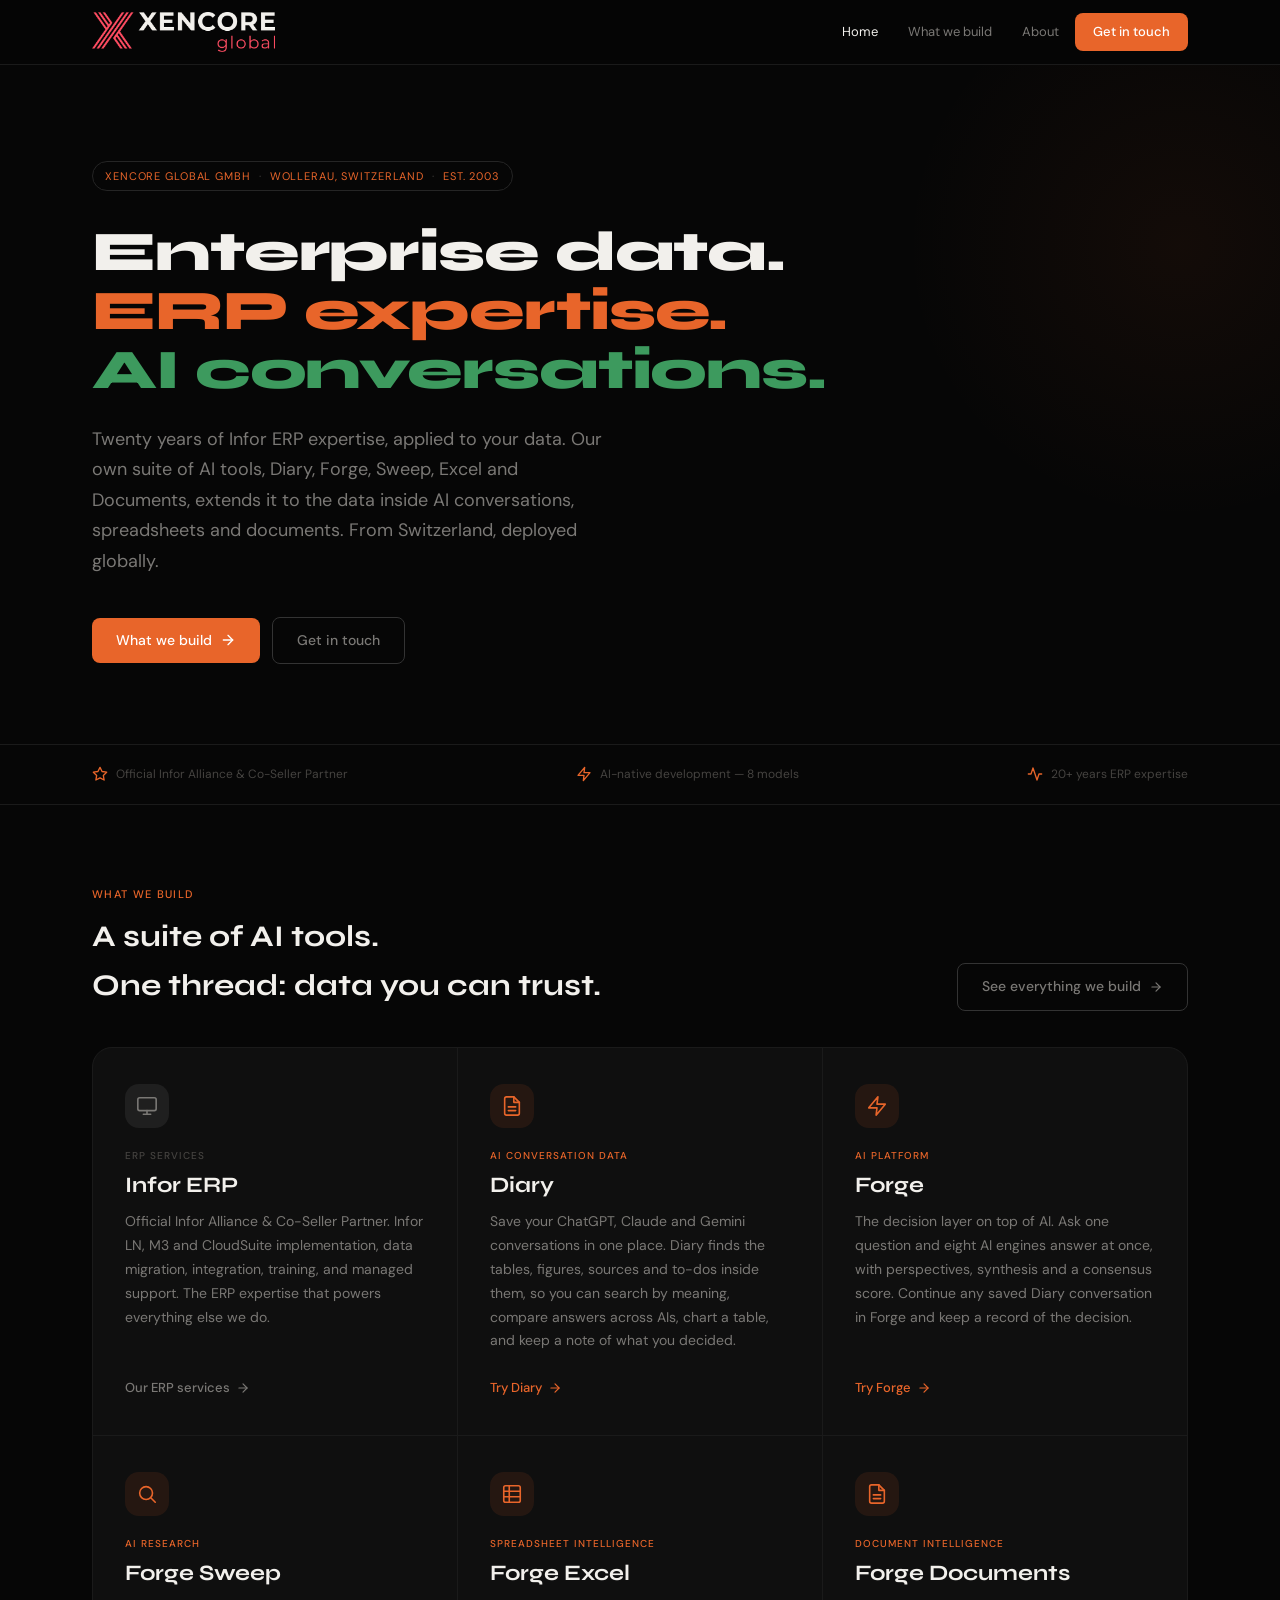
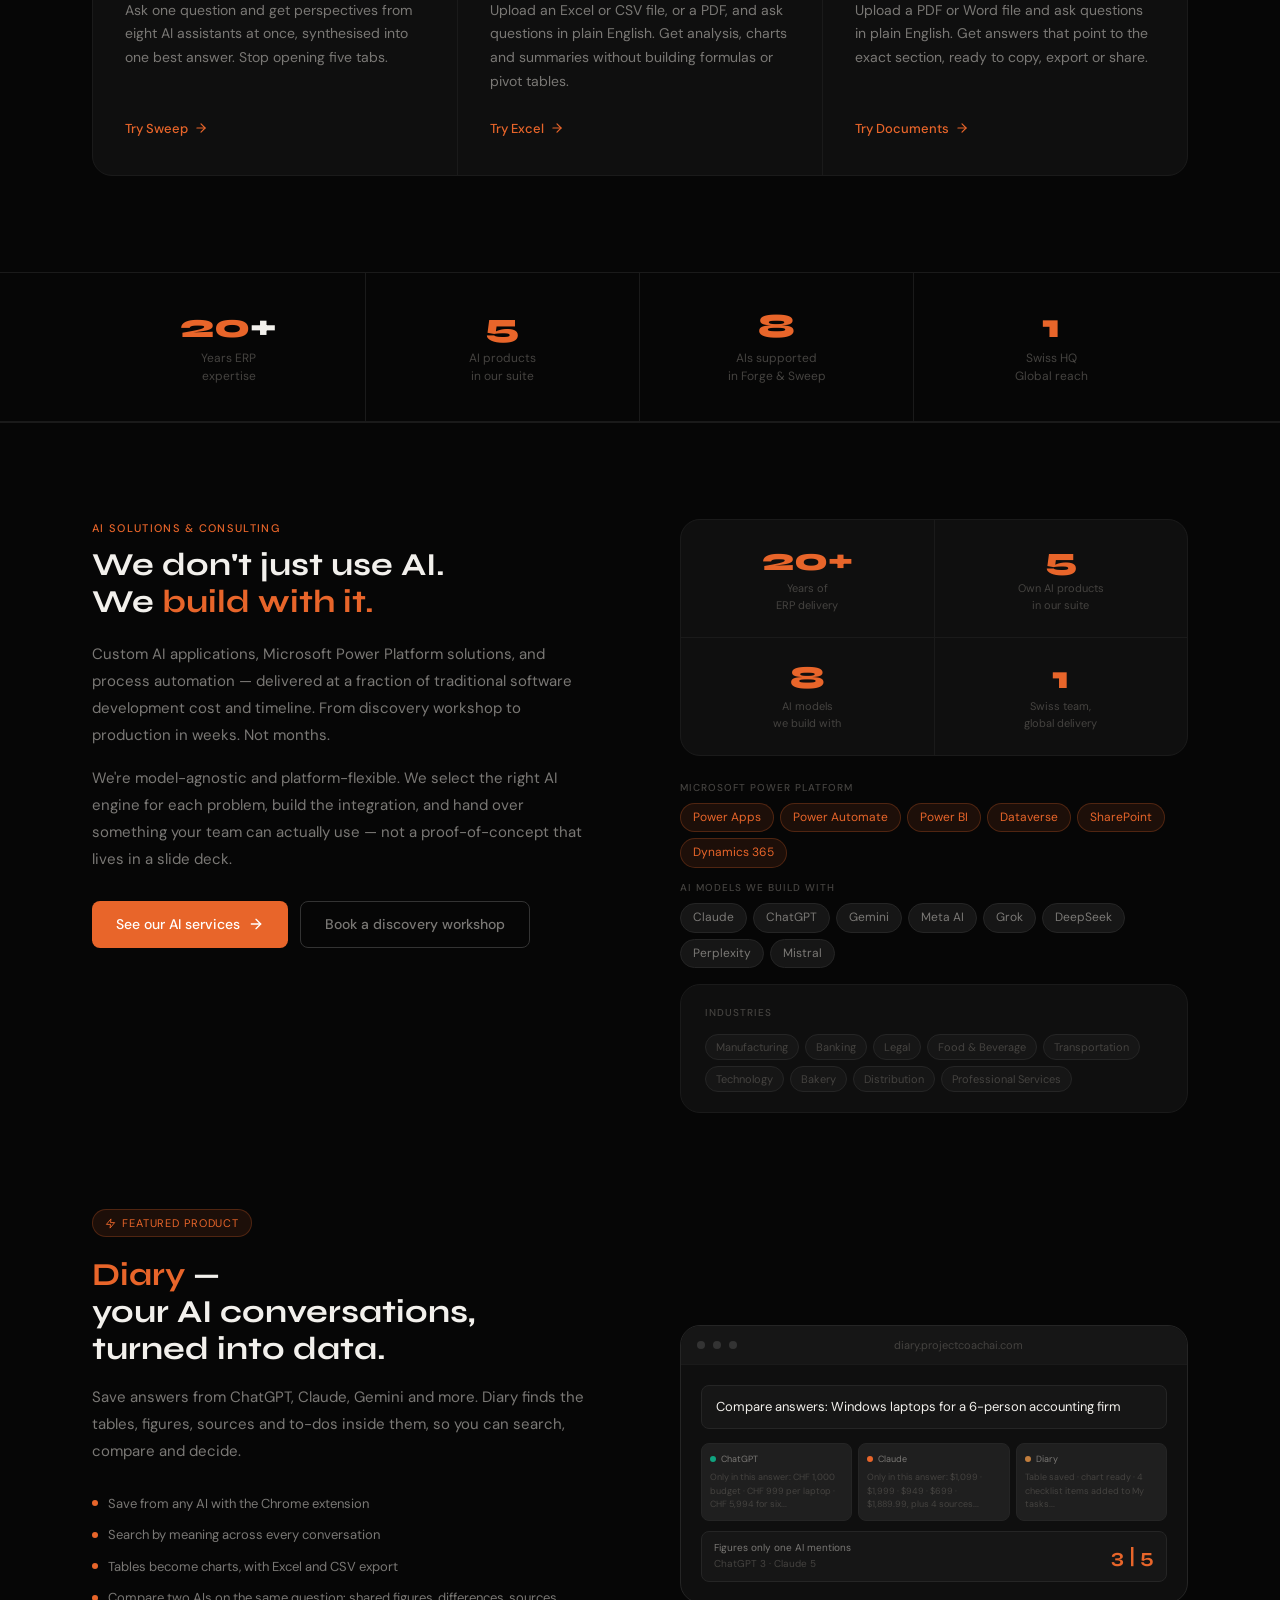
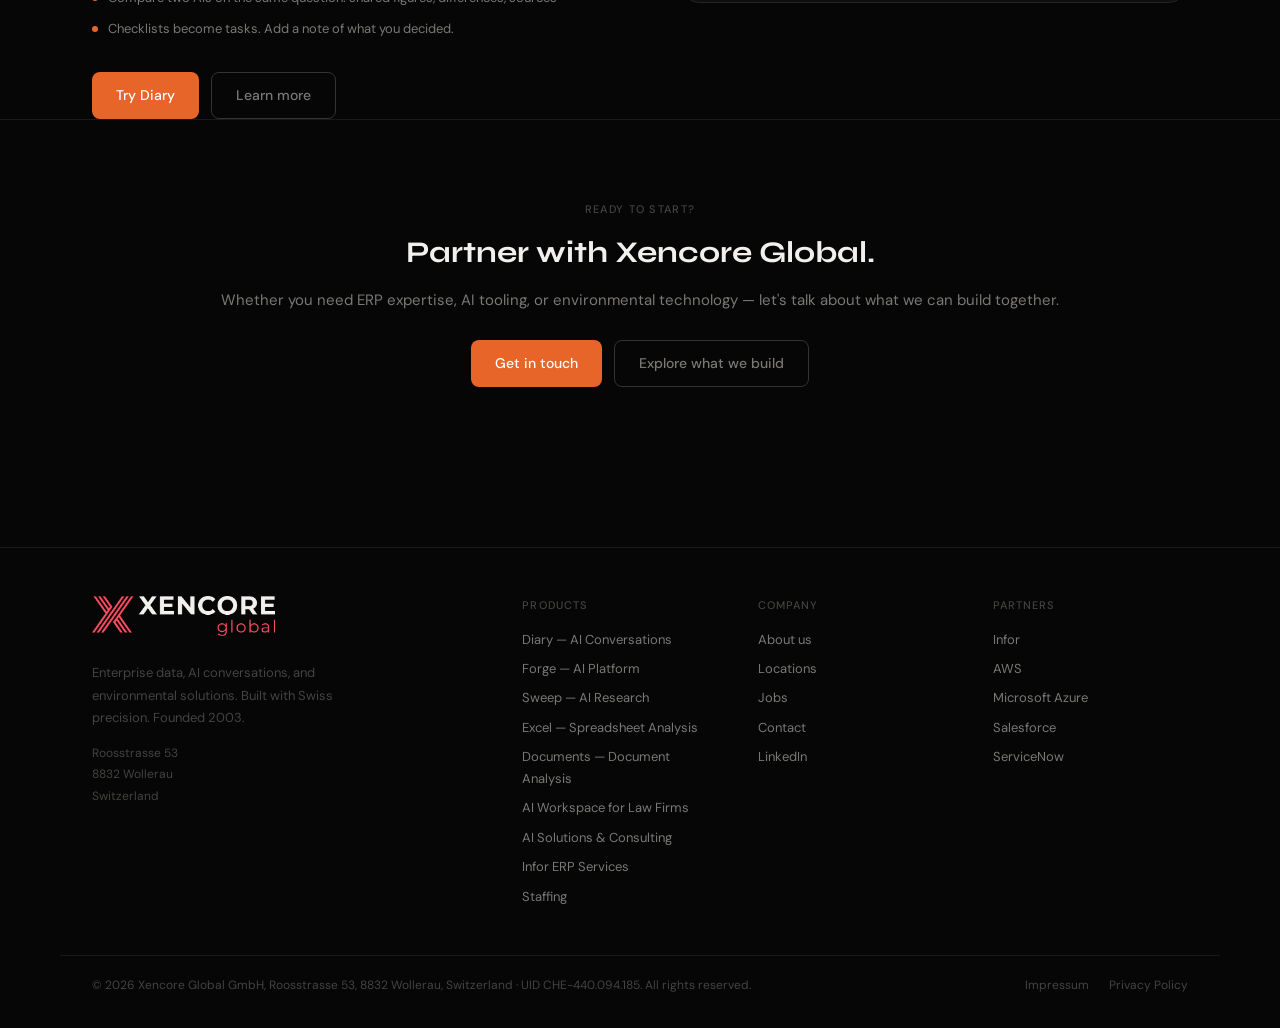
<file: index.html>
<!DOCTYPE html>
<html lang="en">
<head>
<meta charset="UTF-8">
<meta name="viewport" content="width=device-width, initial-scale=1.0">
<title>Xencore Global GmbH — Enterprise Data. ERP Expertise. AI Conversations.</title>
<meta name="description" content="Xencore Global GmbH builds Diary, Forge, Sweep, Excel and Documents, a suite of AI tools that turn conversations and files into usable data, and delivers Infor ERP solutions. Headquartered in Wollerau, Switzerland.">
<link rel="stylesheet" href="style.css">
<style>
/* ---- PAGE-SPECIFIC: HOME ---------------------------------- */

/* Hero */
.hero {
  padding: 96px 0 80px;
  position: relative;
  overflow: hidden;
}
.hero::before {
  content: '';
  position: absolute;
  top: -120px; right: -200px;
  width: 600px; height: 600px;
  background: radial-gradient(circle, rgba(232,101,42,0.06) 0%, transparent 65%);
  pointer-events: none;
}
.hero__inner {
  max-width: 1160px;
  margin: 0 auto;
  padding: 0 32px;
}
.hero__label {
  display: inline-flex;
  align-items: center;
  gap: 8px;
  padding: 5px 12px;
  border: 1px solid var(--bdr-2);
  border-radius: 999px;
  font-size: 11px;
  color: var(--tx-muted);
  letter-spacing: 0.08em;
  text-transform: uppercase;
  margin-bottom: 32px;
}
.hero__label span { color: var(--xc-orange); }

.hero__headline {
  font-family: var(--font-display);
  font-size: clamp(32px, 4.4vw, 56px);
  font-weight: 800;
  color: var(--tx-primary);
  line-height: 1.05;
  letter-spacing: -0.02em;
  max-width: 800px;
  margin-bottom: 24px;
}
.hero__headline em {
  font-style: normal;
  color: var(--xc-orange);
}
.hero__headline .line-green {
  color: var(--xc-green-light);
}

.hero__sub {
  font-size: 18px;
  color: var(--tx-secondary);
  line-height: 1.7;
  max-width: 520px;
  margin-bottom: 40px;
}

.hero__actions {
  display: flex;
  align-items: center;
  gap: 12px;
  flex-wrap: wrap;
}

/* Products intro section */
.products {
  padding: 80px 0 96px;
}
.products__head {
  max-width: 1160px;
  margin: 0 auto;
  padding: 0 32px;
  display: flex;
  align-items: flex-end;
  justify-content: space-between;
  margin-bottom: 36px;
  gap: 24px;
  flex-wrap: wrap;
}
.products__title {
  font-family: var(--font-display);
  font-size: clamp(22px, 3vw, 30px);
  font-weight: 700;
  color: var(--tx-primary);
  margin-top: 8px;
}
.products__grid-wrap {
  max-width: 1160px;
  margin: 0 auto;
  padding: 0 32px;
}

/* Stats row */
.stats {
  border-top: 1px solid var(--bdr-1);
  border-bottom: 1px solid var(--bdr-1);
  padding: 0;
}
.stats__inner {
  max-width: 1160px;
  margin: 0 auto;
  padding: 0 32px;
  display: grid;
  grid-template-columns: repeat(4, 1fr);
}
.stat {
  padding: 36px 24px;
  border-right: 1px solid var(--bdr-1);
  text-align: center;
}
.stat:last-child { border-right: none; }
.stat__num {
  font-family: var(--font-display);
  font-size: 34px;
  font-weight: 800;
  color: var(--tx-primary);
  line-height: 1;
  margin-bottom: 6px;
}
.stat__num span { color: var(--xc-orange); }
.stat__label {
  font-size: 12px;
  color: var(--tx-muted);
  line-height: 1.5;
}

/* AI native section on home */
.ai-native {
  padding: 96px 0;
  border-top: 1px solid var(--bdr-1);
}
.ai-native__inner {
  max-width: 1160px;
  margin: 0 auto;
  padding: 0 32px;
  display: grid;
  grid-template-columns: 1fr 1fr;
  gap: 80px;
  align-items: start;
}
.ai-native__title {
  font-family: var(--font-display);
  font-size: clamp(24px, 2.8vw, 32px);
  font-weight: 700;
  color: var(--tx-primary);
  line-height: 1.15;
  margin-top: 10px;
  margin-bottom: 20px;
}
.ai-native__title span { color: var(--xc-orange); }
.ai-native__desc {
  font-size: 15px;
  color: var(--tx-secondary);
  line-height: 1.8;
  margin-bottom: 28px;
}
.ai-native__stack {
  display: flex;
  flex-direction: column;
  gap: 12px;
}
.ai-native__stack-row {
  display: flex;
  flex-direction: column;
  gap: 6px;
}
.ai-native__stack-label {
  font-size: 10px;
  font-weight: 500;
  letter-spacing: 0.10em;
  text-transform: uppercase;
  color: var(--tx-muted);
}
.ai-native__stack-tags {
  display: flex;
  flex-wrap: wrap;
  gap: 6px;
}
.ai-native__stack-tag {
  padding: 4px 12px;
  background: var(--surf-2);
  border: 1px solid var(--bdr-2);
  border-radius: 999px;
  font-size: 12px;
  color: var(--tx-secondary);
}
.ai-native__stack-tag--orange {
  border-color: var(--xc-orange-bdr);
  color: var(--xc-orange);
  background: var(--xc-orange-dim);
}
.ai-native__metrics {
  display: grid;
  grid-template-columns: 1fr 1fr;
  gap: 1px;
  background: var(--bdr-1);
  border: 1px solid var(--bdr-1);
  border-radius: var(--r-xl);
  overflow: hidden;
  margin-bottom: 24px;
}
.ai-native__metric {
  background: var(--surf-1);
  padding: 24px;
  text-align: center;
}
.ai-native__metric-num {
  font-family: var(--font-display);
  font-size: 32px;
  font-weight: 800;
  color: var(--xc-orange);
  line-height: 1;
  margin-bottom: 4px;
}
.ai-native__metric-label {
  font-size: 11px;
  color: var(--tx-muted);
  line-height: 1.5;
}
.ai-native__industries {
  padding: 20px 24px;
  background: var(--surf-1);
  border: 1px solid var(--bdr-1);
  border-radius: var(--r-xl);
}
.ai-native__industries-label {
  font-size: 10px;
  font-weight: 500;
  letter-spacing: 0.10em;
  text-transform: uppercase;
  color: var(--tx-muted);
  margin-bottom: 12px;
}
.ai-native__industries-tags {
  display: flex;
  flex-wrap: wrap;
  gap: 6px;
}
.ai-native__industries-tag {
  padding: 3px 10px;
  background: var(--surf-2);
  border: 1px solid var(--bdr-2);
  border-radius: 999px;
  font-size: 11px;
  color: var(--tx-muted);
}

@media (max-width: 960px) {
  .ai-native__inner { grid-template-columns: 1fr; gap: 40px; }
}

  padding: 96px 0;
  border-top: 1px solid var(--bdr-1);
}
.forge-feature__inner {
  max-width: 1160px;
  margin: 0 auto;
  padding: 0 32px;
  display: grid;
  grid-template-columns: 1fr 1fr;
  gap: 80px;
  align-items: center;
}
.forge-feature__badge {
  display: inline-flex;
  align-items: center;
  gap: 6px;
  padding: 4px 12px;
  background: var(--xc-orange-dim);
  border: 1px solid var(--xc-orange-bdr);
  border-radius: 999px;
  font-size: 11px;
  color: var(--xc-orange);
  letter-spacing: 0.08em;
  text-transform: uppercase;
  margin-bottom: 20px;
}
.forge-feature__title {
  font-family: var(--font-display);
  font-size: clamp(24px, 2.8vw, 32px);
  font-weight: 700;
  color: var(--tx-primary);
  line-height: 1.15;
  margin-bottom: 16px;
}
.forge-feature__title span { color: var(--xc-orange); }
.forge-feature__desc {
  font-size: 15px;
  color: var(--tx-secondary);
  line-height: 1.8;
  margin-bottom: 28px;
}
.forge-feature__points {
  display: flex;
  flex-direction: column;
  gap: 10px;
  margin-bottom: 32px;
}
.forge-feature__point {
  display: flex;
  align-items: center;
  gap: 10px;
  font-size: 13px;
  color: var(--tx-secondary);
}
.forge-feature__point-dot {
  width: 6px; height: 6px;
  border-radius: 50%;
  background: var(--xc-orange);
  flex-shrink: 0;
}

/* Forge product preview block */
.forge-preview {
  background: var(--surf-1);
  border: 1px solid var(--bdr-2);
  border-radius: var(--r-xl);
  overflow: hidden;
}
.forge-preview__bar {
  padding: 10px 16px;
  background: var(--surf-2);
  border-bottom: 1px solid var(--bdr-1);
  display: flex;
  align-items: center;
  gap: 8px;
}
.forge-preview__dot {
  width: 8px; height: 8px;
  border-radius: 50%;
  background: var(--bdr-3);
}
.forge-preview__url {
  flex: 1;
  font-size: 11px;
  color: var(--tx-muted);
  text-align: center;
}
.forge-preview__body { padding: 20px; }
.forge-preview__question {
  font-size: 13px;
  color: var(--tx-primary);
  padding: 10px 14px;
  background: var(--surf-2);
  border: 1px solid var(--bdr-2);
  border-radius: var(--r-md);
  margin-bottom: 14px;
}
.forge-preview__cards {
  display: grid;
  grid-template-columns: repeat(3, 1fr);
  gap: 6px;
  margin-bottom: 10px;
}
.forge-preview__card {
  background: var(--surf-3);
  border: 1px solid var(--bdr-2);
  border-radius: var(--r-md);
  padding: 8px;
}
.forge-preview__card-head {
  display: flex;
  align-items: center;
  gap: 5px;
  margin-bottom: 5px;
}
.forge-preview__card-dot {
  width: 6px; height: 6px;
  border-radius: 50%;
}
.forge-preview__card-name {
  font-size: 9px;
  color: var(--tx-secondary);
}
.forge-preview__card-body {
  font-size: 9px;
  color: var(--tx-muted);
  line-height: 1.5;
}
.forge-preview__consensus {
  background: var(--surf-2);
  border: 1px solid var(--bdr-2);
  border-radius: var(--r-md);
  padding: 8px 12px;
  display: flex;
  align-items: center;
  justify-content: space-between;
}
.forge-preview__consensus-label { font-size: 10px; color: var(--tx-secondary); }
.forge-preview__consensus-score {
  font-family: var(--font-display);
  font-size: 20px;
  font-weight: 700;
  color: var(--xc-orange);
}

/* CTA band */
.cta-band {
  padding: 80px 0;
  border-top: 1px solid var(--bdr-1);
  text-align: center;
}
.cta-band__title {
  font-family: var(--font-display);
  font-size: clamp(22px, 2.6vw, 30px);
  font-weight: 700;
  color: var(--tx-primary);
  margin-bottom: 10px;
}
.cta-band__sub {
  font-size: 15px;
  color: var(--tx-secondary);
  margin-bottom: 28px;
}
.cta-band__actions {
  display: flex;
  gap: 12px;
  justify-content: center;
  flex-wrap: wrap;
}

@media (max-width: 960px) {
  .stats__inner { grid-template-columns: repeat(2, 1fr); }
  .stat:nth-child(2) { border-right: none; }
  .stat:nth-child(3) { border-top: 1px solid var(--bdr-1); }
  .stat:nth-child(4) { border-top: 1px solid var(--bdr-1); border-right: none; }
  .forge-feature__inner { grid-template-columns: 1fr; gap: 40px; }
}
@media (max-width: 640px) {
  .hero { padding: 64px 0 56px; }
  .stats__inner { grid-template-columns: 1fr 1fr; }
  .hero__inner { padding: 0 20px; }
  .products__head { padding: 0 20px; }
  .products__grid-wrap { padding: 0 20px; }
  .forge-feature__inner { padding: 0 20px; }
}
.forge-feature__inner.container { display: grid; grid-template-columns: 1fr 1fr; gap: 80px; align-items: center; }
@media (max-width: 960px) { .forge-feature__inner.container { grid-template-columns: 1fr; gap: 40px; } }
</style>
<link rel="icon" type="image/png" href="assets/favicon.png">
</head>
<body>

<nav class="xc-nav" role="navigation" aria-label="Main navigation">
  <div class="xc-nav__inner">
    <a href="index.html" class="xc-nav__logo xc-nav__logo--img" aria-label="Xencore Global home">
      <img src="assets/xencore-logo.png" alt="Xencore Global" class="xc-logo-img" width="184" height="40">
    </a>

    <div class="xc-nav__links" id="xc-nav-links">
      <a href="index.html"          class="xc-nav__link is-active">Home</a>
      <a href="what-we-build.html"  class="xc-nav__link">What we build</a>
      <a href="about.html"          class="xc-nav__link">About</a>
      <a href="about.html#contact"  class="btn btn--primary" style="font-size:13px;padding:8px 18px">Get in touch</a>
    </div>

    <button class="xc-nav__toggle"
            aria-label="Toggle navigation"
            aria-expanded="false"
            onclick="toggleNav(this)">
      &#9776;
    </button>
  </div>
</nav>


<!-- HERO -->
<section class="hero" aria-labelledby="hero-headline">
  <div class="hero__inner">

    <div class="hero__label fade-up">
      <span>Xencore Global GmbH</span>
      &middot;
      <span>Wollerau, Switzerland</span>
      &middot;
      <span>Est. 2003</span>
    </div>

    <h1 class="hero__headline fade-up fade-up-1" id="hero-headline">
      Enterprise data.<br>
      <em>ERP expertise.</em><br>
      <span class="line-green">AI conversations.</span>
    </h1>

    <p class="hero__sub fade-up fade-up-2">
      Twenty years of Infor ERP expertise, applied to your data. Our own
      suite of AI tools, Diary, Forge, Sweep, Excel and Documents, extends it to the data
      inside AI conversations, spreadsheets and documents.
      From Switzerland, deployed globally.
    </p>

    <div class="hero__actions fade-up fade-up-3">
      <a href="what-we-build.html" class="btn btn--primary">
        What we build
        <svg viewBox="0 0 24 24" aria-hidden="true">
          <line x1="5" y1="12" x2="19" y2="12"/>
          <polyline points="12 5 19 12 12 19"/>
        </svg>
      </a>
      <a href="about.html#contact" class="btn btn--ghost">Get in touch</a>
    </div>

  </div>
</section>


<!-- CREDENTIAL STRIP -->
<div class="xc-creds">
  <div class="xc-creds__inner">
    <div class="xc-cred">
      <svg viewBox="0 0 24 24" aria-hidden="true">
        <path d="M12 2l3.09 6.26L22 9.27l-5 4.87 1.18 6.88L12 17.77l-6.18 3.25L7 14.14 2 9.27l6.91-1.01L12 2z"/>
      </svg>
      Official Infor Alliance &amp; Co-Seller Partner
    </div>
    <div class="xc-cred">
      <svg viewBox="0 0 24 24" aria-hidden="true">
        <polygon points="13 2 3 14 12 14 11 22 21 10 12 10 13 2"/>
      </svg>
      AI-native development — 8 models
    </div>
    <div class="xc-cred">
      <svg viewBox="0 0 24 24" aria-hidden="true">
        <polyline points="22 12 18 12 15 21 9 3 6 12 2 12"/>
      </svg>
      20+ years ERP expertise
    </div>
  </div>
</div>


<!-- PRODUCTS -->
<section class="products" aria-labelledby="products-title">
  <div class="products__head">
    <div>
      <div class="eyebrow eyebrow--orange">What we build</div>
      <h2 class="products__title" id="products-title">
        A suite of AI tools.<br>One thread: data you can trust.
      </h2>
    </div>
    <a href="what-we-build.html" class="btn btn--ghost">
      See everything we build
      <svg viewBox="0 0 24 24" aria-hidden="true" style="width:14px;height:14px;stroke:currentColor;fill:none;stroke-width:2;stroke-linecap:round;stroke-linejoin:round">
        <line x1="5" y1="12" x2="19" y2="12"/>
        <polyline points="12 5 19 12 12 19"/>
      </svg>
    </a>
  </div>

  <div class="products__grid-wrap">
    <div class="xc-product-grid">

      <!-- ERP Services -->
      <div class="xc-product-card">
        <div class="xc-product-card__icon xc-product-card__icon--steel" aria-hidden="true">
          <svg viewBox="0 0 24 24">
            <rect x="2" y="3" width="20" height="14" rx="2"/>
            <line x1="8" y1="21" x2="16" y2="21"/>
            <line x1="12" y1="17" x2="12" y2="21"/>
          </svg>
        </div>
        <div class="xc-product-card__tag xc-product-card__tag--steel">ERP Services</div>
        <div class="xc-product-card__name">Infor ERP</div>
        <div class="xc-product-card__desc">
          Official Infor Alliance &amp; Co-Seller Partner. Infor LN, M3 and CloudSuite
          implementation, data migration, integration, training, and managed support.
          The ERP expertise that powers everything else we do.
        </div>
        <a href="what-we-build.html#erp"
           class="xc-product-card__link xc-product-card__link--steel">
          Our ERP services
          <svg viewBox="0 0 24 24">
            <line x1="5" y1="12" x2="19" y2="12"/>
            <polyline points="12 5 19 12 12 19"/>
          </svg>
        </a>
      </div>

      <!-- Diary -->
      <div class="xc-product-card">
        <div class="xc-product-card__icon xc-product-card__icon--orange" aria-hidden="true">
          <svg viewBox="0 0 24 24">
            <path d="M14 2H6a2 2 0 0 0-2 2v16a2 2 0 0 0 2 2h12a2 2 0 0 0 2-2V8z"/>
            <polyline points="14 2 14 8 20 8"/>
            <line x1="16" y1="13" x2="8" y2="13"/>
            <line x1="16" y1="17" x2="8" y2="17"/>
          </svg>
        </div>
        <div class="xc-product-card__tag xc-product-card__tag--orange">AI conversation data</div>
        <div class="xc-product-card__name">Diary</div>
        <div class="xc-product-card__desc">
          Save your ChatGPT, Claude and Gemini conversations in one place. Diary finds the
          tables, figures, sources and to-dos inside them, so you can search by meaning,
          compare answers across AIs, chart a table, and keep a note of what you decided.
        </div>
        <a href="https://diary.projectcoachai.com"
           class="xc-product-card__link xc-product-card__link--orange">
          Try Diary
          <svg viewBox="0 0 24 24"><line x1="5" y1="12" x2="19" y2="12"/><polyline points="12 5 19 12 12 19"/></svg>
        </a>
      </div>

      <!-- Forge -->
      <div class="xc-product-card">
        <div class="xc-product-card__icon xc-product-card__icon--orange" aria-hidden="true">
          <svg viewBox="0 0 24 24">
            <polygon points="13 2 3 14 12 14 11 22 21 10 12 10 13 2"/>
          </svg>
        </div>
        <div class="xc-product-card__tag xc-product-card__tag--orange">AI Platform</div>
        <div class="xc-product-card__name">Forge</div>
        <div class="xc-product-card__desc">
          The decision layer on top of AI. Ask one question and eight AI engines answer
          at once, with perspectives, synthesis and a consensus score. Continue any saved
          Diary conversation in Forge and keep a record of the decision.
        </div>
        <a href="https://forge.projectcoachai.com"
           class="xc-product-card__link xc-product-card__link--orange">
          Try Forge
          <svg viewBox="0 0 24 24"><line x1="5" y1="12" x2="19" y2="12"/><polyline points="12 5 19 12 12 19"/></svg>
        </a>
      </div>

      <!-- Forge Sweep -->
      <div class="xc-product-card">
        <div class="xc-product-card__icon xc-product-card__icon--orange" aria-hidden="true">
          <svg viewBox="0 0 24 24"><circle cx="11" cy="11" r="7"/><line x1="21" y1="21" x2="16.65" y2="16.65"/></svg>
        </div>
        <div class="xc-product-card__tag xc-product-card__tag--orange">AI research</div>
        <div class="xc-product-card__name">Forge Sweep</div>
        <div class="xc-product-card__desc">
          Ask one question and get perspectives from eight AI assistants at once, synthesised into one best answer. Stop opening five tabs.
        </div>
        <a href="https://forge.projectcoachai.com/broadcast"
           class="xc-product-card__link xc-product-card__link--orange">
          Try Sweep
          <svg viewBox="0 0 24 24"><line x1="5" y1="12" x2="19" y2="12"/><polyline points="12 5 19 12 12 19"/></svg>
        </a>
      </div>

      <!-- Forge Excel -->
      <div class="xc-product-card">
        <div class="xc-product-card__icon xc-product-card__icon--orange" aria-hidden="true">
          <svg viewBox="0 0 24 24"><rect x="3" y="3" width="18" height="18" rx="2"/><line x1="3" y1="9" x2="21" y2="9"/><line x1="3" y1="15" x2="21" y2="15"/><line x1="9" y1="3" x2="9" y2="21"/></svg>
        </div>
        <div class="xc-product-card__tag xc-product-card__tag--orange">Spreadsheet intelligence</div>
        <div class="xc-product-card__name">Forge Excel</div>
        <div class="xc-product-card__desc">
          Upload an Excel or CSV file, or a PDF, and ask questions in plain English. Get analysis, charts and summaries without building formulas or pivot tables.
        </div>
        <a href="https://forge.projectcoachai.com/excel"
           class="xc-product-card__link xc-product-card__link--orange">
          Try Excel
          <svg viewBox="0 0 24 24"><line x1="5" y1="12" x2="19" y2="12"/><polyline points="12 5 19 12 12 19"/></svg>
        </a>
      </div>

      <!-- Forge Documents -->
      <div class="xc-product-card">
        <div class="xc-product-card__icon xc-product-card__icon--orange" aria-hidden="true">
          <svg viewBox="0 0 24 24"><path d="M14 2H6a2 2 0 0 0-2 2v16a2 2 0 0 0 2 2h12a2 2 0 0 0 2-2V8z"/><polyline points="14 2 14 8 20 8"/><line x1="16" y1="13" x2="8" y2="13"/><line x1="16" y1="17" x2="8" y2="17"/></svg>
        </div>
        <div class="xc-product-card__tag xc-product-card__tag--orange">Document intelligence</div>
        <div class="xc-product-card__name">Forge Documents</div>
        <div class="xc-product-card__desc">
          Upload a PDF or Word file and ask questions in plain English. Get answers that point to the exact section, ready to copy, export or share.
        </div>
        <a href="https://forge.projectcoachai.com/documents"
           class="xc-product-card__link xc-product-card__link--orange">
          Try Documents
          <svg viewBox="0 0 24 24"><line x1="5" y1="12" x2="19" y2="12"/><polyline points="12 5 19 12 12 19"/></svg>
        </a>
      </div>
    </div>
  </div>
</section>


<!-- STATS -->
<div class="stats">
  <div class="stats__inner">
    <div class="stat">
      <div class="stat__num"><span>20</span>+</div>
      <div class="stat__label">Years ERP<br>expertise</div>
    </div>
    <div class="stat">
      <div class="stat__num"><span>5</span></div>
      <div class="stat__label">AI products<br>in our suite</div>
    </div>
    <div class="stat">
      <div class="stat__num"><span>8</span></div>
      <div class="stat__label">AIs supported<br>in Forge &amp; Sweep</div>
    </div>
    <div class="stat">
      <div class="stat__num"><span>1</span></div>
      <div class="stat__label">Swiss HQ<br>Global reach</div>
    </div>
  </div>
</div>


<!-- AI-NATIVE SECTION -->
<section class="ai-native" aria-labelledby="ai-native-title">
  <div class="ai-native__inner">

    <div>
      <div class="eyebrow eyebrow--orange">AI solutions &amp; consulting</div>
      <h2 class="ai-native__title" id="ai-native-title">
        We don't just use AI.<br>We <span>build with it.</span>
      </h2>
      <p class="ai-native__desc">
        Custom AI applications, Microsoft Power Platform solutions, and process automation —
        delivered at a fraction of traditional software development cost and timeline.
        From discovery workshop to production in weeks. Not months.
      </p>
      <p class="ai-native__desc" style="margin-top:-12px">
        We're model-agnostic and platform-flexible. We select the right AI engine
        for each problem, build the integration, and hand over something your team
        can actually use — not a proof-of-concept that lives in a slide deck.
      </p>
      <div style="display:flex;gap:12px;flex-wrap:wrap">
        <a href="what-we-build.html#ai-solutions" class="btn btn--primary">
          See our AI services
          <svg viewBox="0 0 24 24" aria-hidden="true">
            <line x1="5" y1="12" x2="19" y2="12"/>
            <polyline points="12 5 19 12 12 19"/>
          </svg>
        </a>
        <a href="about.html#contact" class="btn btn--ghost">Book a discovery workshop</a>
      </div>
    </div>

    <div>
      <div class="ai-native__metrics">
        <div class="ai-native__metric">
          <div class="ai-native__metric-num">20+</div>
          <div class="ai-native__metric-label">Years of<br>ERP delivery</div>
        </div>
        <div class="ai-native__metric">
          <div class="ai-native__metric-num">5</div>
          <div class="ai-native__metric-label">Own AI products<br>in our suite</div>
        </div>
        <div class="ai-native__metric">
          <div class="ai-native__metric-num">8</div>
          <div class="ai-native__metric-label">AI models<br>we build with</div>
        </div>
        <div class="ai-native__metric">
          <div class="ai-native__metric-num">1</div>
          <div class="ai-native__metric-label">Swiss team,<br>global delivery</div>
        </div>
      </div>

      <div class="ai-native__stack" style="margin-bottom:16px">
        <div class="ai-native__stack-row">
          <div class="ai-native__stack-label">Microsoft Power Platform</div>
          <div class="ai-native__stack-tags">
            <span class="ai-native__stack-tag ai-native__stack-tag--orange">Power Apps</span>
            <span class="ai-native__stack-tag ai-native__stack-tag--orange">Power Automate</span>
            <span class="ai-native__stack-tag ai-native__stack-tag--orange">Power BI</span>
            <span class="ai-native__stack-tag ai-native__stack-tag--orange">Dataverse</span>
            <span class="ai-native__stack-tag ai-native__stack-tag--orange">SharePoint</span>
            <span class="ai-native__stack-tag ai-native__stack-tag--orange">Dynamics 365</span>
          </div>
        </div>
        <div class="ai-native__stack-row">
          <div class="ai-native__stack-label">AI models we build with</div>
          <div class="ai-native__stack-tags">
            <span class="ai-native__stack-tag">Claude</span>
            <span class="ai-native__stack-tag">ChatGPT</span>
            <span class="ai-native__stack-tag">Gemini</span>
            <span class="ai-native__stack-tag">Meta AI</span>
            <span class="ai-native__stack-tag">Grok</span>
            <span class="ai-native__stack-tag">DeepSeek</span>
            <span class="ai-native__stack-tag">Perplexity</span>
            <span class="ai-native__stack-tag">Mistral</span>
          </div>
        </div>
      </div>

      <div class="ai-native__industries">
        <div class="ai-native__industries-label">Industries</div>
        <div class="ai-native__industries-tags">
          <span class="ai-native__industries-tag">Manufacturing</span>
          <span class="ai-native__industries-tag">Banking</span>
          <span class="ai-native__industries-tag">Legal</span>
          <span class="ai-native__industries-tag">Food &amp; Beverage</span>
          <span class="ai-native__industries-tag">Transportation</span>
          <span class="ai-native__industries-tag">Technology</span>

          <span class="ai-native__industries-tag">Bakery</span>
          <span class="ai-native__industries-tag">Distribution</span>
          <span class="ai-native__industries-tag">Professional Services</span>
        </div>
      </div>
    </div>

  </div>
</section>


<!-- FORGE FEATURE -->
<section class="forge-feature" aria-labelledby="diary-title">
  <div class="forge-feature__inner container">

    <div>
      <div class="forge-feature__badge">
        <svg viewBox="0 0 24 24" style="width:11px;height:11px;stroke:currentColor;fill:none;stroke-width:2" aria-hidden="true">
          <polygon points="13 2 3 14 12 14 11 22 21 10 12 10 13 2"/>
        </svg>
        Featured product
      </div>
      <h2 class="forge-feature__title" id="diary-title">
        <span>Diary</span> —<br>
        your AI conversations,<br>
        turned into data.
      </h2>
      <p class="forge-feature__desc">
        Save answers from ChatGPT, Claude, Gemini and more. Diary finds the
        tables, figures, sources and to-dos inside them, so you can search,
        compare and decide.
      </p>
      <div class="forge-feature__points">
        <div class="forge-feature__point">
          <div class="forge-feature__point-dot" aria-hidden="true"></div>
          Save from any AI with the Chrome extension
        </div>
        <div class="forge-feature__point">
          <div class="forge-feature__point-dot" aria-hidden="true"></div>
          Search by meaning across every conversation
        </div>
        <div class="forge-feature__point">
          <div class="forge-feature__point-dot" aria-hidden="true"></div>
          Tables become charts, with Excel and CSV export
        </div>
        <div class="forge-feature__point">
          <div class="forge-feature__point-dot" aria-hidden="true"></div>
          Compare two AIs on the same question: shared figures, differences, sources
        </div>
        <div class="forge-feature__point">
          <div class="forge-feature__point-dot" aria-hidden="true"></div>
          Checklists become tasks. Add a note of what you decided.
        </div>
      </div>
      <div style="display:flex;gap:12px;flex-wrap:wrap">
        <a href="https://diary.projectcoachai.com"
           class="btn btn--primary"
           target="_blank" rel="noopener">
          Try Diary
        </a>
        <a href="what-we-build.html#diary" class="btn btn--ghost">
          Learn more
        </a>
      </div>
    </div>

    <!-- Product preview: Compare answers (figures from a real Diary comparison) -->
    <div class="forge-preview" aria-hidden="true">
      <div class="forge-preview__bar">
        <div class="forge-preview__dot"></div>
        <div class="forge-preview__dot"></div>
        <div class="forge-preview__dot"></div>
        <div class="forge-preview__url">diary.projectcoachai.com</div>
      </div>
      <div class="forge-preview__body">
        <div class="forge-preview__question">
          Compare answers: Windows laptops for a 6-person accounting firm
        </div>
        <div class="forge-preview__cards">
          <div class="forge-preview__card">
            <div class="forge-preview__card-head">
              <div class="forge-preview__card-dot" style="background:#10A37F"></div>
              <span class="forge-preview__card-name">ChatGPT</span>
            </div>
            <div class="forge-preview__card-body">Only in this answer: CHF 1,000 budget &middot; CHF 999 per laptop &middot; CHF 5,994 for six...</div>
          </div>
          <div class="forge-preview__card">
            <div class="forge-preview__card-head">
              <div class="forge-preview__card-dot" style="background:#E8652A"></div>
              <span class="forge-preview__card-name">Claude</span>
            </div>
            <div class="forge-preview__card-body">Only in this answer: $1,099 &middot; $1,999 &middot; $949 &middot; $699 &middot; $1,889.99, plus 4 sources...</div>
          </div>
          <div class="forge-preview__card">
            <div class="forge-preview__card-head">
              <div class="forge-preview__card-dot" style="background:#C17D3C"></div>
              <span class="forge-preview__card-name">Diary</span>
            </div>
            <div class="forge-preview__card-body">Table saved &middot; chart ready &middot; 4 checklist items added to My tasks...</div>
          </div>
        </div>
        <div class="forge-preview__consensus">
          <div>
            <div class="forge-preview__consensus-label">Figures only one AI mentions</div>
            <div style="font-size:10px;color:var(--tx-muted)">ChatGPT 3 &middot; Claude 5</div>
          </div>
          <div class="forge-preview__consensus-score">3 | 5</div>
        </div>
      </div>
    </div>

  </div>
</section>


<!-- CTA BAND -->
<section class="cta-band" aria-labelledby="cta-title">
  <div class="container">
    <div class="eyebrow" style="margin-bottom:10px">Ready to start?</div>
    <h2 class="cta-band__title" id="cta-title">
      Partner with Xencore Global.
    </h2>
    <p class="cta-band__sub">
      Whether you need ERP expertise, AI tooling, or environmental technology —
      let's talk about what we can build together.
    </p>
    <div class="cta-band__actions">
      <a href="about.html#contact" class="btn btn--primary">Get in touch</a>
      <a href="what-we-build.html" class="btn btn--ghost">Explore what we build</a>
    </div>
  </div>
</section>


<!-- FOOTER -->
<footer class="xc-footer" role="contentinfo">
  <div class="xc-footer__inner">

    <div>
      <a href="index.html" class="xc-nav__logo xc-nav__logo--img" style="margin-bottom:14px;display:inline-flex">
        <img src="assets/xencore-logo.png" alt="Xencore Global" class="xc-logo-img" width="184" height="40">
      </a>
      <p class="xc-footer__brand-desc">
        Enterprise data, AI conversations, and environmental solutions.
        Built with Swiss precision. Founded 2003.
      </p>
      <address class="xc-footer__address">
        Roosstrasse 53<br>
        8832 Wollerau<br>
        Switzerland
      </address>
    </div>

    <div>
      <div class="xc-footer__col-title">Products</div>
      <div class="xc-footer__col-links">
        <a href="https://diary.projectcoachai.com">Diary — AI Conversations</a>
        <a href="https://forge.projectcoachai.com">Forge — AI Platform</a>
        <a href="https://forge.projectcoachai.com/broadcast">Sweep — AI Research</a>
        <a href="https://forge.projectcoachai.com/excel">Excel — Spreadsheet Analysis</a>
        <a href="https://forge.projectcoachai.com/documents">Documents — Document Analysis</a>
        <a href="private-ai-workspace.html">AI Workspace for Law Firms</a>
        <a href="what-we-build.html#ai-solutions">AI Solutions &amp; Consulting</a>
        <a href="what-we-build.html#erp">Infor ERP Services</a>
        <a href="what-we-build.html#staffing">Staffing</a>
      </div>
    </div>

    <div>
      <div class="xc-footer__col-title">Company</div>
      <div class="xc-footer__col-links">
        <a href="about.html">About us</a>
        <a href="about.html#locations">Locations</a>
        <a href="about.html#jobs">Jobs</a>
        <a href="about.html#contact">Contact</a>
        <a href="https://www.linkedin.com/company/xencore-global-limited/" target="_blank" rel="noopener">LinkedIn</a>
      </div>
    </div>

    <div>
      <div class="xc-footer__col-title">Partners</div>
      <div class="xc-footer__col-links">
        <a href="https://www.infor.com" target="_blank" rel="noopener">Infor</a>
        <a href="https://aws.amazon.com" target="_blank" rel="noopener">AWS</a>
        <a href="https://azure.microsoft.com" target="_blank" rel="noopener">Microsoft Azure</a>
        <a href="https://www.salesforce.com" target="_blank" rel="noopener">Salesforce</a>
        <a href="https://www.servicenow.com" target="_blank" rel="noopener">ServiceNow</a>
      </div>
    </div>

  </div>

  <div class="xc-footer__bottom">
    <div class="xc-footer__copy">
      &copy; 2026 Xencore Global GmbH, Roosstrasse 53, 8832 Wollerau, Switzerland · UID CHE-440.094.185. All rights reserved.
    </div>
    <nav class="xc-footer__legal" aria-label="Legal links">
      <a href="impressum.html">Impressum</a>
      <a href="privacy.html">Privacy Policy</a>
    </nav>
  </div>
</footer>

<script>
function toggleNav(btn) {
  const links = document.getElementById('xc-nav-links');
  const isOpen = links.classList.toggle('is-open');
  btn.setAttribute('aria-expanded', isOpen);
}
</script>

</body>
</html>
</file>
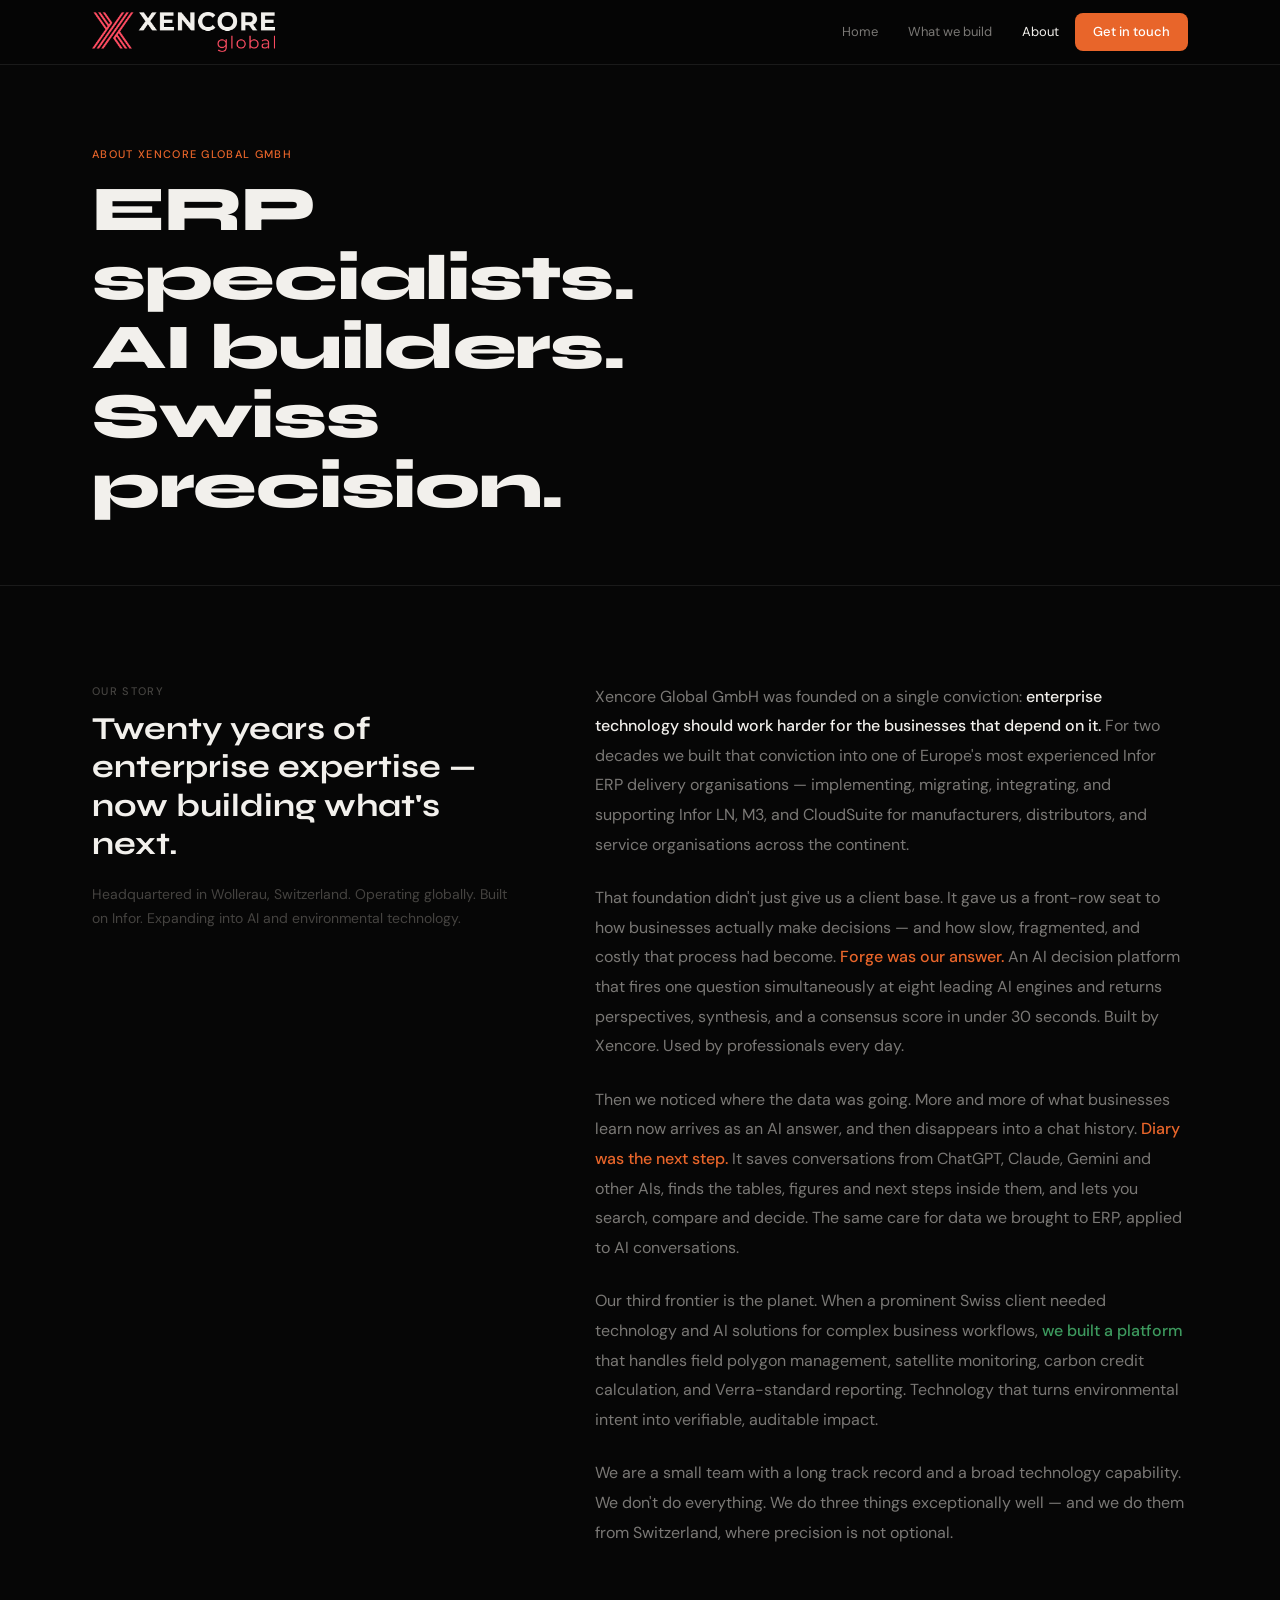
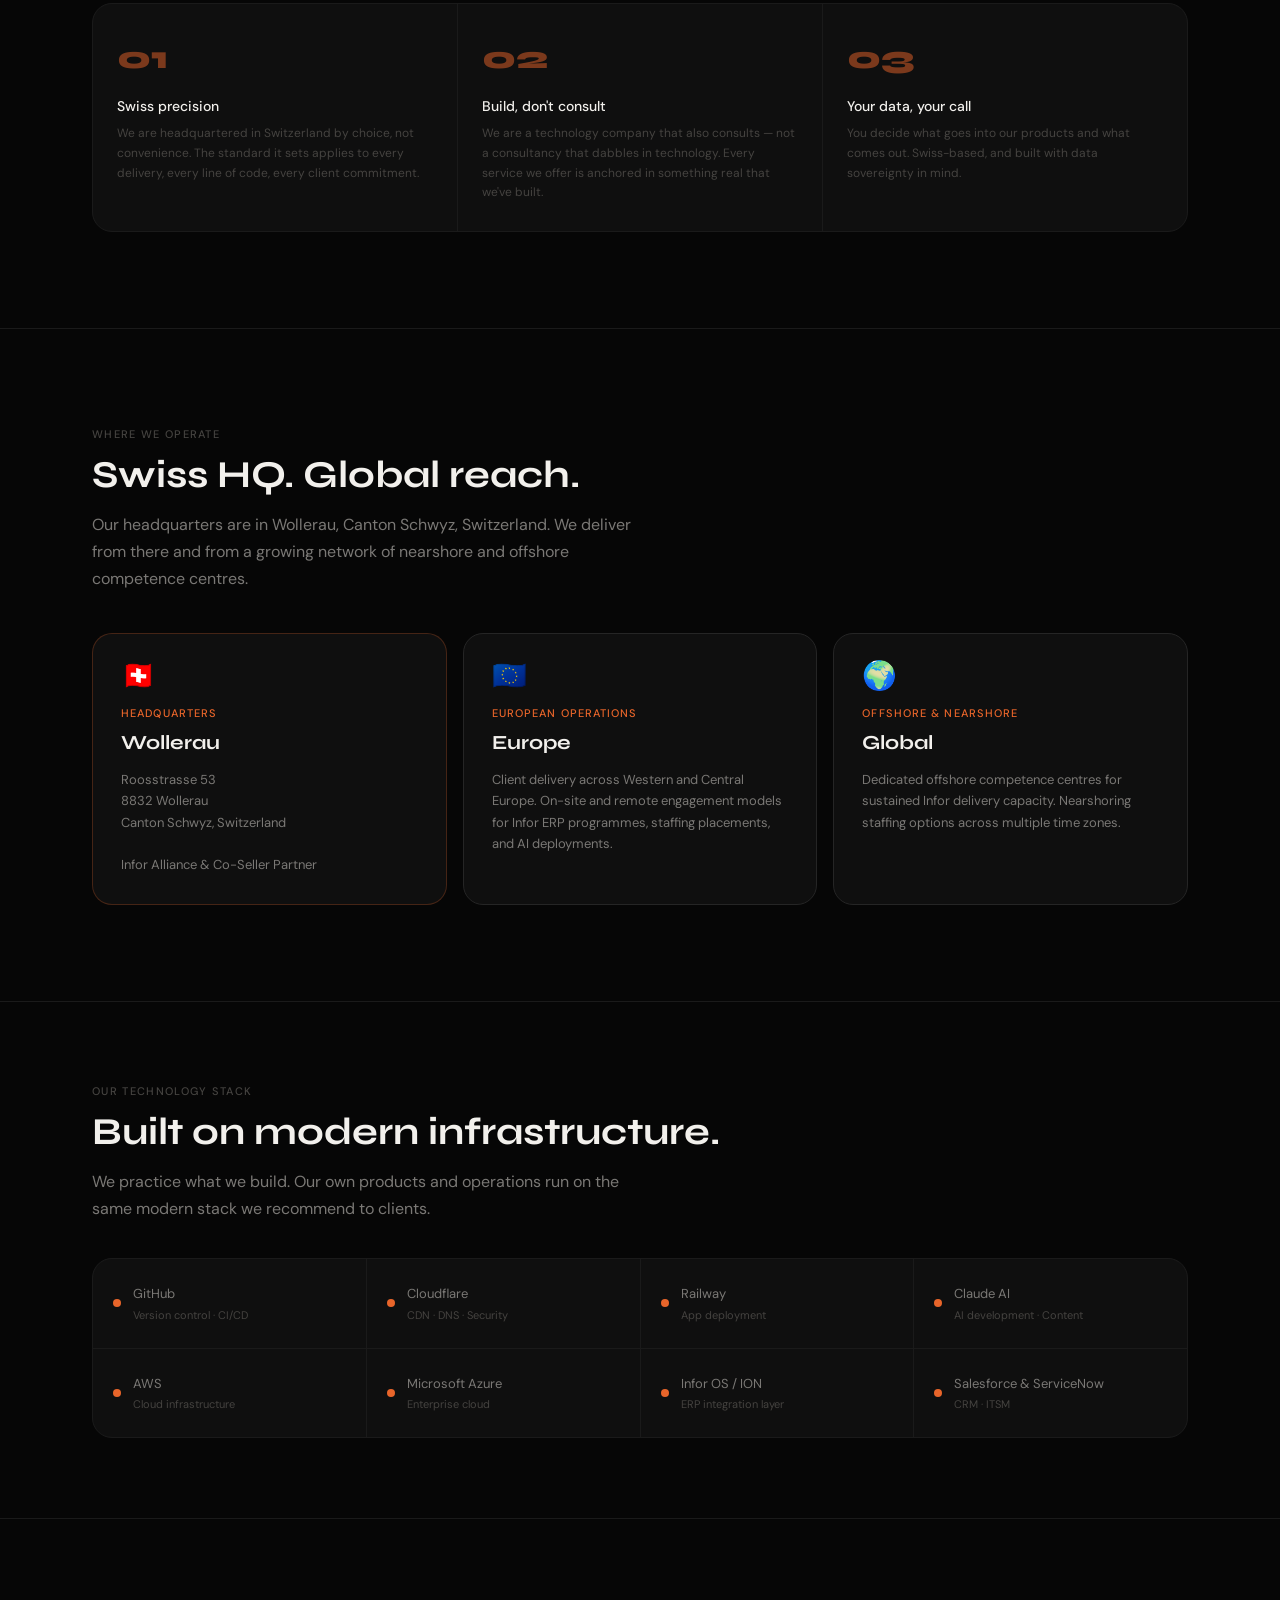
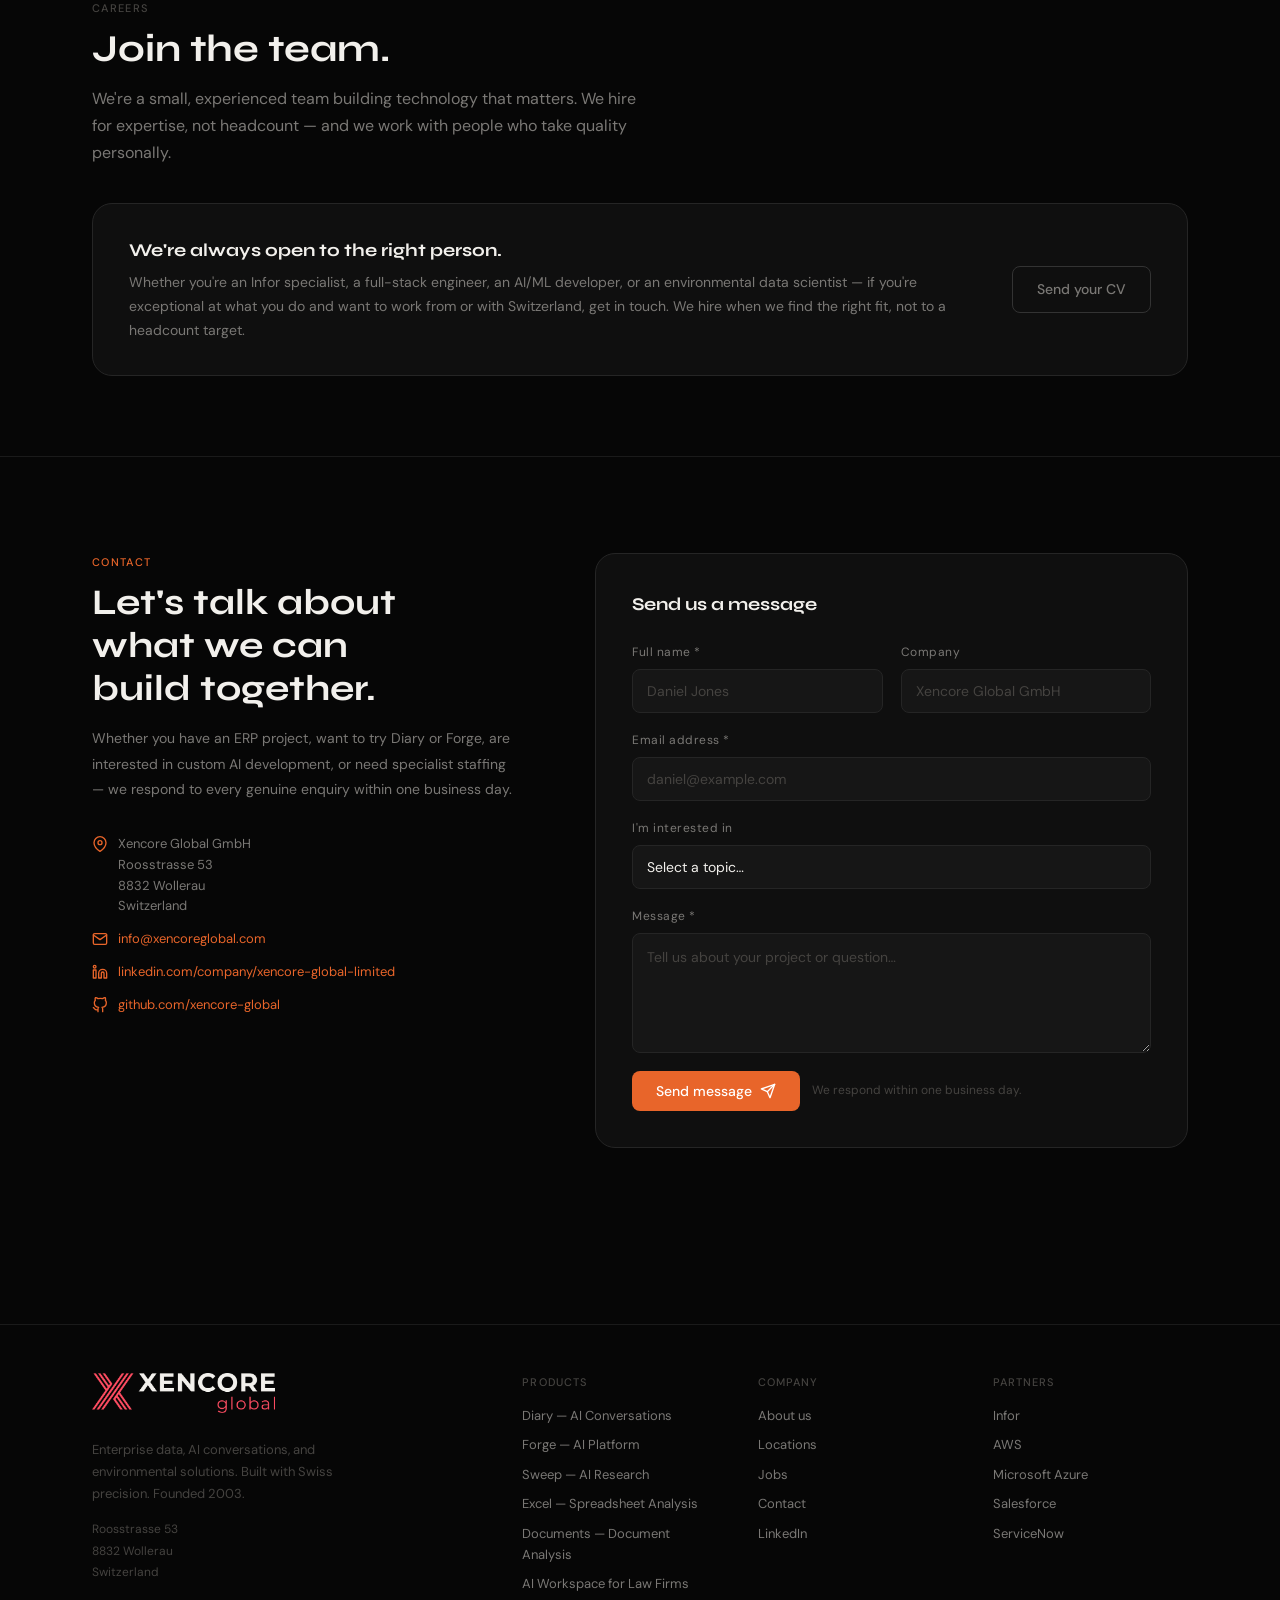
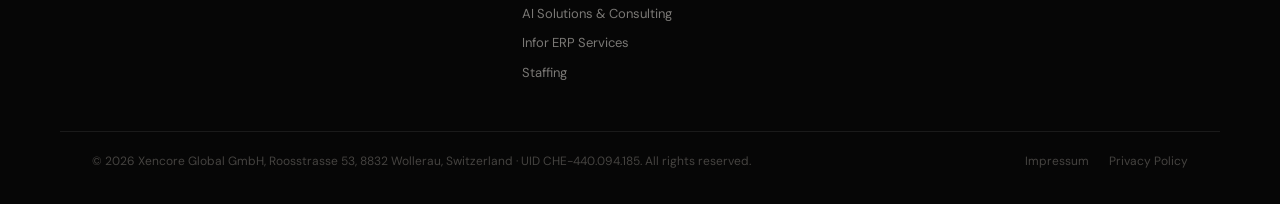
<file: about.html>
<!DOCTYPE html>
<html lang="en">
<head>
<meta charset="UTF-8">
<meta name="viewport" content="width=device-width, initial-scale=1.0">
<title>About & Contact — Xencore Global GmbH</title>
<meta name="description" content="Xencore Global GmbH — ERP specialists turned AI builders. Headquartered in Wollerau, Switzerland. Get in touch or explore career opportunities.">
<link rel="stylesheet" href="style.css">
<style>
/* ---- PAGE-SPECIFIC: ABOUT & CONTACT --------------------- */

.page-hero {
  padding: 80px 0 64px;
  border-bottom: 1px solid var(--bdr-1);
}
.page-hero__inner {
  max-width: 1160px;
  margin: 0 auto;
  padding: 0 32px;
}
.page-hero__title {
  font-family: var(--font-display);
  font-size: clamp(34px, 5vw, 64px);
  font-weight: 800;
  color: var(--tx-primary);
  line-height: 1.08;
  letter-spacing: -0.02em;
  margin-top: 12px;
  max-width: 680px;
}

/* Story section */
.story {
  padding: 96px 0;
  border-bottom: 1px solid var(--bdr-1);
}
.story__inner {
  max-width: 1160px;
  margin: 0 auto;
  padding: 0 32px;
  display: grid;
  grid-template-columns: 5fr 7fr;
  gap: 80px;
  align-items: start;
}
.story__sticky {
  position: sticky;
  top: 96px;
}
.story__label {
  font-family: var(--font-display);
  font-size: clamp(22px, 3vw, 32px);
  font-weight: 700;
  color: var(--tx-primary);
  line-height: 1.2;
  margin-top: 10px;
  margin-bottom: 20px;
}
.story__sub {
  font-size: 14px;
  color: var(--tx-muted);
  line-height: 1.7;
}

.story__body p {
  font-size: 16px;
  color: var(--tx-secondary);
  line-height: 1.85;
  margin-bottom: 24px;
}
.story__body p:last-child { margin-bottom: 0; }
.story__body strong {
  color: var(--tx-primary);
  font-weight: 500;
}
.story__body .highlight {
  color: var(--xc-orange);
  font-weight: 500;
}
.story__body .highlight-green {
  color: var(--xc-green-light);
  font-weight: 500;
}

/* Values */
.values {
  display: grid;
  grid-template-columns: repeat(3, 1fr);
  gap: 1px;
  background: var(--bdr-1);
  border: 1px solid var(--bdr-1);
  border-radius: var(--r-xl);
  overflow: hidden;
  margin-top: 48px;
}
.value {
  background: var(--surf-1);
  padding: 28px 24px;
}
.value__num {
  font-family: var(--font-display);
  font-size: 32px;
  font-weight: 800;
  color: var(--xc-orange);
  margin-bottom: 10px;
  opacity: 0.5;
}
.value__title {
  font-size: 14px;
  font-weight: 500;
  color: var(--tx-primary);
  margin-bottom: 6px;
}
.value__desc {
  font-size: 12px;
  color: var(--tx-muted);
  line-height: 1.65;
}

/* Locations */
.locations {
  padding: 96px 0;
  border-bottom: 1px solid var(--bdr-1);
}
.locations__inner {
  max-width: 1160px;
  margin: 0 auto;
  padding: 0 32px;
}
.locations__grid {
  display: grid;
  grid-template-columns: repeat(3, 1fr);
  gap: 16px;
  margin-top: 40px;
}
.location-card {
  background: var(--surf-1);
  border: 1px solid var(--bdr-2);
  border-radius: var(--r-xl);
  padding: 28px;
  transition: border-color 0.15s;
}
.location-card:hover { border-color: var(--bdr-3); }
.location-card__flag {
  font-size: 28px;
  margin-bottom: 14px;
  line-height: 1;
}
.location-card__country {
  font-size: 11px;
  letter-spacing: 0.10em;
  text-transform: uppercase;
  color: var(--xc-orange);
  margin-bottom: 4px;
  font-weight: 500;
}
.location-card__city {
  font-family: var(--font-display);
  font-size: 20px;
  font-weight: 700;
  color: var(--tx-primary);
  margin-bottom: 10px;
}
.location-card__detail {
  font-size: 13px;
  color: var(--tx-secondary);
  line-height: 1.65;
}
.location-card--hq { border-color: var(--xc-orange-bdr); }
.location-card--hq .location-card__country { color: var(--xc-orange); }

/* Stack section */
.stack {
  padding: 80px 0;
  border-bottom: 1px solid var(--bdr-1);
}
.stack__inner {
  max-width: 1160px;
  margin: 0 auto;
  padding: 0 32px;
}
.stack__grid {
  display: grid;
  grid-template-columns: repeat(4, 1fr);
  gap: 1px;
  background: var(--bdr-1);
  border: 1px solid var(--bdr-1);
  border-radius: var(--r-xl);
  overflow: hidden;
  margin-top: 36px;
}
.stack-item {
  background: var(--surf-1);
  padding: 24px 20px;
  display: flex;
  align-items: center;
  gap: 12px;
}
.stack-item__dot {
  width: 8px; height: 8px;
  border-radius: 50%;
  background: var(--xc-orange);
  flex-shrink: 0;
}
.stack-item__name { font-size: 13px; color: var(--tx-secondary); }
.stack-item__type { font-size: 11px; color: var(--tx-muted); margin-top: 1px; }

/* Jobs */
.jobs {
  padding: 80px 0;
  border-bottom: 1px solid var(--bdr-1);
}
.jobs__inner {
  max-width: 1160px;
  margin: 0 auto;
  padding: 0 32px;
}
.jobs__note {
  background: var(--surf-1);
  border: 1px solid var(--bdr-2);
  border-radius: var(--r-xl);
  padding: 32px 36px;
  display: grid;
  grid-template-columns: 1fr auto;
  gap: 24px;
  align-items: center;
  margin-top: 36px;
}
.jobs__note-title {
  font-family: var(--font-display);
  font-size: 18px;
  font-weight: 700;
  color: var(--tx-primary);
  margin-bottom: 6px;
}
.jobs__note-desc {
  font-size: 14px;
  color: var(--tx-secondary);
  line-height: 1.7;
}

/* Contact */
.contact {
  padding: 96px 0;
}
.contact__inner {
  max-width: 1160px;
  margin: 0 auto;
  padding: 0 32px;
  display: grid;
  grid-template-columns: 5fr 7fr;
  gap: 80px;
  align-items: start;
}
.contact__info-title {
  font-family: var(--font-display);
  font-size: clamp(22px, 3vw, 36px);
  font-weight: 700;
  color: var(--tx-primary);
  line-height: 1.2;
  margin-top: 10px;
  margin-bottom: 16px;
}
.contact__info-desc {
  font-size: 14px;
  color: var(--tx-secondary);
  line-height: 1.8;
  margin-bottom: 32px;
}
.contact__detail {
  display: flex;
  flex-direction: column;
  gap: 12px;
}
.contact__detail-item {
  display: flex;
  align-items: flex-start;
  gap: 10px;
  font-size: 13px;
  color: var(--tx-secondary);
  line-height: 1.6;
}
.contact__detail-item svg {
  width: 16px; height: 16px;
  stroke: var(--xc-orange);
  fill: none;
  stroke-width: 2;
  stroke-linecap: round;
  stroke-linejoin: round;
  flex-shrink: 0;
  margin-top: 2px;
}
.contact__detail-item a { color: var(--xc-orange); }
.contact__detail-item a:hover { text-decoration: underline; }

.contact__form-wrap {
  background: var(--surf-1);
  border: 1px solid var(--bdr-2);
  border-radius: var(--r-xl);
  padding: 36px;
}
.contact__form-title {
  font-family: var(--font-display);
  font-size: 18px;
  font-weight: 700;
  color: var(--tx-primary);
  margin-bottom: 24px;
}

/* Success message */
.form-success {
  display: none;
  text-align: center;
  padding: 24px 0;
}
.form-success__icon {
  width: 48px; height: 48px;
  background: var(--xc-orange-dim);
  border: 1px solid var(--xc-orange-bdr);
  border-radius: 50%;
  display: flex;
  align-items: center;
  justify-content: center;
  margin: 0 auto 16px;
}
.form-success__icon svg {
  width: 22px; height: 22px;
  stroke: var(--xc-orange);
  fill: none;
  stroke-width: 2.5;
  stroke-linecap: round;
  stroke-linejoin: round;
}
.form-success__title {
  font-family: var(--font-display);
  font-size: 17px;
  font-weight: 700;
  color: var(--tx-primary);
  margin-bottom: 6px;
}
.form-success__body { font-size: 13px; color: var(--tx-secondary); }

@media (max-width: 960px) {
  .story__inner   { grid-template-columns: 1fr; gap: 32px; }
  .story__sticky  { position: static; }
  .values         { grid-template-columns: 1fr 1fr; }
  .locations__grid { grid-template-columns: 1fr 1fr; }
  .stack__grid    { grid-template-columns: repeat(2, 1fr); }
  .jobs__note     { grid-template-columns: 1fr; }
  .contact__inner { grid-template-columns: 1fr; gap: 40px; }
}
@media (max-width: 640px) {
  .page-hero__inner  { padding: 0 20px; }
  .story__inner      { padding: 0 20px; }
  .locations__inner  { padding: 0 20px; }
  .stack__inner      { padding: 0 20px; }
  .jobs__inner       { padding: 0 20px; }
  .contact__inner    { padding: 0 20px; }
  .values            { grid-template-columns: 1fr; }
  .locations__grid   { grid-template-columns: 1fr; }
  .stack__grid       { grid-template-columns: 1fr 1fr; }
  .contact__form-wrap { padding: 24px 20px; }
}
</style>
<link rel="icon" type="image/png" href="assets/favicon.png">
</head>
<body>

<nav class="xc-nav" role="navigation" aria-label="Main navigation">
  <div class="xc-nav__inner">
    <a href="index.html" class="xc-nav__logo xc-nav__logo--img" aria-label="Xencore Global home">
      <img src="assets/xencore-logo.png" alt="Xencore Global" class="xc-logo-img" width="184" height="40">
    </a>
    <div class="xc-nav__links" id="xc-nav-links">
      <a href="index.html"          class="xc-nav__link">Home</a>
      <a href="what-we-build.html"  class="xc-nav__link">What we build</a>
      <a href="about.html"          class="xc-nav__link is-active">About</a>
      <a href="#contact"            class="btn btn--primary" style="font-size:13px;padding:8px 18px">Get in touch</a>
    </div>
    <button class="xc-nav__toggle" aria-label="Toggle navigation" aria-expanded="false" onclick="toggleNav(this)">&#9776;</button>
  </div>
</nav>


<!-- PAGE HERO -->
<div class="page-hero">
  <div class="page-hero__inner">
    <div class="eyebrow eyebrow--orange fade-up">About Xencore Global GmbH</div>
    <h1 class="page-hero__title fade-up fade-up-1">
      ERP specialists.<br>AI builders.<br>Swiss precision.
    </h1>
  </div>
</div>


<!-- STORY -->
<section class="story" aria-labelledby="story-title">
  <div class="story__inner">

    <div class="story__sticky">
      <div class="eyebrow">Our story</div>
      <h2 class="story__label" id="story-title">
        Twenty years of enterprise expertise — now building what's next.
      </h2>
      <p class="story__sub">
        Headquartered in Wollerau, Switzerland. Operating globally.
        Built on Infor. Expanding into AI and environmental technology.
      </p>
    </div>

    <div class="story__body">
      <p>
        Xencore Global GmbH was founded on a single conviction: <strong>enterprise
        technology should work harder for the businesses that depend on it.</strong>
        For two decades we built that conviction into one of Europe's most
        experienced Infor ERP delivery organisations — implementing, migrating,
        integrating, and supporting Infor LN, M3, and CloudSuite for manufacturers,
        distributors, and service organisations across the continent.
      </p>
      <p>
        That foundation didn't just give us a client base. It gave us a
        front-row seat to how businesses actually make decisions — and how
        slow, fragmented, and costly that process had become.
        <span class="highlight">Forge was our answer.</span> An AI decision platform
        that fires one question simultaneously at eight leading AI engines and returns
        perspectives, synthesis, and a consensus score in under 30 seconds.
        Built by Xencore. Used by professionals every day.
      </p>
      <p>
        Then we noticed where the data was going. More and more of what businesses
        learn now arrives as an AI answer, and then disappears into a chat history.
        <span class="highlight">Diary was the next step.</span> It saves conversations
        from ChatGPT, Claude, Gemini and other AIs, finds the tables, figures and
        next steps inside them, and lets you search, compare and decide. The same
        care for data we brought to ERP, applied to AI conversations.
      </p>
      <p>
        Our third frontier is the planet. When a prominent Swiss client needed
        technology and AI solutions for complex business workflows,
        <span class="highlight-green">we built a platform</span> that handles
        field polygon management, satellite monitoring, carbon credit calculation,
        and Verra-standard reporting. Technology that turns environmental intent
        into verifiable, auditable impact.
      </p>
      <p>
        We are a small team with a long track record and a broad technology
        capability. We don't do everything. We do three things exceptionally well —
        and we do them from Switzerland, where precision is not optional.
      </p>
    </div>

  </div>

  <div style="max-width:1160px;margin:56px auto 0;padding:0 32px">
    <div class="values">
      <div class="value">
        <div class="value__num">01</div>
        <div class="value__title">Swiss precision</div>
        <div class="value__desc">We are headquartered in Switzerland by choice, not convenience. The standard it sets applies to every delivery, every line of code, every client commitment.</div>
      </div>
      <div class="value">
        <div class="value__num">02</div>
        <div class="value__title">Build, don't consult</div>
        <div class="value__desc">We are a technology company that also consults — not a consultancy that dabbles in technology. Every service we offer is anchored in something real that we've built.</div>
      </div>
      <div class="value">
        <div class="value__num">03</div>
        <div class="value__title">Your data, your call</div>
        <div class="value__desc">You decide what goes into our products and what comes out. Swiss-based, and built with data sovereignty in mind.</div>
      </div>
    </div>
  </div>
</section>


<!-- LOCATIONS -->
<section class="locations" id="locations" aria-labelledby="locations-title">
  <div class="locations__inner">
    <div class="eyebrow">Where we operate</div>
    <h2 class="xc-section-title" style="margin-top:10px" id="locations-title">
      Swiss HQ. Global reach.
    </h2>
    <p class="xc-section-sub">
      Our headquarters are in Wollerau, Canton Schwyz, Switzerland.
      We deliver from there and from a growing network of nearshore and
      offshore competence centres.
    </p>

    <div class="locations__grid">
      <div class="location-card location-card--hq">
        <div class="location-card__flag" aria-hidden="true">🇨🇭</div>
        <div class="location-card__country">Headquarters</div>
        <div class="location-card__city">Wollerau</div>
        <div class="location-card__detail">
          Roosstrasse 53<br>
          8832 Wollerau<br>
          Canton Schwyz, Switzerland<br><br>
          Infor Alliance &amp; Co-Seller Partner
        </div>
      </div>
      <div class="location-card">
        <div class="location-card__flag" aria-hidden="true">🇪🇺</div>
        <div class="location-card__country">European operations</div>
        <div class="location-card__city">Europe</div>
        <div class="location-card__detail">
          Client delivery across Western and Central Europe.
          On-site and remote engagement models for Infor ERP
          programmes, staffing placements, and AI deployments.
        </div>
      </div>
      <div class="location-card">
        <div class="location-card__flag" aria-hidden="true">🌍</div>
        <div class="location-card__country">Offshore & nearshore</div>
        <div class="location-card__city">Global</div>
        <div class="location-card__detail">
          Dedicated offshore competence centres for sustained
          Infor delivery capacity. Nearshoring staffing options
          across multiple time zones.
        </div>
      </div>
    </div>
  </div>
</section>


<!-- TECH STACK -->
<section class="stack" aria-labelledby="stack-title">
  <div class="stack__inner">
    <div class="eyebrow">Our technology stack</div>
    <h2 class="xc-section-title" style="margin-top:10px" id="stack-title">
      Built on modern infrastructure.
    </h2>
    <p class="xc-section-sub">
      We practice what we build. Our own products and operations run on
      the same modern stack we recommend to clients.
    </p>
    <div class="stack__grid">
      <div class="stack-item">
        <div class="stack-item__dot"></div>
        <div>
          <div class="stack-item__name">GitHub</div>
          <div class="stack-item__type">Version control · CI/CD</div>
        </div>
      </div>
      <div class="stack-item">
        <div class="stack-item__dot"></div>
        <div>
          <div class="stack-item__name">Cloudflare</div>
          <div class="stack-item__type">CDN · DNS · Security</div>
        </div>
      </div>
      <div class="stack-item">
        <div class="stack-item__dot"></div>
        <div>
          <div class="stack-item__name">Railway</div>
          <div class="stack-item__type">App deployment</div>
        </div>
      </div>
      <div class="stack-item">
        <div class="stack-item__dot"></div>
        <div>
          <div class="stack-item__name">Claude AI</div>
          <div class="stack-item__type">AI development · Content</div>
        </div>
      </div>
      <div class="stack-item">
        <div class="stack-item__dot"></div>
        <div>
          <div class="stack-item__name">AWS</div>
          <div class="stack-item__type">Cloud infrastructure</div>
        </div>
      </div>
      <div class="stack-item">
        <div class="stack-item__dot"></div>
        <div>
          <div class="stack-item__name">Microsoft Azure</div>
          <div class="stack-item__type">Enterprise cloud</div>
        </div>
      </div>
      <div class="stack-item">
        <div class="stack-item__dot"></div>
        <div>
          <div class="stack-item__name">Infor OS / ION</div>
          <div class="stack-item__type">ERP integration layer</div>
        </div>
      </div>
      <div class="stack-item">
        <div class="stack-item__dot"></div>
        <div>
          <div class="stack-item__name">Salesforce &amp; ServiceNow</div>
          <div class="stack-item__type">CRM · ITSM</div>
        </div>
      </div>
    </div>
  </div>
</section>


<!-- JOBS -->
<section class="jobs" id="jobs" aria-labelledby="jobs-title">
  <div class="jobs__inner">
    <div class="eyebrow">Careers</div>
    <h2 class="xc-section-title" style="margin-top:10px" id="jobs-title">
      Join the team.
    </h2>
    <p class="xc-section-sub">
      We're a small, experienced team building technology that matters.
      We hire for expertise, not headcount — and we work with people who
      take quality personally.
    </p>
    <div class="jobs__note">
      <div>
        <div class="jobs__note-title">We're always open to the right person.</div>
        <div class="jobs__note-desc">
          Whether you're an Infor specialist, a full-stack engineer, an AI/ML
          developer, or an environmental data scientist — if you're exceptional
          at what you do and want to work from or with Switzerland, get in touch.
          We hire when we find the right fit, not to a headcount target.
        </div>
      </div>
      <a href="#contact" class="btn btn--ghost">Send your CV</a>
    </div>
  </div>
</section>


<!-- CONTACT -->
<section class="contact" id="contact" aria-labelledby="contact-title">
  <div class="contact__inner">

    <div>
      <div class="eyebrow eyebrow--orange">Contact</div>
      <h2 class="contact__info-title" id="contact-title">
        Let's talk about<br>what we can<br>build together.
      </h2>
      <p class="contact__info-desc">
        Whether you have an ERP project, want to try Diary or Forge, are interested in
        custom AI development, or need specialist staffing — we respond
        to every genuine enquiry within one business day.
      </p>
      <div class="contact__detail">
        <div class="contact__detail-item">
          <svg viewBox="0 0 24 24" aria-hidden="true">
            <path d="M21 10c0 7-9 13-9 13s-9-6-9-13a9 9 0 0 1 18 0z"/>
            <circle cx="12" cy="10" r="3"/>
          </svg>
          <div>
            Xencore Global GmbH<br>
            Roosstrasse 53<br>
            8832 Wollerau<br>
            Switzerland
          </div>
        </div>
        <div class="contact__detail-item">
          <svg viewBox="0 0 24 24" aria-hidden="true">
            <path d="M4 4h16c1.1 0 2 .9 2 2v12c0 1.1-.9 2-2 2H4c-1.1 0-2-.9-2-2V6c0-1.1.9-2 2-2z"/>
            <polyline points="22,6 12,13 2,6"/>
          </svg>
          <!-- Replace with actual contact email -->
          <a href="mailto:info@xencoreglobal.com">info@xencoreglobal.com</a>
        </div>
        <div class="contact__detail-item">
          <svg viewBox="0 0 24 24" aria-hidden="true">
            <path d="M16 8a6 6 0 0 1 6 6v7h-4v-7a2 2 0 0 0-2-2 2 2 0 0 0-2 2v7h-4v-7a6 6 0 0 1 6-6z"/>
            <rect x="2" y="9" width="4" height="12"/>
            <circle cx="4" cy="4" r="2"/>
          </svg>
          <a href="https://www.linkedin.com/company/xencore-global-limited/"
             target="_blank" rel="noopener">
            linkedin.com/company/xencore-global-limited
          </a>
        </div>
        <div class="contact__detail-item">
          <svg viewBox="0 0 24 24" aria-hidden="true">
            <path d="M9 19c-5 1.5-5-2.5-7-3m14 6v-3.87a3.37 3.37 0 0 0-.94-2.61c3.14-.35 6.44-1.54 6.44-7A5.44 5.44 0 0 0 20 4.77 5.07 5.07 0 0 0 19.91 1S18.73.65 16 2.48a13.38 13.38 0 0 0-7 0C6.27.65 5.09 1 5.09 1A5.07 5.07 0 0 0 5 4.77a5.44 5.44 0 0 0-1.5 3.78c0 5.42 3.3 6.61 6.44 7A3.37 3.37 0 0 0 9 18.13V22"/>
          </svg>
          <a href="https://github.com/xencore-global"
             target="_blank" rel="noopener">
            github.com/xencore-global
          </a>
        </div>
      </div>
    </div>

    <div class="contact__form-wrap">
      <div class="contact__form-title">Send us a message</div>

      <!-- FORM SUCCESS STATE -->
      <div class="form-success" id="form-success" role="alert">
        <div class="form-success__icon" aria-hidden="true">
          <svg viewBox="0 0 24 24"><polyline points="20 6 9 17 4 12"/></svg>
        </div>
        <div class="form-success__title">Message sent</div>
        <div class="form-success__body">
          Thank you — we'll be in touch within one business day.
        </div>
      </div>
      <form
        class="xc-form"
        id="contact-form"
        onsubmit="handleSubmit(event)"
        novalidate
      >
        <!-- Web3Forms required fields -->
        <input type="hidden" name="access_key" value="8e5e3eb0-f40d-4ed3-8442-5037b310edec">
        <input type="hidden" name="subject" value="New enquiry — xencoreglobal.com">
        <input type="hidden" name="from_name" value="Xencore Global Website">
        <input type="hidden" name="redirect" value="false">
        <input type="checkbox" name="botcheck" style="display:none">

        <div class="xc-form__row">
          <div class="xc-field">
            <label for="name">Full name *</label>
            <input type="text" id="name" name="name"
                   placeholder="Daniel Jones" required autocomplete="name"/>
          </div>
          <div class="xc-field">
            <label for="company">Company</label>
            <input type="text" id="company" name="company"
                   placeholder="Xencore Global GmbH" autocomplete="organization"/>
          </div>
        </div>

        <div class="xc-field">
          <label for="email">Email address *</label>
          <input type="email" id="email" name="email"
                 placeholder="daniel@example.com" required autocomplete="email"/>
        </div>

        <div class="xc-field">
          <label for="topic">I'm interested in</label>
          <select id="topic" name="topic">
            <option value="">Select a topic…</option>
            <option value="erp">Infor ERP &amp; data services</option>
            <option value="diary">Diary — AI conversation data</option>
            <option value="forge">Forge — AI decision platform</option>
            <option value="ai-solutions">AI solutions &amp; custom development</option>
            <option value="microsoft-platform">Microsoft Power Platform</option>

            <option value="staffing">Staffing &amp; recruitment</option>
            <option value="partnership">Partnership</option>
            <option value="jobs">Jobs &amp; careers</option>
            <option value="other">Something else</option>
          </select>
        </div>

        <div class="xc-field">
          <label for="message">Message *</label>
          <textarea id="message" name="message"
                    placeholder="Tell us about your project or question…"
                    required></textarea>
        </div>

        <div style="display:flex;gap:12px;align-items:center;flex-wrap:wrap">
          <button type="submit" class="btn btn--primary" id="submit-btn">
            Send message
            <svg viewBox="0 0 24 24" aria-hidden="true">
              <line x1="22" y1="2" x2="11" y2="13"/>
              <polygon points="22 2 15 22 11 13 2 9 22 2"/>
            </svg>
          </button>
          <span style="font-size:12px;color:var(--tx-muted)">
            We respond within one business day.
          </span>
        </div>

      </form>
    </div>

  </div>
</section>


<!-- FOOTER -->
<footer class="xc-footer" role="contentinfo">
  <div class="xc-footer__inner">
    <div>
      <a href="index.html" class="xc-nav__logo xc-nav__logo--img" style="margin-bottom:14px;display:inline-flex">
        <img src="assets/xencore-logo.png" alt="Xencore Global" class="xc-logo-img" width="184" height="40">
      </a>
      <p class="xc-footer__brand-desc">Enterprise data, AI conversations, and environmental solutions. Built with Swiss precision. Founded 2003.</p>
      <address class="xc-footer__address">Roosstrasse 53<br>8832 Wollerau<br>Switzerland</address>
    </div>
    <div>
      <div class="xc-footer__col-title">Products</div>
      <div class="xc-footer__col-links">
        <a href="https://diary.projectcoachai.com">Diary — AI Conversations</a>
        <a href="https://forge.projectcoachai.com">Forge — AI Platform</a>
        <a href="https://forge.projectcoachai.com/broadcast">Sweep — AI Research</a>
        <a href="https://forge.projectcoachai.com/excel">Excel — Spreadsheet Analysis</a>
        <a href="https://forge.projectcoachai.com/documents">Documents — Document Analysis</a>
        <a href="private-ai-workspace.html">AI Workspace for Law Firms</a>
        <a href="what-we-build.html#ai-solutions">AI Solutions &amp; Consulting</a>
        <a href="what-we-build.html#erp">Infor ERP Services</a>
        <a href="what-we-build.html#staffing">Staffing</a>
      </div>
    </div>
    <div>
      <div class="xc-footer__col-title">Company</div>
      <div class="xc-footer__col-links">
        <a href="about.html">About us</a>
        <a href="#locations">Locations</a>
        <a href="#jobs">Jobs</a>
        <a href="#contact">Contact</a>
        <a href="https://www.linkedin.com/company/xencore-global-limited/" target="_blank" rel="noopener">LinkedIn</a>
      </div>
    </div>
    <div>
      <div class="xc-footer__col-title">Partners</div>
      <div class="xc-footer__col-links">
        <a href="https://www.infor.com" target="_blank" rel="noopener">Infor</a>
        <a href="https://aws.amazon.com" target="_blank" rel="noopener">AWS</a>
        <a href="https://azure.microsoft.com" target="_blank" rel="noopener">Microsoft Azure</a>
        <a href="https://www.salesforce.com" target="_blank" rel="noopener">Salesforce</a>
        <a href="https://www.servicenow.com" target="_blank" rel="noopener">ServiceNow</a>
      </div>
    </div>
  </div>
  <div class="xc-footer__bottom">
    <div class="xc-footer__copy">&copy; 2026 Xencore Global GmbH, Roosstrasse 53, 8832 Wollerau, Switzerland · UID CHE-440.094.185. All rights reserved.</div>
    <nav class="xc-footer__legal" aria-label="Legal links">
      <a href="impressum.html">Impressum</a>
      <a href="privacy.html">Privacy Policy</a>
    </nav>
  </div>
</footer>

<script>
function toggleNav(btn) {
  const links = document.getElementById('xc-nav-links');
  const isOpen = links.classList.toggle('is-open');
  btn.setAttribute('aria-expanded', isOpen);
}

async function handleSubmit(e) {
  e.preventDefault();
  const form = document.getElementById('contact-form');
  const btn  = document.getElementById('submit-btn');

  // Basic validation
  if (!form.name.value || !form.email.value || !form.message.value) {
    alert('Please fill in your name, email, and message.');
    return;
  }

  btn.textContent = 'Sending…';
  btn.disabled = true;

  try {
    const res = await fetch('https://api.web3forms.com/submit', {
      method: 'POST',
      body: new FormData(form),
      headers: { 'Accept': 'application/json' }
    });
    const data = await res.json();
    if (data.success) {
      form.style.display = 'none';
      document.getElementById('form-success').style.display = 'block';
    } else {
      btn.textContent = 'Send message';
      btn.disabled = false;
      alert('Something went wrong. Please email us directly at info@xencoreglobal.com');
    }
  } catch {
    btn.textContent = 'Send message';
    btn.disabled = false;
    alert('Something went wrong. Please email us directly at info@xencoreglobal.com');
  }
}
</script>

</body>
</html>
</file>
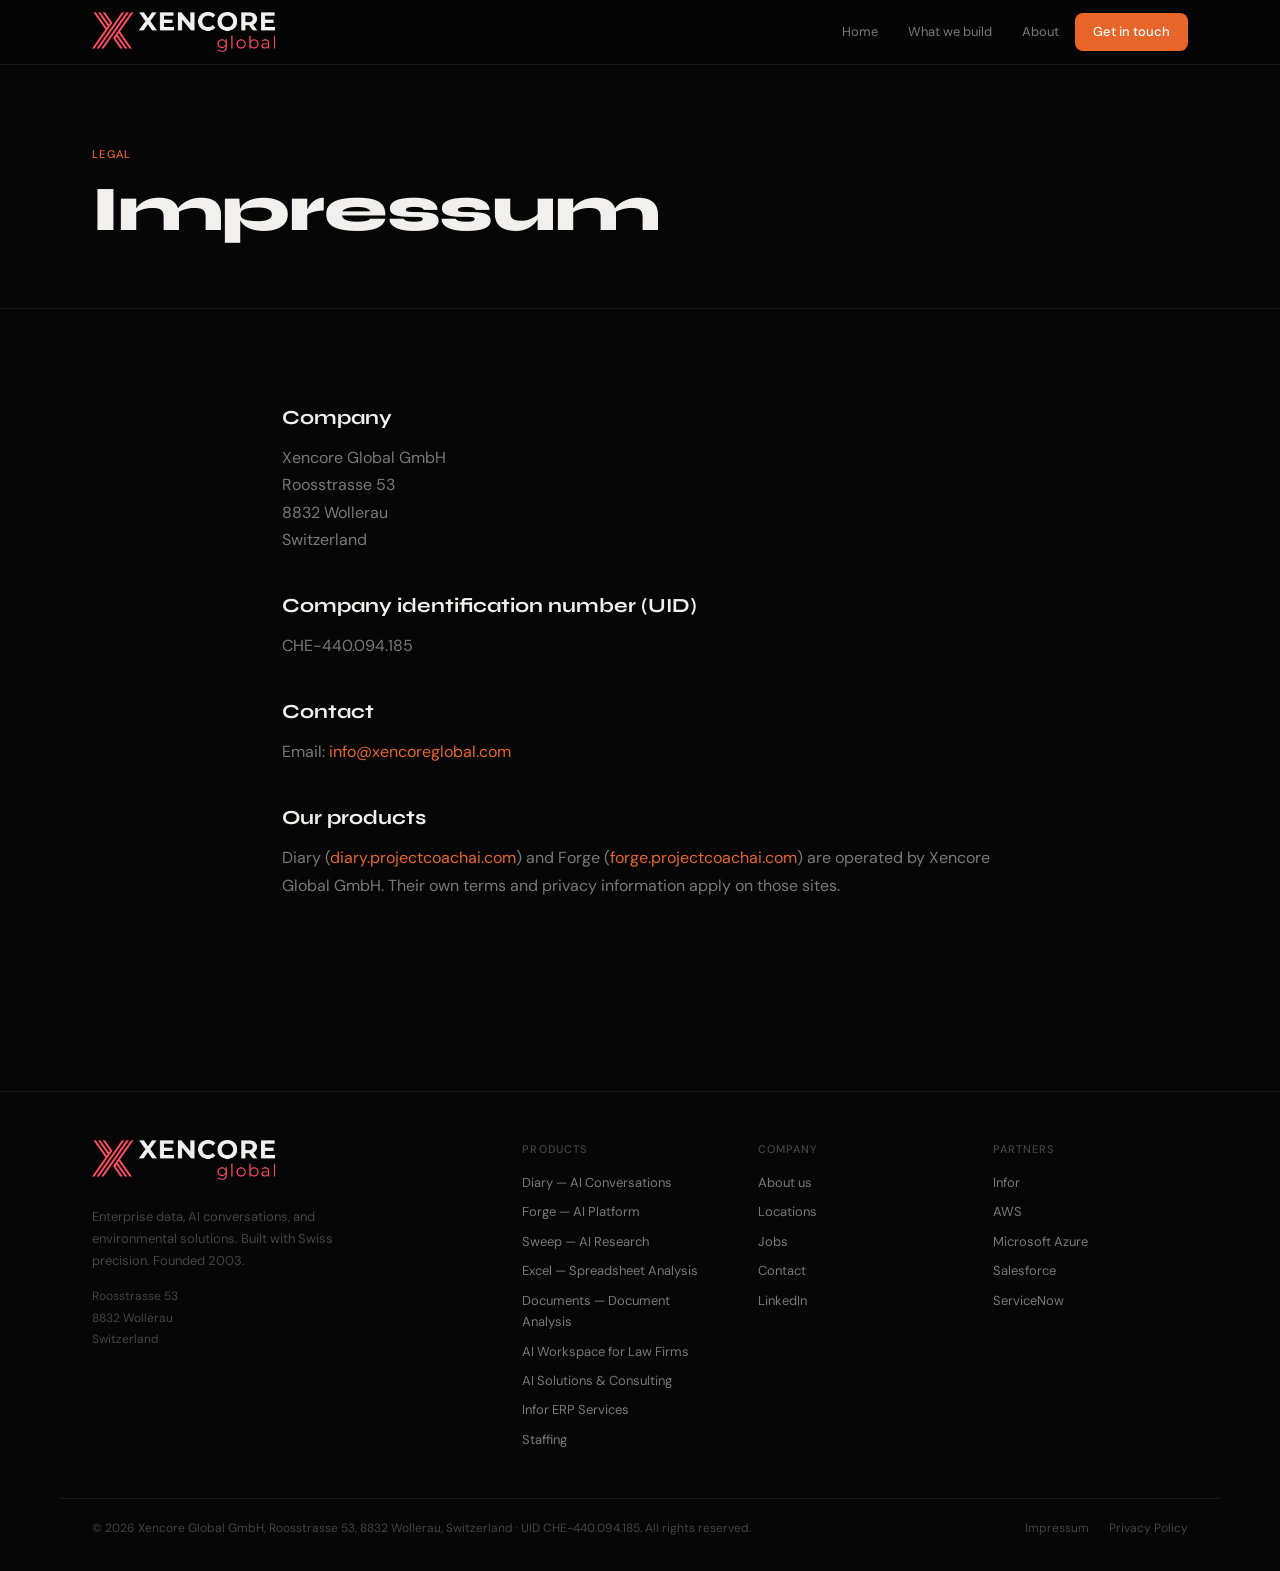
<file: impressum.html>
<!DOCTYPE html>
<html lang="en">
<head>
<meta charset="UTF-8">
<meta name="viewport" content="width=device-width, initial-scale=1.0">
<title>Impressum — Xencore Global GmbH</title>
<meta name="description" content="Impressum of Xencore Global GmbH, Wollerau, Switzerland.">
<link rel="stylesheet" href="style.css">
<style>
/* ---- PAGE-SPECIFIC: ABOUT & CONTACT --------------------- */

.page-hero {
  padding: 80px 0 64px;
  border-bottom: 1px solid var(--bdr-1);
}
.page-hero__inner {
  max-width: 1160px;
  margin: 0 auto;
  padding: 0 32px;
}
.page-hero__title {
  font-family: var(--font-display);
  font-size: clamp(34px, 5vw, 64px);
  font-weight: 800;
  color: var(--tx-primary);
  line-height: 1.08;
  letter-spacing: -0.02em;
  margin-top: 12px;
  max-width: 680px;
}

/* Story section */
.story {
  padding: 96px 0;
  border-bottom: 1px solid var(--bdr-1);
}
.story__inner {
  max-width: 1160px;
  margin: 0 auto;
  padding: 0 32px;
  display: grid;
  grid-template-columns: 5fr 7fr;
  gap: 80px;
  align-items: start;
}
.story__sticky {
  position: sticky;
  top: 96px;
}
.story__label {
  font-family: var(--font-display);
  font-size: clamp(22px, 3vw, 32px);
  font-weight: 700;
  color: var(--tx-primary);
  line-height: 1.2;
  margin-top: 10px;
  margin-bottom: 20px;
}
.story__sub {
  font-size: 14px;
  color: var(--tx-muted);
  line-height: 1.7;
}

.story__body p {
  font-size: 16px;
  color: var(--tx-secondary);
  line-height: 1.85;
  margin-bottom: 24px;
}
.story__body p:last-child { margin-bottom: 0; }
.story__body strong {
  color: var(--tx-primary);
  font-weight: 500;
}
.story__body .highlight {
  color: var(--xc-orange);
  font-weight: 500;
}
.story__body .highlight-green {
  color: var(--xc-green-light);
  font-weight: 500;
}

/* Values */
.values {
  display: grid;
  grid-template-columns: repeat(3, 1fr);
  gap: 1px;
  background: var(--bdr-1);
  border: 1px solid var(--bdr-1);
  border-radius: var(--r-xl);
  overflow: hidden;
  margin-top: 48px;
}
.value {
  background: var(--surf-1);
  padding: 28px 24px;
}
.value__num {
  font-family: var(--font-display);
  font-size: 32px;
  font-weight: 800;
  color: var(--xc-orange);
  margin-bottom: 10px;
  opacity: 0.5;
}
.value__title {
  font-size: 14px;
  font-weight: 500;
  color: var(--tx-primary);
  margin-bottom: 6px;
}
.value__desc {
  font-size: 12px;
  color: var(--tx-muted);
  line-height: 1.65;
}

/* Locations */
.locations {
  padding: 96px 0;
  border-bottom: 1px solid var(--bdr-1);
}
.locations__inner {
  max-width: 1160px;
  margin: 0 auto;
  padding: 0 32px;
}
.locations__grid {
  display: grid;
  grid-template-columns: repeat(3, 1fr);
  gap: 16px;
  margin-top: 40px;
}
.location-card {
  background: var(--surf-1);
  border: 1px solid var(--bdr-2);
  border-radius: var(--r-xl);
  padding: 28px;
  transition: border-color 0.15s;
}
.location-card:hover { border-color: var(--bdr-3); }
.location-card__flag {
  font-size: 28px;
  margin-bottom: 14px;
  line-height: 1;
}
.location-card__country {
  font-size: 11px;
  letter-spacing: 0.10em;
  text-transform: uppercase;
  color: var(--xc-orange);
  margin-bottom: 4px;
  font-weight: 500;
}
.location-card__city {
  font-family: var(--font-display);
  font-size: 20px;
  font-weight: 700;
  color: var(--tx-primary);
  margin-bottom: 10px;
}
.location-card__detail {
  font-size: 13px;
  color: var(--tx-secondary);
  line-height: 1.65;
}
.location-card--hq { border-color: var(--xc-orange-bdr); }
.location-card--hq .location-card__country { color: var(--xc-orange); }

/* Stack section */
.stack {
  padding: 80px 0;
  border-bottom: 1px solid var(--bdr-1);
}
.stack__inner {
  max-width: 1160px;
  margin: 0 auto;
  padding: 0 32px;
}
.stack__grid {
  display: grid;
  grid-template-columns: repeat(4, 1fr);
  gap: 1px;
  background: var(--bdr-1);
  border: 1px solid var(--bdr-1);
  border-radius: var(--r-xl);
  overflow: hidden;
  margin-top: 36px;
}
.stack-item {
  background: var(--surf-1);
  padding: 24px 20px;
  display: flex;
  align-items: center;
  gap: 12px;
}
.stack-item__dot {
  width: 8px; height: 8px;
  border-radius: 50%;
  background: var(--xc-orange);
  flex-shrink: 0;
}
.stack-item__name { font-size: 13px; color: var(--tx-secondary); }
.stack-item__type { font-size: 11px; color: var(--tx-muted); margin-top: 1px; }

/* Jobs */
.jobs {
  padding: 80px 0;
  border-bottom: 1px solid var(--bdr-1);
}
.jobs__inner {
  max-width: 1160px;
  margin: 0 auto;
  padding: 0 32px;
}
.jobs__note {
  background: var(--surf-1);
  border: 1px solid var(--bdr-2);
  border-radius: var(--r-xl);
  padding: 32px 36px;
  display: grid;
  grid-template-columns: 1fr auto;
  gap: 24px;
  align-items: center;
  margin-top: 36px;
}
.jobs__note-title {
  font-family: var(--font-display);
  font-size: 18px;
  font-weight: 700;
  color: var(--tx-primary);
  margin-bottom: 6px;
}
.jobs__note-desc {
  font-size: 14px;
  color: var(--tx-secondary);
  line-height: 1.7;
}

/* Contact */
.contact {
  padding: 96px 0;
}
.contact__inner {
  max-width: 1160px;
  margin: 0 auto;
  padding: 0 32px;
  display: grid;
  grid-template-columns: 5fr 7fr;
  gap: 80px;
  align-items: start;
}
.contact__info-title {
  font-family: var(--font-display);
  font-size: clamp(22px, 3vw, 36px);
  font-weight: 700;
  color: var(--tx-primary);
  line-height: 1.2;
  margin-top: 10px;
  margin-bottom: 16px;
}
.contact__info-desc {
  font-size: 14px;
  color: var(--tx-secondary);
  line-height: 1.8;
  margin-bottom: 32px;
}
.contact__detail {
  display: flex;
  flex-direction: column;
  gap: 12px;
}
.contact__detail-item {
  display: flex;
  align-items: flex-start;
  gap: 10px;
  font-size: 13px;
  color: var(--tx-secondary);
  line-height: 1.6;
}
.contact__detail-item svg {
  width: 16px; height: 16px;
  stroke: var(--xc-orange);
  fill: none;
  stroke-width: 2;
  stroke-linecap: round;
  stroke-linejoin: round;
  flex-shrink: 0;
  margin-top: 2px;
}
.contact__detail-item a { color: var(--xc-orange); }
.contact__detail-item a:hover { text-decoration: underline; }

.contact__form-wrap {
  background: var(--surf-1);
  border: 1px solid var(--bdr-2);
  border-radius: var(--r-xl);
  padding: 36px;
}
.contact__form-title {
  font-family: var(--font-display);
  font-size: 18px;
  font-weight: 700;
  color: var(--tx-primary);
  margin-bottom: 24px;
}

/* Success message */
.form-success {
  display: none;
  text-align: center;
  padding: 24px 0;
}
.form-success__icon {
  width: 48px; height: 48px;
  background: var(--xc-orange-dim);
  border: 1px solid var(--xc-orange-bdr);
  border-radius: 50%;
  display: flex;
  align-items: center;
  justify-content: center;
  margin: 0 auto 16px;
}
.form-success__icon svg {
  width: 22px; height: 22px;
  stroke: var(--xc-orange);
  fill: none;
  stroke-width: 2.5;
  stroke-linecap: round;
  stroke-linejoin: round;
}
.form-success__title {
  font-family: var(--font-display);
  font-size: 17px;
  font-weight: 700;
  color: var(--tx-primary);
  margin-bottom: 6px;
}
.form-success__body { font-size: 13px; color: var(--tx-secondary); }

@media (max-width: 960px) {
  .story__inner   { grid-template-columns: 1fr; gap: 32px; }
  .story__sticky  { position: static; }
  .values         { grid-template-columns: 1fr 1fr; }
  .locations__grid { grid-template-columns: 1fr 1fr; }
  .stack__grid    { grid-template-columns: repeat(2, 1fr); }
  .jobs__note     { grid-template-columns: 1fr; }
  .contact__inner { grid-template-columns: 1fr; gap: 40px; }
}
@media (max-width: 640px) {
  .page-hero__inner  { padding: 0 20px; }
  .story__inner      { padding: 0 20px; }
  .locations__inner  { padding: 0 20px; }
  .stack__inner      { padding: 0 20px; }
  .jobs__inner       { padding: 0 20px; }
  .contact__inner    { padding: 0 20px; }
  .values            { grid-template-columns: 1fr; }
  .locations__grid   { grid-template-columns: 1fr; }
  .stack__grid       { grid-template-columns: 1fr 1fr; }
  .contact__form-wrap { padding: 24px 20px; }
}
</style>
<link rel="icon" type="image/png" href="assets/favicon.png">
</head>
<body>

<nav class="xc-nav" role="navigation" aria-label="Main navigation">
  <div class="xc-nav__inner">
    <a href="index.html" class="xc-nav__logo xc-nav__logo--img" aria-label="Xencore Global home">
      <img src="assets/xencore-logo.png" alt="Xencore Global" class="xc-logo-img" width="184" height="40">
    </a>
    <div class="xc-nav__links" id="xc-nav-links">
      <a href="index.html"          class="xc-nav__link">Home</a>
      <a href="what-we-build.html"  class="xc-nav__link">What we build</a>
      <a href="about.html"          class="xc-nav__link">About</a>
      <a href="about.html#contact"            class="btn btn--primary" style="font-size:13px;padding:8px 18px">Get in touch</a>
    </div>
    <button class="xc-nav__toggle" aria-label="Toggle navigation" aria-expanded="false" onclick="toggleNav(this)">&#9776;</button>
  </div>
</nav>


<!-- PAGE HERO -->
<div class="page-hero">
  <div class="page-hero__inner">
    <div class="eyebrow eyebrow--orange fade-up">Legal</div>
    <h1 class="page-hero__title fade-up fade-up-1">Impressum</h1>
  </div>
</div>

<section style="padding:56px 0 96px">
  <div style="max-width:780px;margin:0 auto;padding:0 32px">
    <h2 style="font-family:var(--font-display);font-size:20px;font-weight:700;color:var(--tx-primary);margin:36px 0 10px">Company</h2>
    <p style="font-size:16px;line-height:1.7;color:var(--tx-secondary);margin:0 0 16px">Xencore Global GmbH<br>Roosstrasse 53<br>8832 Wollerau<br>Switzerland</p>
    <h2 style="font-family:var(--font-display);font-size:20px;font-weight:700;color:var(--tx-primary);margin:36px 0 10px">Company identification number (UID)</h2>
    <p style="font-size:16px;line-height:1.7;color:var(--tx-secondary);margin:0 0 16px">CHE-440.094.185</p>
    <h2 style="font-family:var(--font-display);font-size:20px;font-weight:700;color:var(--tx-primary);margin:36px 0 10px">Contact</h2>
    <p style="font-size:16px;line-height:1.7;color:var(--tx-secondary);margin:0 0 16px">Email: <a href="mailto:info@xencoreglobal.com" style="color:var(--xc-orange)">info@xencoreglobal.com</a></p>
    <h2 style="font-family:var(--font-display);font-size:20px;font-weight:700;color:var(--tx-primary);margin:36px 0 10px">Our products</h2>
    <p style="font-size:16px;line-height:1.7;color:var(--tx-secondary);margin:0 0 16px">Diary (<a href="https://diary.projectcoachai.com" style="color:var(--xc-orange)">diary.projectcoachai.com</a>) and Forge
    (<a href="https://forge.projectcoachai.com" style="color:var(--xc-orange)">forge.projectcoachai.com</a>) are operated by Xencore Global GmbH.
    Their own terms and privacy information apply on those sites.</p>
  </div>
</section>


<!-- FOOTER -->
<footer class="xc-footer" role="contentinfo">
  <div class="xc-footer__inner">
    <div>
      <a href="index.html" class="xc-nav__logo xc-nav__logo--img" style="margin-bottom:14px;display:inline-flex">
        <img src="assets/xencore-logo.png" alt="Xencore Global" class="xc-logo-img" width="184" height="40">
      </a>
      <p class="xc-footer__brand-desc">Enterprise data, AI conversations, and environmental solutions. Built with Swiss precision. Founded 2003.</p>
      <address class="xc-footer__address">Roosstrasse 53<br>8832 Wollerau<br>Switzerland</address>
    </div>
    <div>
      <div class="xc-footer__col-title">Products</div>
      <div class="xc-footer__col-links">
        <a href="https://diary.projectcoachai.com">Diary — AI Conversations</a>
        <a href="https://forge.projectcoachai.com">Forge — AI Platform</a>
        <a href="https://forge.projectcoachai.com/broadcast">Sweep — AI Research</a>
        <a href="https://forge.projectcoachai.com/excel">Excel — Spreadsheet Analysis</a>
        <a href="https://forge.projectcoachai.com/documents">Documents — Document Analysis</a>
        <a href="private-ai-workspace.html">AI Workspace for Law Firms</a>
        <a href="what-we-build.html#ai-solutions">AI Solutions &amp; Consulting</a>
        <a href="what-we-build.html#erp">Infor ERP Services</a>
        <a href="what-we-build.html#staffing">Staffing</a>
      </div>
    </div>
    <div>
      <div class="xc-footer__col-title">Company</div>
      <div class="xc-footer__col-links">
        <a href="about.html">About us</a>
        <a href="about.html#locations">Locations</a>
        <a href="about.html#jobs">Jobs</a>
        <a href="about.html#contact">Contact</a>
        <a href="https://www.linkedin.com/company/xencore-global-limited/" target="_blank" rel="noopener">LinkedIn</a>
      </div>
    </div>
    <div>
      <div class="xc-footer__col-title">Partners</div>
      <div class="xc-footer__col-links">
        <a href="https://www.infor.com" target="_blank" rel="noopener">Infor</a>
        <a href="https://aws.amazon.com" target="_blank" rel="noopener">AWS</a>
        <a href="https://azure.microsoft.com" target="_blank" rel="noopener">Microsoft Azure</a>
        <a href="https://www.salesforce.com" target="_blank" rel="noopener">Salesforce</a>
        <a href="https://www.servicenow.com" target="_blank" rel="noopener">ServiceNow</a>
      </div>
    </div>
  </div>
  <div class="xc-footer__bottom">
    <div class="xc-footer__copy">&copy; 2026 Xencore Global GmbH, Roosstrasse 53, 8832 Wollerau, Switzerland · UID CHE-440.094.185. All rights reserved.</div>
    <nav class="xc-footer__legal" aria-label="Legal links">
      <a href="impressum.html">Impressum</a>
      <a href="privacy.html">Privacy Policy</a>
    </nav>
  </div>
</footer>

<script>
function toggleNav(btn) {
  const links = document.getElementById('xc-nav-links');
  const isOpen = links.classList.toggle('is-open');
  btn.setAttribute('aria-expanded', isOpen);
}
</script>

</body>
</html>
</file>
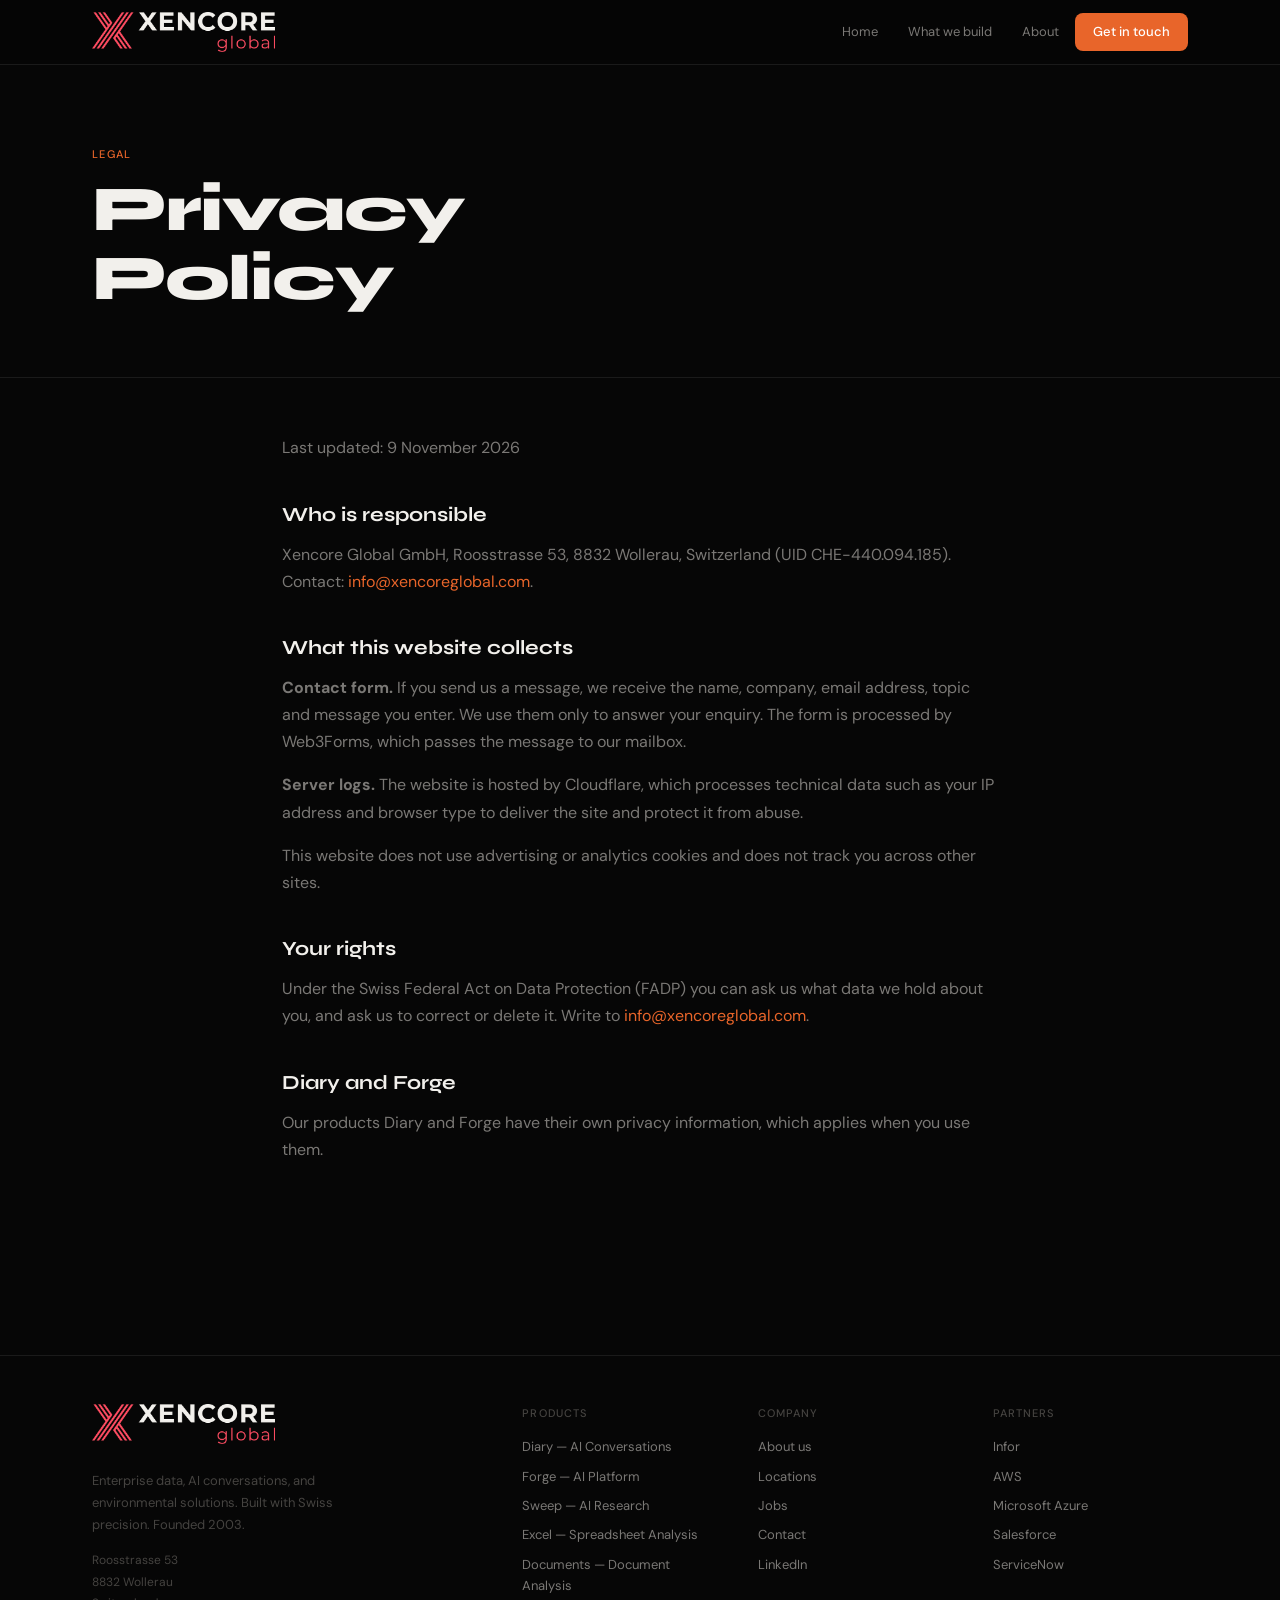
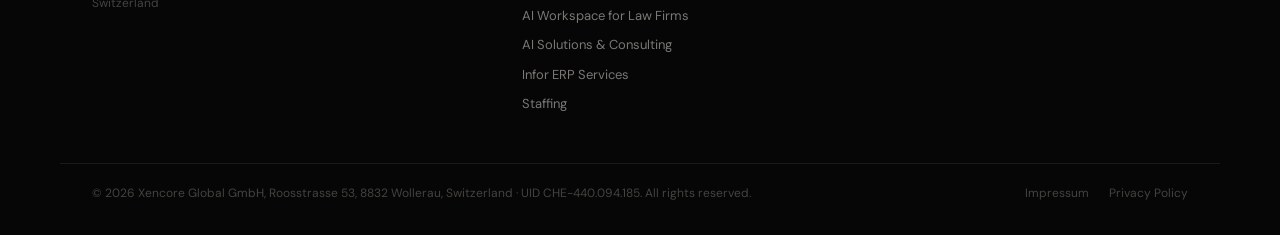
<file: privacy.html>
<!DOCTYPE html>
<html lang="en">
<head>
<meta charset="UTF-8">
<meta name="viewport" content="width=device-width, initial-scale=1.0">
<title>Privacy Policy — Xencore Global GmbH</title>
<meta name="description" content="How Xencore Global GmbH handles personal data on this website.">
<link rel="stylesheet" href="style.css">
<style>
/* ---- PAGE-SPECIFIC: ABOUT & CONTACT --------------------- */

.page-hero {
  padding: 80px 0 64px;
  border-bottom: 1px solid var(--bdr-1);
}
.page-hero__inner {
  max-width: 1160px;
  margin: 0 auto;
  padding: 0 32px;
}
.page-hero__title {
  font-family: var(--font-display);
  font-size: clamp(34px, 5vw, 64px);
  font-weight: 800;
  color: var(--tx-primary);
  line-height: 1.08;
  letter-spacing: -0.02em;
  margin-top: 12px;
  max-width: 680px;
}

/* Story section */
.story {
  padding: 96px 0;
  border-bottom: 1px solid var(--bdr-1);
}
.story__inner {
  max-width: 1160px;
  margin: 0 auto;
  padding: 0 32px;
  display: grid;
  grid-template-columns: 5fr 7fr;
  gap: 80px;
  align-items: start;
}
.story__sticky {
  position: sticky;
  top: 96px;
}
.story__label {
  font-family: var(--font-display);
  font-size: clamp(22px, 3vw, 32px);
  font-weight: 700;
  color: var(--tx-primary);
  line-height: 1.2;
  margin-top: 10px;
  margin-bottom: 20px;
}
.story__sub {
  font-size: 14px;
  color: var(--tx-muted);
  line-height: 1.7;
}

.story__body p {
  font-size: 16px;
  color: var(--tx-secondary);
  line-height: 1.85;
  margin-bottom: 24px;
}
.story__body p:last-child { margin-bottom: 0; }
.story__body strong {
  color: var(--tx-primary);
  font-weight: 500;
}
.story__body .highlight {
  color: var(--xc-orange);
  font-weight: 500;
}
.story__body .highlight-green {
  color: var(--xc-green-light);
  font-weight: 500;
}

/* Values */
.values {
  display: grid;
  grid-template-columns: repeat(3, 1fr);
  gap: 1px;
  background: var(--bdr-1);
  border: 1px solid var(--bdr-1);
  border-radius: var(--r-xl);
  overflow: hidden;
  margin-top: 48px;
}
.value {
  background: var(--surf-1);
  padding: 28px 24px;
}
.value__num {
  font-family: var(--font-display);
  font-size: 32px;
  font-weight: 800;
  color: var(--xc-orange);
  margin-bottom: 10px;
  opacity: 0.5;
}
.value__title {
  font-size: 14px;
  font-weight: 500;
  color: var(--tx-primary);
  margin-bottom: 6px;
}
.value__desc {
  font-size: 12px;
  color: var(--tx-muted);
  line-height: 1.65;
}

/* Locations */
.locations {
  padding: 96px 0;
  border-bottom: 1px solid var(--bdr-1);
}
.locations__inner {
  max-width: 1160px;
  margin: 0 auto;
  padding: 0 32px;
}
.locations__grid {
  display: grid;
  grid-template-columns: repeat(3, 1fr);
  gap: 16px;
  margin-top: 40px;
}
.location-card {
  background: var(--surf-1);
  border: 1px solid var(--bdr-2);
  border-radius: var(--r-xl);
  padding: 28px;
  transition: border-color 0.15s;
}
.location-card:hover { border-color: var(--bdr-3); }
.location-card__flag {
  font-size: 28px;
  margin-bottom: 14px;
  line-height: 1;
}
.location-card__country {
  font-size: 11px;
  letter-spacing: 0.10em;
  text-transform: uppercase;
  color: var(--xc-orange);
  margin-bottom: 4px;
  font-weight: 500;
}
.location-card__city {
  font-family: var(--font-display);
  font-size: 20px;
  font-weight: 700;
  color: var(--tx-primary);
  margin-bottom: 10px;
}
.location-card__detail {
  font-size: 13px;
  color: var(--tx-secondary);
  line-height: 1.65;
}
.location-card--hq { border-color: var(--xc-orange-bdr); }
.location-card--hq .location-card__country { color: var(--xc-orange); }

/* Stack section */
.stack {
  padding: 80px 0;
  border-bottom: 1px solid var(--bdr-1);
}
.stack__inner {
  max-width: 1160px;
  margin: 0 auto;
  padding: 0 32px;
}
.stack__grid {
  display: grid;
  grid-template-columns: repeat(4, 1fr);
  gap: 1px;
  background: var(--bdr-1);
  border: 1px solid var(--bdr-1);
  border-radius: var(--r-xl);
  overflow: hidden;
  margin-top: 36px;
}
.stack-item {
  background: var(--surf-1);
  padding: 24px 20px;
  display: flex;
  align-items: center;
  gap: 12px;
}
.stack-item__dot {
  width: 8px; height: 8px;
  border-radius: 50%;
  background: var(--xc-orange);
  flex-shrink: 0;
}
.stack-item__name { font-size: 13px; color: var(--tx-secondary); }
.stack-item__type { font-size: 11px; color: var(--tx-muted); margin-top: 1px; }

/* Jobs */
.jobs {
  padding: 80px 0;
  border-bottom: 1px solid var(--bdr-1);
}
.jobs__inner {
  max-width: 1160px;
  margin: 0 auto;
  padding: 0 32px;
}
.jobs__note {
  background: var(--surf-1);
  border: 1px solid var(--bdr-2);
  border-radius: var(--r-xl);
  padding: 32px 36px;
  display: grid;
  grid-template-columns: 1fr auto;
  gap: 24px;
  align-items: center;
  margin-top: 36px;
}
.jobs__note-title {
  font-family: var(--font-display);
  font-size: 18px;
  font-weight: 700;
  color: var(--tx-primary);
  margin-bottom: 6px;
}
.jobs__note-desc {
  font-size: 14px;
  color: var(--tx-secondary);
  line-height: 1.7;
}

/* Contact */
.contact {
  padding: 96px 0;
}
.contact__inner {
  max-width: 1160px;
  margin: 0 auto;
  padding: 0 32px;
  display: grid;
  grid-template-columns: 5fr 7fr;
  gap: 80px;
  align-items: start;
}
.contact__info-title {
  font-family: var(--font-display);
  font-size: clamp(22px, 3vw, 36px);
  font-weight: 700;
  color: var(--tx-primary);
  line-height: 1.2;
  margin-top: 10px;
  margin-bottom: 16px;
}
.contact__info-desc {
  font-size: 14px;
  color: var(--tx-secondary);
  line-height: 1.8;
  margin-bottom: 32px;
}
.contact__detail {
  display: flex;
  flex-direction: column;
  gap: 12px;
}
.contact__detail-item {
  display: flex;
  align-items: flex-start;
  gap: 10px;
  font-size: 13px;
  color: var(--tx-secondary);
  line-height: 1.6;
}
.contact__detail-item svg {
  width: 16px; height: 16px;
  stroke: var(--xc-orange);
  fill: none;
  stroke-width: 2;
  stroke-linecap: round;
  stroke-linejoin: round;
  flex-shrink: 0;
  margin-top: 2px;
}
.contact__detail-item a { color: var(--xc-orange); }
.contact__detail-item a:hover { text-decoration: underline; }

.contact__form-wrap {
  background: var(--surf-1);
  border: 1px solid var(--bdr-2);
  border-radius: var(--r-xl);
  padding: 36px;
}
.contact__form-title {
  font-family: var(--font-display);
  font-size: 18px;
  font-weight: 700;
  color: var(--tx-primary);
  margin-bottom: 24px;
}

/* Success message */
.form-success {
  display: none;
  text-align: center;
  padding: 24px 0;
}
.form-success__icon {
  width: 48px; height: 48px;
  background: var(--xc-orange-dim);
  border: 1px solid var(--xc-orange-bdr);
  border-radius: 50%;
  display: flex;
  align-items: center;
  justify-content: center;
  margin: 0 auto 16px;
}
.form-success__icon svg {
  width: 22px; height: 22px;
  stroke: var(--xc-orange);
  fill: none;
  stroke-width: 2.5;
  stroke-linecap: round;
  stroke-linejoin: round;
}
.form-success__title {
  font-family: var(--font-display);
  font-size: 17px;
  font-weight: 700;
  color: var(--tx-primary);
  margin-bottom: 6px;
}
.form-success__body { font-size: 13px; color: var(--tx-secondary); }

@media (max-width: 960px) {
  .story__inner   { grid-template-columns: 1fr; gap: 32px; }
  .story__sticky  { position: static; }
  .values         { grid-template-columns: 1fr 1fr; }
  .locations__grid { grid-template-columns: 1fr 1fr; }
  .stack__grid    { grid-template-columns: repeat(2, 1fr); }
  .jobs__note     { grid-template-columns: 1fr; }
  .contact__inner { grid-template-columns: 1fr; gap: 40px; }
}
@media (max-width: 640px) {
  .page-hero__inner  { padding: 0 20px; }
  .story__inner      { padding: 0 20px; }
  .locations__inner  { padding: 0 20px; }
  .stack__inner      { padding: 0 20px; }
  .jobs__inner       { padding: 0 20px; }
  .contact__inner    { padding: 0 20px; }
  .values            { grid-template-columns: 1fr; }
  .locations__grid   { grid-template-columns: 1fr; }
  .stack__grid       { grid-template-columns: 1fr 1fr; }
  .contact__form-wrap { padding: 24px 20px; }
}
</style>
<link rel="icon" type="image/png" href="assets/favicon.png">
</head>
<body>

<nav class="xc-nav" role="navigation" aria-label="Main navigation">
  <div class="xc-nav__inner">
    <a href="index.html" class="xc-nav__logo xc-nav__logo--img" aria-label="Xencore Global home">
      <img src="assets/xencore-logo.png" alt="Xencore Global" class="xc-logo-img" width="184" height="40">
    </a>
    <div class="xc-nav__links" id="xc-nav-links">
      <a href="index.html"          class="xc-nav__link">Home</a>
      <a href="what-we-build.html"  class="xc-nav__link">What we build</a>
      <a href="about.html"          class="xc-nav__link">About</a>
      <a href="about.html#contact"            class="btn btn--primary" style="font-size:13px;padding:8px 18px">Get in touch</a>
    </div>
    <button class="xc-nav__toggle" aria-label="Toggle navigation" aria-expanded="false" onclick="toggleNav(this)">&#9776;</button>
  </div>
</nav>


<!-- PAGE HERO -->
<div class="page-hero">
  <div class="page-hero__inner">
    <div class="eyebrow eyebrow--orange fade-up">Legal</div>
    <h1 class="page-hero__title fade-up fade-up-1">Privacy Policy</h1>
  </div>
</div>

<section style="padding:56px 0 96px">
  <div style="max-width:780px;margin:0 auto;padding:0 32px">
    <p style="font-size:16px;line-height:1.7;color:var(--tx-secondary);margin:0 0 16px">Last updated: 9 November 2026</p>
    <h2 style="font-family:var(--font-display);font-size:20px;font-weight:700;color:var(--tx-primary);margin:36px 0 10px">Who is responsible</h2>
    <p style="font-size:16px;line-height:1.7;color:var(--tx-secondary);margin:0 0 16px">Xencore Global GmbH, Roosstrasse 53, 8832 Wollerau, Switzerland (UID CHE-440.094.185).
    Contact: <a href="mailto:info@xencoreglobal.com" style="color:var(--xc-orange)">info@xencoreglobal.com</a>.</p>
    <h2 style="font-family:var(--font-display);font-size:20px;font-weight:700;color:var(--tx-primary);margin:36px 0 10px">What this website collects</h2>
    <p style="font-size:16px;line-height:1.7;color:var(--tx-secondary);margin:0 0 16px"><strong>Contact form.</strong> If you send us a message, we receive the name, company, email address,
    topic and message you enter. We use them only to answer your enquiry. The form is processed by
    Web3Forms, which passes the message to our mailbox.</p>
    <p style="font-size:16px;line-height:1.7;color:var(--tx-secondary);margin:0 0 16px"><strong>Server logs.</strong> The website is hosted by Cloudflare, which processes technical data such as your IP
    address and browser type to deliver the site and protect it from abuse.</p>
    <p style="font-size:16px;line-height:1.7;color:var(--tx-secondary);margin:0 0 16px">This website does not use advertising or analytics cookies and does not track you across other sites.</p>
    <h2 style="font-family:var(--font-display);font-size:20px;font-weight:700;color:var(--tx-primary);margin:36px 0 10px">Your rights</h2>
    <p style="font-size:16px;line-height:1.7;color:var(--tx-secondary);margin:0 0 16px">Under the Swiss Federal Act on Data Protection (FADP) you can ask us what data we hold about you,
    and ask us to correct or delete it. Write to <a href="mailto:info@xencoreglobal.com" style="color:var(--xc-orange)">info@xencoreglobal.com</a>.</p>
    <h2 style="font-family:var(--font-display);font-size:20px;font-weight:700;color:var(--tx-primary);margin:36px 0 10px">Diary and Forge</h2>
    <p style="font-size:16px;line-height:1.7;color:var(--tx-secondary);margin:0 0 16px">Our products Diary and Forge have their own privacy information, which applies when you use them.</p>
  </div>
</section>


<!-- FOOTER -->
<footer class="xc-footer" role="contentinfo">
  <div class="xc-footer__inner">
    <div>
      <a href="index.html" class="xc-nav__logo xc-nav__logo--img" style="margin-bottom:14px;display:inline-flex">
        <img src="assets/xencore-logo.png" alt="Xencore Global" class="xc-logo-img" width="184" height="40">
      </a>
      <p class="xc-footer__brand-desc">Enterprise data, AI conversations, and environmental solutions. Built with Swiss precision. Founded 2003.</p>
      <address class="xc-footer__address">Roosstrasse 53<br>8832 Wollerau<br>Switzerland</address>
    </div>
    <div>
      <div class="xc-footer__col-title">Products</div>
      <div class="xc-footer__col-links">
        <a href="https://diary.projectcoachai.com">Diary — AI Conversations</a>
        <a href="https://forge.projectcoachai.com">Forge — AI Platform</a>
        <a href="https://forge.projectcoachai.com/broadcast">Sweep — AI Research</a>
        <a href="https://forge.projectcoachai.com/excel">Excel — Spreadsheet Analysis</a>
        <a href="https://forge.projectcoachai.com/documents">Documents — Document Analysis</a>
        <a href="private-ai-workspace.html">AI Workspace for Law Firms</a>
        <a href="what-we-build.html#ai-solutions">AI Solutions &amp; Consulting</a>
        <a href="what-we-build.html#erp">Infor ERP Services</a>
        <a href="what-we-build.html#staffing">Staffing</a>
      </div>
    </div>
    <div>
      <div class="xc-footer__col-title">Company</div>
      <div class="xc-footer__col-links">
        <a href="about.html">About us</a>
        <a href="about.html#locations">Locations</a>
        <a href="about.html#jobs">Jobs</a>
        <a href="about.html#contact">Contact</a>
        <a href="https://www.linkedin.com/company/xencore-global-limited/" target="_blank" rel="noopener">LinkedIn</a>
      </div>
    </div>
    <div>
      <div class="xc-footer__col-title">Partners</div>
      <div class="xc-footer__col-links">
        <a href="https://www.infor.com" target="_blank" rel="noopener">Infor</a>
        <a href="https://aws.amazon.com" target="_blank" rel="noopener">AWS</a>
        <a href="https://azure.microsoft.com" target="_blank" rel="noopener">Microsoft Azure</a>
        <a href="https://www.salesforce.com" target="_blank" rel="noopener">Salesforce</a>
        <a href="https://www.servicenow.com" target="_blank" rel="noopener">ServiceNow</a>
      </div>
    </div>
  </div>
  <div class="xc-footer__bottom">
    <div class="xc-footer__copy">&copy; 2026 Xencore Global GmbH, Roosstrasse 53, 8832 Wollerau, Switzerland · UID CHE-440.094.185. All rights reserved.</div>
    <nav class="xc-footer__legal" aria-label="Legal links">
      <a href="impressum.html">Impressum</a>
      <a href="privacy.html">Privacy Policy</a>
    </nav>
  </div>
</footer>

<script>
function toggleNav(btn) {
  const links = document.getElementById('xc-nav-links');
  const isOpen = links.classList.toggle('is-open');
  btn.setAttribute('aria-expanded', isOpen);
}
</script>

</body>
</html>
</file>
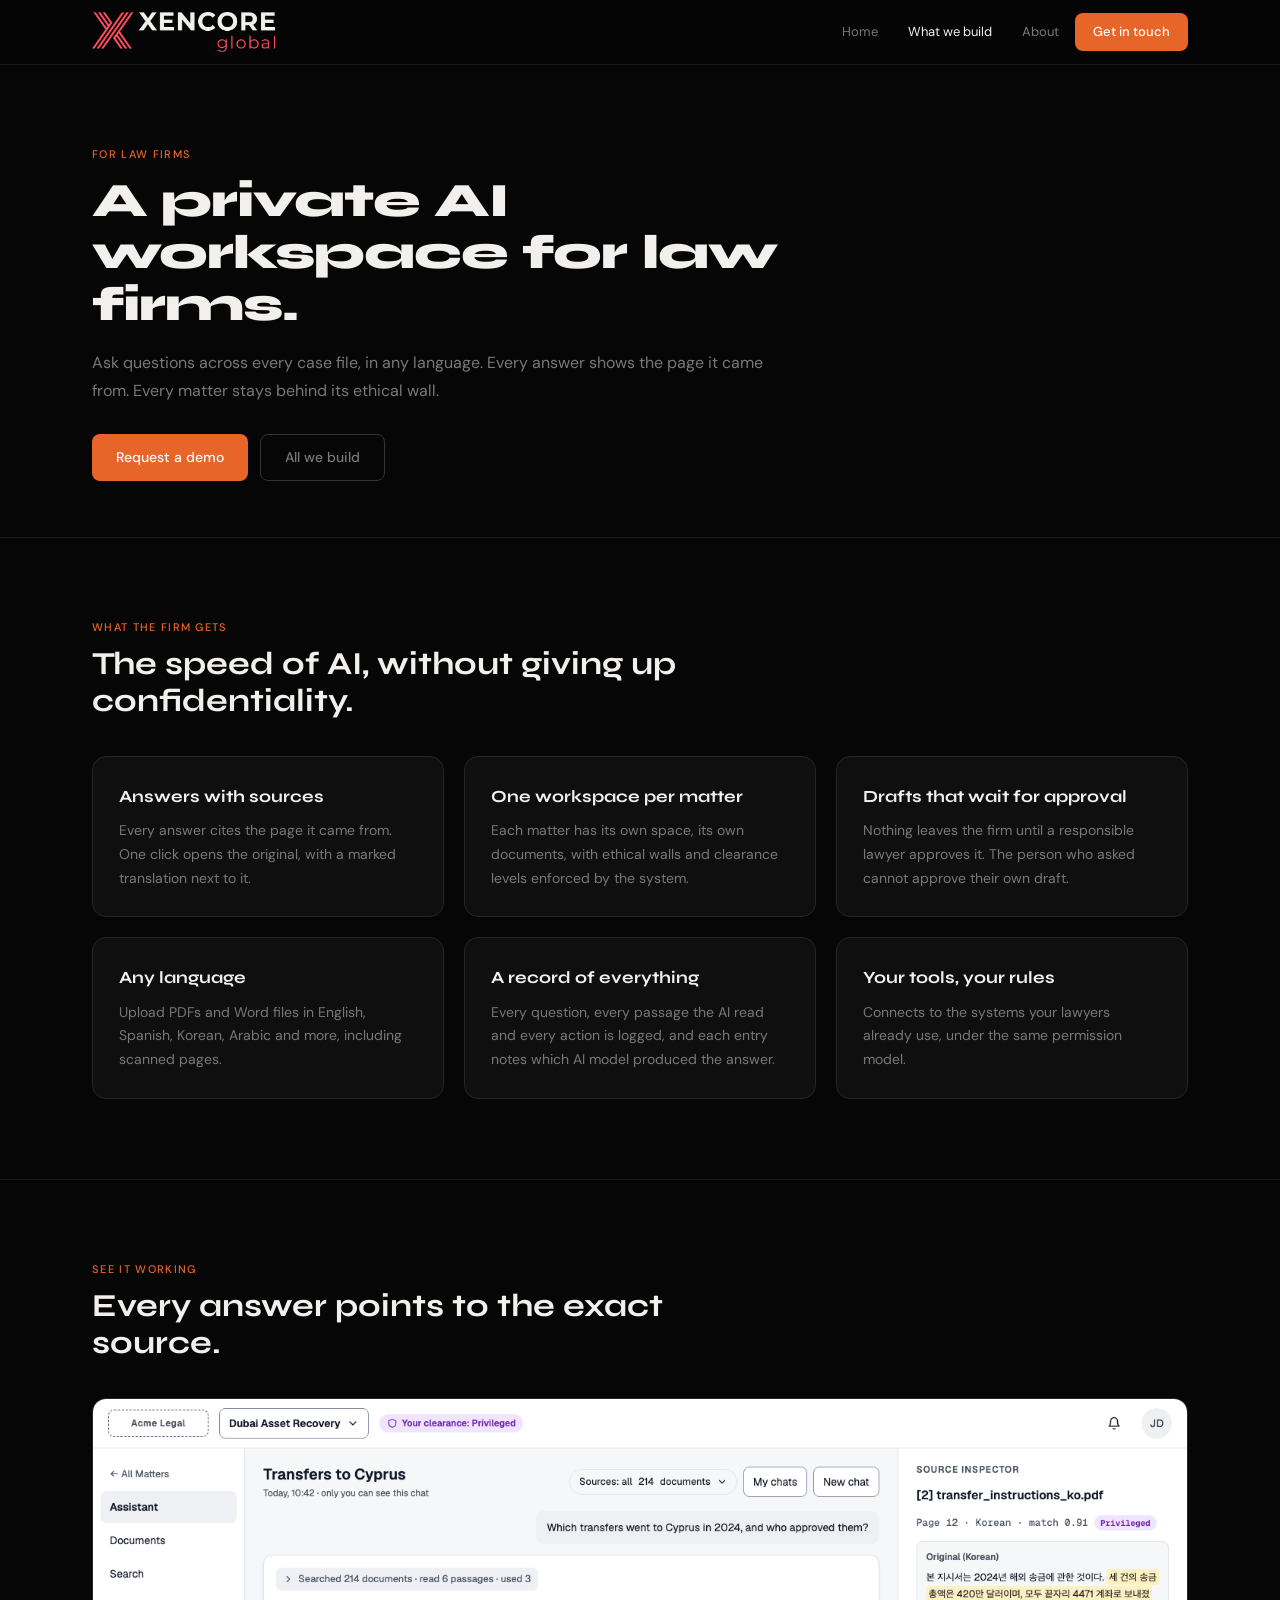
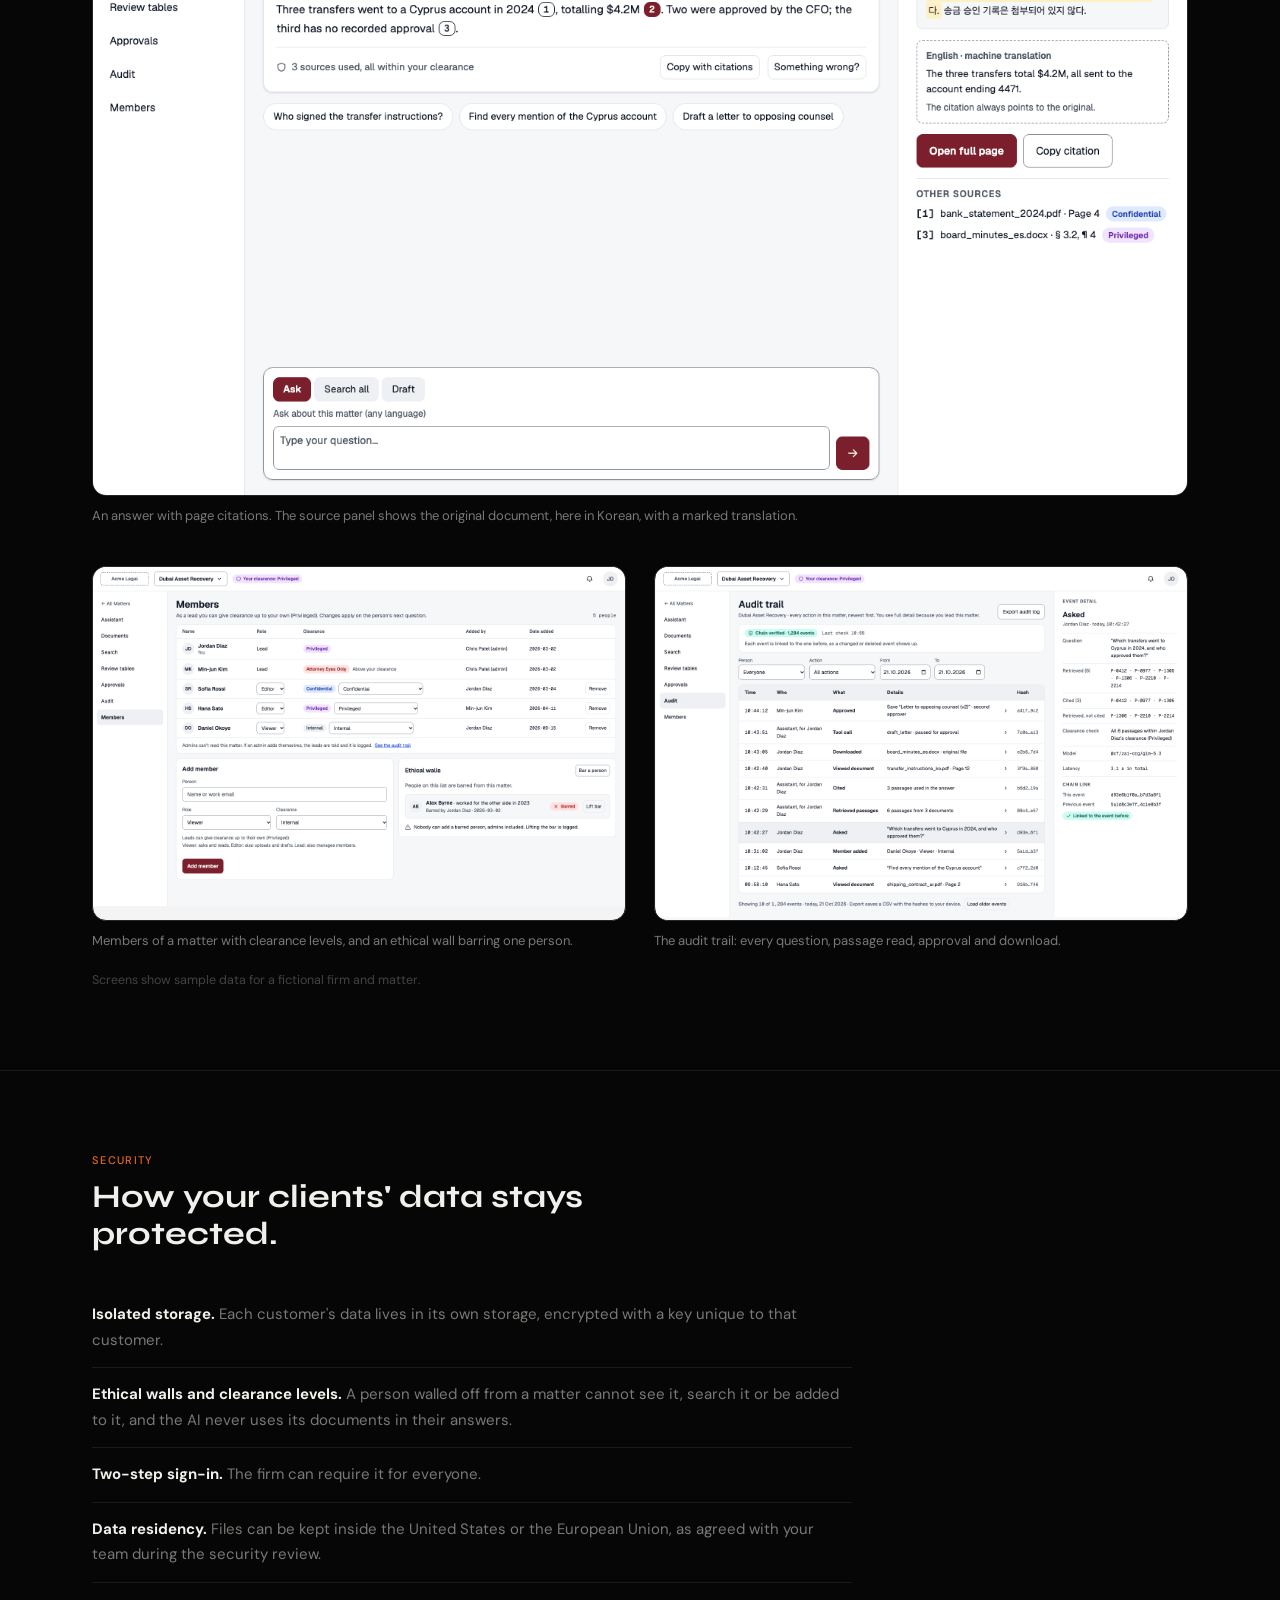
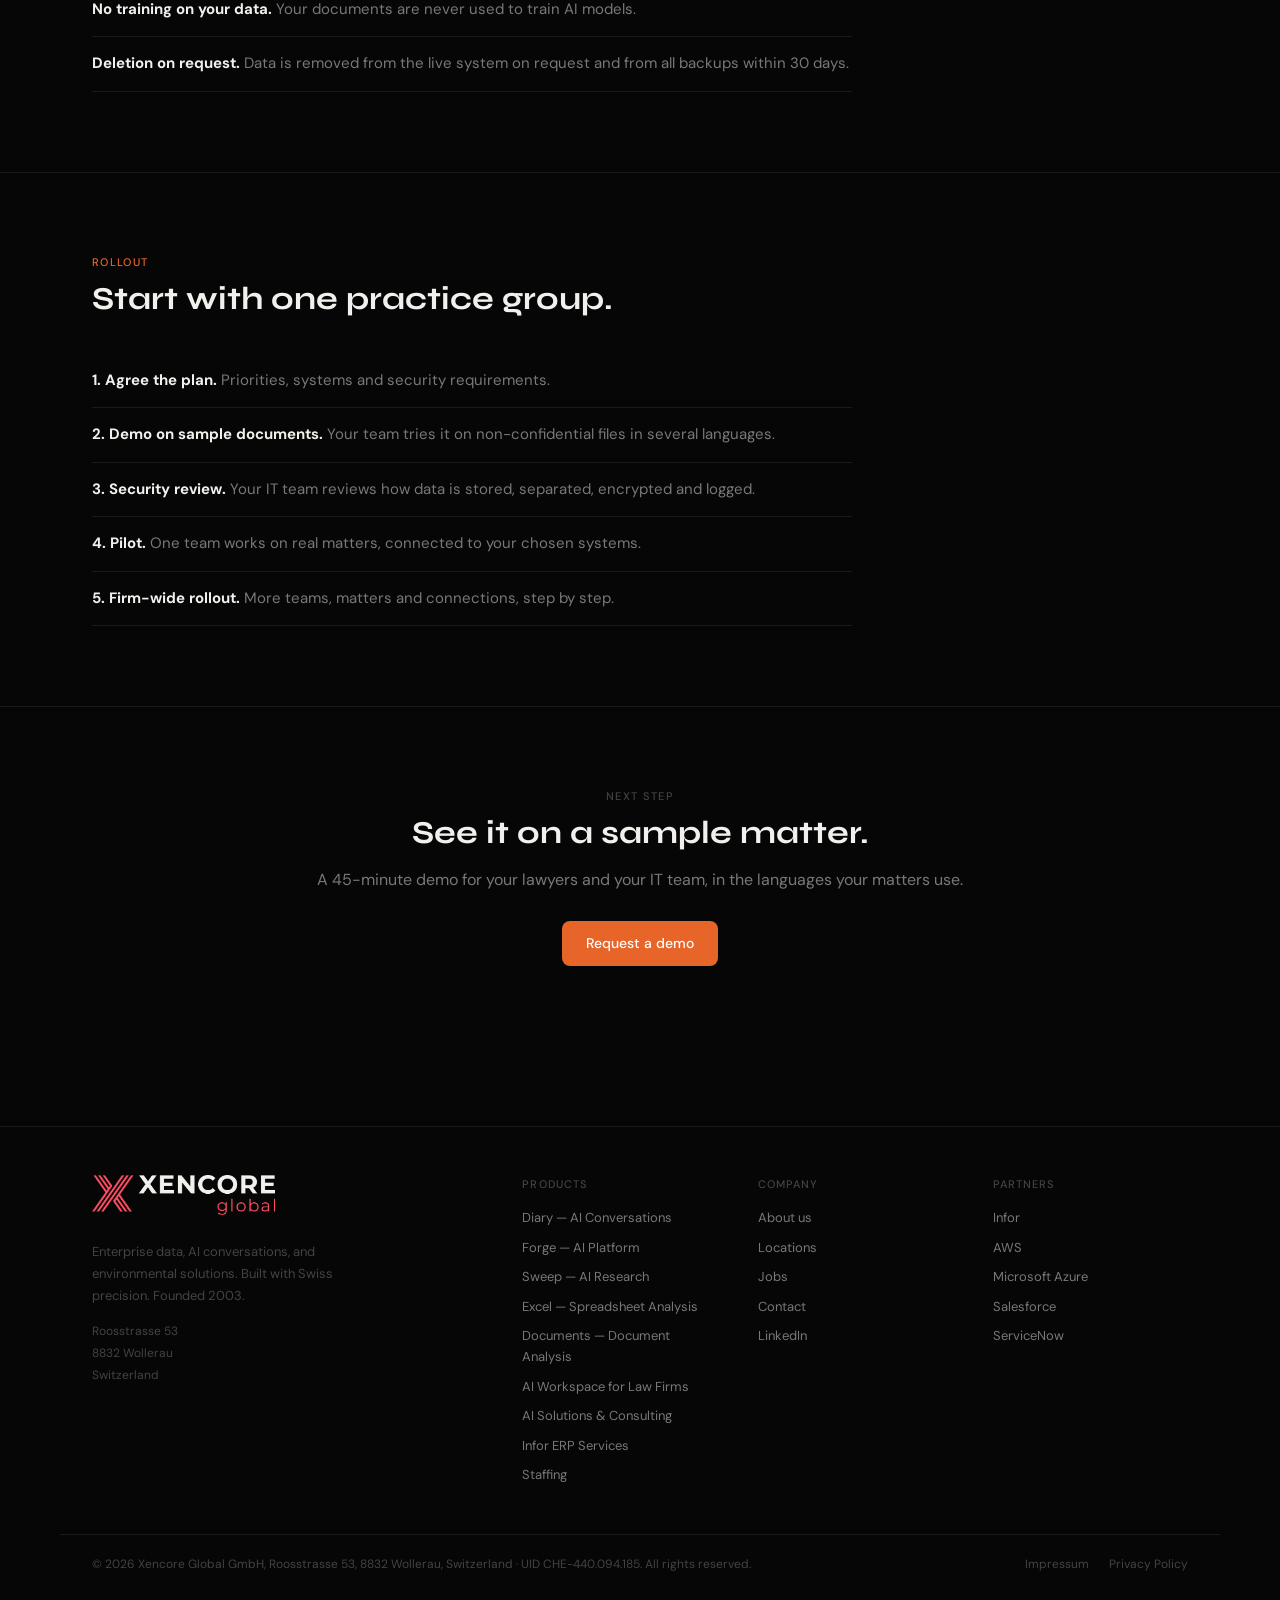
<file: private-ai-workspace.html>
<!DOCTYPE html>
<html lang="en">
<head>
<meta charset="UTF-8">
<meta name="viewport" content="width=device-width, initial-scale=1.0">
<title>Private AI Workspace for Law Firms — Xencore Global GmbH</title>
<meta name="description" content="A private AI workspace for law firms: answers with sources, ethical walls, approval before anything leaves the firm, and a full audit trail. By Xencore Global GmbH, Switzerland.">
<link rel="stylesheet" href="style.css">
<style>
.pw-hero{padding:80px 0 56px;border-bottom:1px solid var(--bdr-1)}
.pw-wrap{max-width:1160px;margin:0 auto;padding:0 32px}
.pw-title{font-family:var(--font-display);font-size:clamp(30px,3.8vw,48px);font-weight:800;line-height:1.08;letter-spacing:-.02em;margin:12px 0 18px;max-width:760px}
.pw-lead{font-size:16px;color:var(--tx-secondary);line-height:1.8;max-width:680px;margin-bottom:28px}
.pw-sec{padding:80px 0;border-bottom:1px solid var(--bdr-1)}
.pw-h2{font-family:var(--font-display);font-size:clamp(22px,2.6vw,32px);font-weight:700;line-height:1.15;margin:10px 0 36px;max-width:640px}
.pw-grid{display:grid;grid-template-columns:repeat(3,1fr);gap:20px}
.pw-card{background:var(--surf-1);border:1px solid var(--bdr-2);border-radius:var(--r-lg);padding:26px}
.pw-card h3{font-family:var(--font-display);font-size:17px;margin-bottom:8px}
.pw-card p{font-size:14px;color:var(--tx-secondary);line-height:1.7}
.pw-shot{margin:0 0 40px}
.pw-shot img{width:100%;height:auto;border:1px solid var(--bdr-2);border-radius:var(--r-lg);display:block}
.pw-shot figcaption{font-size:13px;color:var(--tx-secondary);margin-top:10px;line-height:1.6}
.pw-two{display:grid;grid-template-columns:1fr 1fr;gap:28px}
.pw-list{list-style:none;padding:0;max-width:760px}
.pw-list li{padding:14px 0;border-bottom:1px solid var(--bdr-1);font-size:15px;color:var(--tx-secondary);line-height:1.7}
.pw-list b{color:var(--tx-primary)}
.pw-note{font-size:12.5px;color:var(--tx-muted);margin-top:18px;line-height:1.6}

.pw-two{align-items:start}
.pw-two .pw-shot{margin:0}
.pw-two .pw-shot img{aspect-ratio:1440/956;object-fit:contain;object-position:top center;background:#f4f4f5}
.pw-shot img{cursor:zoom-in;transition:border-color .15s}
.pw-shot img:hover{border-color:var(--xc-orange)}
.pw-lb{position:fixed;inset:0;z-index:1000;background:rgba(0,0,0,.92);display:none;align-items:center;justify-content:center;padding:24px;cursor:zoom-out}
.pw-lb.is-open{display:flex}
.pw-lb img{max-width:100%;max-height:100%;width:auto;height:auto;border-radius:10px;background:#fff}
.pw-lb button{position:absolute;top:16px;right:20px;background:none;border:0;color:#fff;font-size:34px;line-height:1;cursor:pointer}
@media(max-width:860px){.pw-grid,.pw-two{grid-template-columns:1fr}.pw-wrap{padding:0 20px}.pw-hero,.pw-sec{padding:56px 0}}
</style>
</head>
<body>

<nav class="xc-nav" role="navigation" aria-label="Main navigation">
  <div class="xc-nav__inner">
    <a href="index.html" class="xc-nav__logo xc-nav__logo--img" aria-label="Xencore Global home">
      <img src="assets/xencore-logo.png" alt="Xencore Global" class="xc-logo-img" width="184" height="40">
    </a>
    <div class="xc-nav__links" id="xc-nav-links">
      <a href="index.html"          class="xc-nav__link">Home</a>
      <a href="what-we-build.html"  class="xc-nav__link is-active">What we build</a>
      <a href="about.html"          class="xc-nav__link">About</a>
      <a href="about.html#contact"  class="btn btn--primary" style="font-size:13px;padding:8px 18px">Get in touch</a>
    </div>
    <button class="xc-nav__toggle" aria-label="Toggle navigation" aria-expanded="false" onclick="toggleNav(this)">&#9776;</button>
  </div>
</nav>
<main>
<section class="pw-hero">
  <div class="pw-wrap">
    <div class="eyebrow eyebrow--orange">For law firms</div>
    <h1 class="pw-title">A private AI workspace for law firms.</h1>
    <p class="pw-lead">Ask questions across every case file, in any language. Every answer shows the page it came from. Every matter stays behind its ethical wall.</p>
    <div style="display:flex;gap:12px;flex-wrap:wrap">
      <a href="about.html#contact" class="btn btn--primary">Request a demo</a>
      <a href="what-we-build.html" class="btn btn--ghost">All we build</a>
    </div>
  </div>
</section>

<section class="pw-sec">
  <div class="pw-wrap">
    <div class="eyebrow eyebrow--orange">What the firm gets</div>
    <h2 class="pw-h2">The speed of AI, without giving up confidentiality.</h2>
    <div class="pw-grid">
      <div class="pw-card"><h3>Answers with sources</h3><p>Every answer cites the page it came from. One click opens the original, with a marked translation next to it.</p></div>
      <div class="pw-card"><h3>One workspace per matter</h3><p>Each matter has its own space, its own documents, with ethical walls and clearance levels enforced by the system.</p></div>
      <div class="pw-card"><h3>Drafts that wait for approval</h3><p>Nothing leaves the firm until a responsible lawyer approves it. The person who asked cannot approve their own draft.</p></div>
      <div class="pw-card"><h3>Any language</h3><p>Upload PDFs and Word files in English, Spanish, Korean, Arabic and more, including scanned pages.</p></div>
      <div class="pw-card"><h3>A record of everything</h3><p>Every question, every passage the AI read and every action is logged, and each entry notes which AI model produced the answer.</p></div>
      <div class="pw-card"><h3>Your tools, your rules</h3><p>Connects to the systems your lawyers already use, under the same permission model.</p></div>
    </div>
  </div>
</section>

<section class="pw-sec">
  <div class="pw-wrap">
    <div class="eyebrow eyebrow--orange">See it working</div>
    <h2 class="pw-h2">Every answer points to the exact source.</h2>
    <figure class="pw-shot"><img src="assets/law-workspace-answers.png" alt="Assistant answer with page citations and a marked translation of the source document" loading="lazy"><figcaption>An answer with page citations. The source panel shows the original document, here in Korean, with a marked translation.</figcaption></figure>
    <div class="pw-two">
      <figure class="pw-shot"><img src="assets/law-workspace-walls.png" alt="Matter members with clearance levels and an ethical wall" loading="lazy"><figcaption>Members of a matter with clearance levels, and an ethical wall barring one person.</figcaption></figure>
      <figure class="pw-shot"><img src="assets/law-workspace-audit.png" alt="Audit trail listing every question, passage read and approval" loading="lazy"><figcaption>The audit trail: every question, passage read, approval and download.</figcaption></figure>
    </div>
    <p class="pw-note">Screens show sample data for a fictional firm and matter.</p>
  </div>
</section>

<section class="pw-sec">
  <div class="pw-wrap">
    <div class="eyebrow eyebrow--orange">Security</div>
    <h2 class="pw-h2">How your clients' data stays protected.</h2>
    <ul class="pw-list">
      <li><b>Isolated storage.</b> Each customer's data lives in its own storage, encrypted with a key unique to that customer.</li>
      <li><b>Ethical walls and clearance levels.</b> A person walled off from a matter cannot see it, search it or be added to it, and the AI never uses its documents in their answers.</li>
      <li><b>Two-step sign-in.</b> The firm can require it for everyone.</li>
      <li><b>Data residency.</b> Files can be kept inside the United States or the European Union, as agreed with your team during the security review.</li>
      <li><b>No training on your data.</b> Your documents are never used to train AI models.</li>
      <li><b>Deletion on request.</b> Data is removed from the live system on request and from all backups within 30 days.</li>
    </ul>
  </div>
</section>

<section class="pw-sec">
  <div class="pw-wrap">
    <div class="eyebrow eyebrow--orange">Rollout</div>
    <h2 class="pw-h2">Start with one practice group.</h2>
    <ul class="pw-list">
      <li><b>1. Agree the plan.</b> Priorities, systems and security requirements.</li>
      <li><b>2. Demo on sample documents.</b> Your team tries it on non-confidential files in several languages.</li>
      <li><b>3. Security review.</b> Your IT team reviews how data is stored, separated, encrypted and logged.</li>
      <li><b>4. Pilot.</b> One team works on real matters, connected to your chosen systems.</li>
      <li><b>5. Firm-wide rollout.</b> More teams, matters and connections, step by step.</li>
    </ul>
  </div>
</section>

<section style="padding:80px 0;text-align:center">
  <div class="pw-wrap">
    <div class="eyebrow" style="margin-bottom:10px">Next step</div>
    <h2 class="pw-h2" style="margin:10px auto 14px">See it on a sample matter.</h2>
    <p class="pw-lead" style="margin:0 auto 26px">A 45-minute demo for your lawyers and your IT team, in the languages your matters use.</p>
    <a href="about.html#contact" class="btn btn--primary">Request a demo</a>
  </div>
</section>
</main>

<!-- FOOTER -->
<footer class="xc-footer" role="contentinfo">
  <div class="xc-footer__inner">
    <div>
      <a href="index.html" class="xc-nav__logo xc-nav__logo--img" style="margin-bottom:14px;display:inline-flex">
        <img src="assets/xencore-logo.png" alt="Xencore Global" class="xc-logo-img" width="184" height="40">
      </a>
      <p class="xc-footer__brand-desc">Enterprise data, AI conversations, and environmental solutions. Built with Swiss precision. Founded 2003.</p>
      <address class="xc-footer__address">Roosstrasse 53<br>8832 Wollerau<br>Switzerland</address>
    </div>
    <div>
      <div class="xc-footer__col-title">Products</div>
      <div class="xc-footer__col-links">
        <a href="https://diary.projectcoachai.com">Diary — AI Conversations</a>
        <a href="https://forge.projectcoachai.com">Forge — AI Platform</a>
        <a href="https://forge.projectcoachai.com/broadcast">Sweep — AI Research</a>
        <a href="https://forge.projectcoachai.com/excel">Excel — Spreadsheet Analysis</a>
        <a href="https://forge.projectcoachai.com/documents">Documents — Document Analysis</a>
        <a href="private-ai-workspace.html">AI Workspace for Law Firms</a>
        <a href="what-we-build.html#ai-solutions">AI Solutions &amp; Consulting</a>
        <a href="what-we-build.html#erp">Infor ERP Services</a>
        <a href="what-we-build.html#staffing">Staffing</a>
      </div>
    </div>
    <div>
      <div class="xc-footer__col-title">Company</div>
      <div class="xc-footer__col-links">
        <a href="about.html">About us</a>
        <a href="about.html#locations">Locations</a>
        <a href="about.html#jobs">Jobs</a>
        <a href="about.html#contact">Contact</a>
        <a href="https://www.linkedin.com/company/xencore-global-limited/" target="_blank" rel="noopener">LinkedIn</a>
      </div>
    </div>
    <div>
      <div class="xc-footer__col-title">Partners</div>
      <div class="xc-footer__col-links">
        <a href="https://www.infor.com" target="_blank" rel="noopener">Infor</a>
        <a href="https://aws.amazon.com" target="_blank" rel="noopener">AWS</a>
        <a href="https://azure.microsoft.com" target="_blank" rel="noopener">Microsoft Azure</a>
        <a href="https://www.salesforce.com" target="_blank" rel="noopener">Salesforce</a>
        <a href="https://www.servicenow.com" target="_blank" rel="noopener">ServiceNow</a>
      </div>
    </div>
  </div>
  <div class="xc-footer__bottom">
    <div class="xc-footer__copy">&copy; 2026 Xencore Global GmbH, Roosstrasse 53, 8832 Wollerau, Switzerland · UID CHE-440.094.185. All rights reserved.</div>
    <nav class="xc-footer__legal" aria-label="Legal links">
      <a href="impressum.html">Impressum</a>
      <a href="privacy.html">Privacy Policy</a>
    </nav>
  </div>
</footer>

<div class="pw-lb" id="pw-lb" role="dialog" aria-label="Enlarged screenshot" aria-hidden="true"><button type="button" aria-label="Close">&times;</button><img alt=""></div>
<script>
(function(){
  var lb=document.getElementById('pw-lb'),big=lb.querySelector('img');
  function close(){lb.classList.remove('is-open');lb.setAttribute('aria-hidden','true');big.removeAttribute('src');}
  document.querySelectorAll('.pw-shot img').forEach(function(im){
    im.setAttribute('tabindex','0');im.setAttribute('role','button');
    function open(){big.src=im.currentSrc||im.src;big.alt=im.alt;lb.classList.add('is-open');lb.setAttribute('aria-hidden','false');}
    im.addEventListener('click',open);
    im.addEventListener('keydown',function(e){if(e.key==='Enter'||e.key===' '){e.preventDefault();open();}});
  });
  lb.addEventListener('click',close);
  document.addEventListener('keydown',function(e){if(e.key==='Escape')close();});
})();
</script>
<script>
function toggleNav(btn) {
  const links = document.getElementById('xc-nav-links');
  const isOpen = links.classList.toggle('is-open');
  btn.setAttribute('aria-expanded', isOpen);
}
</script>

</body>
</html>
</file>
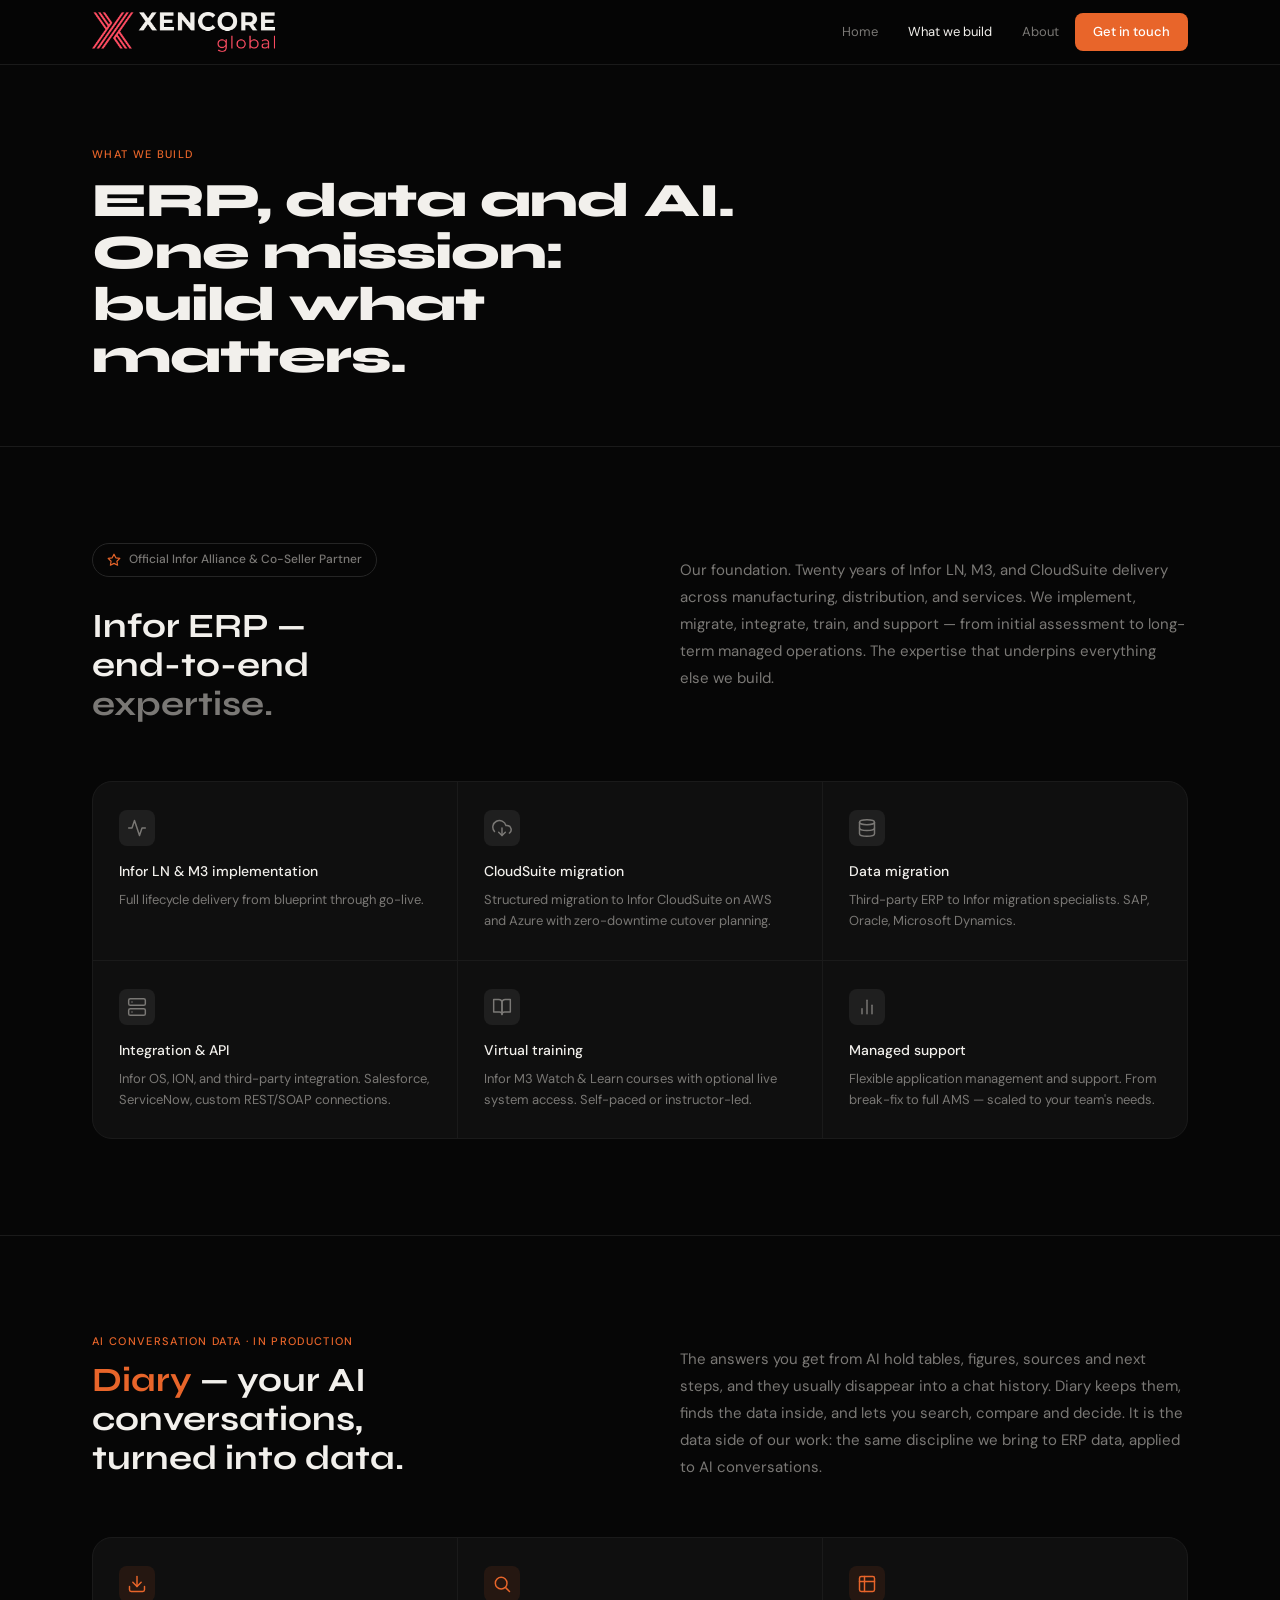
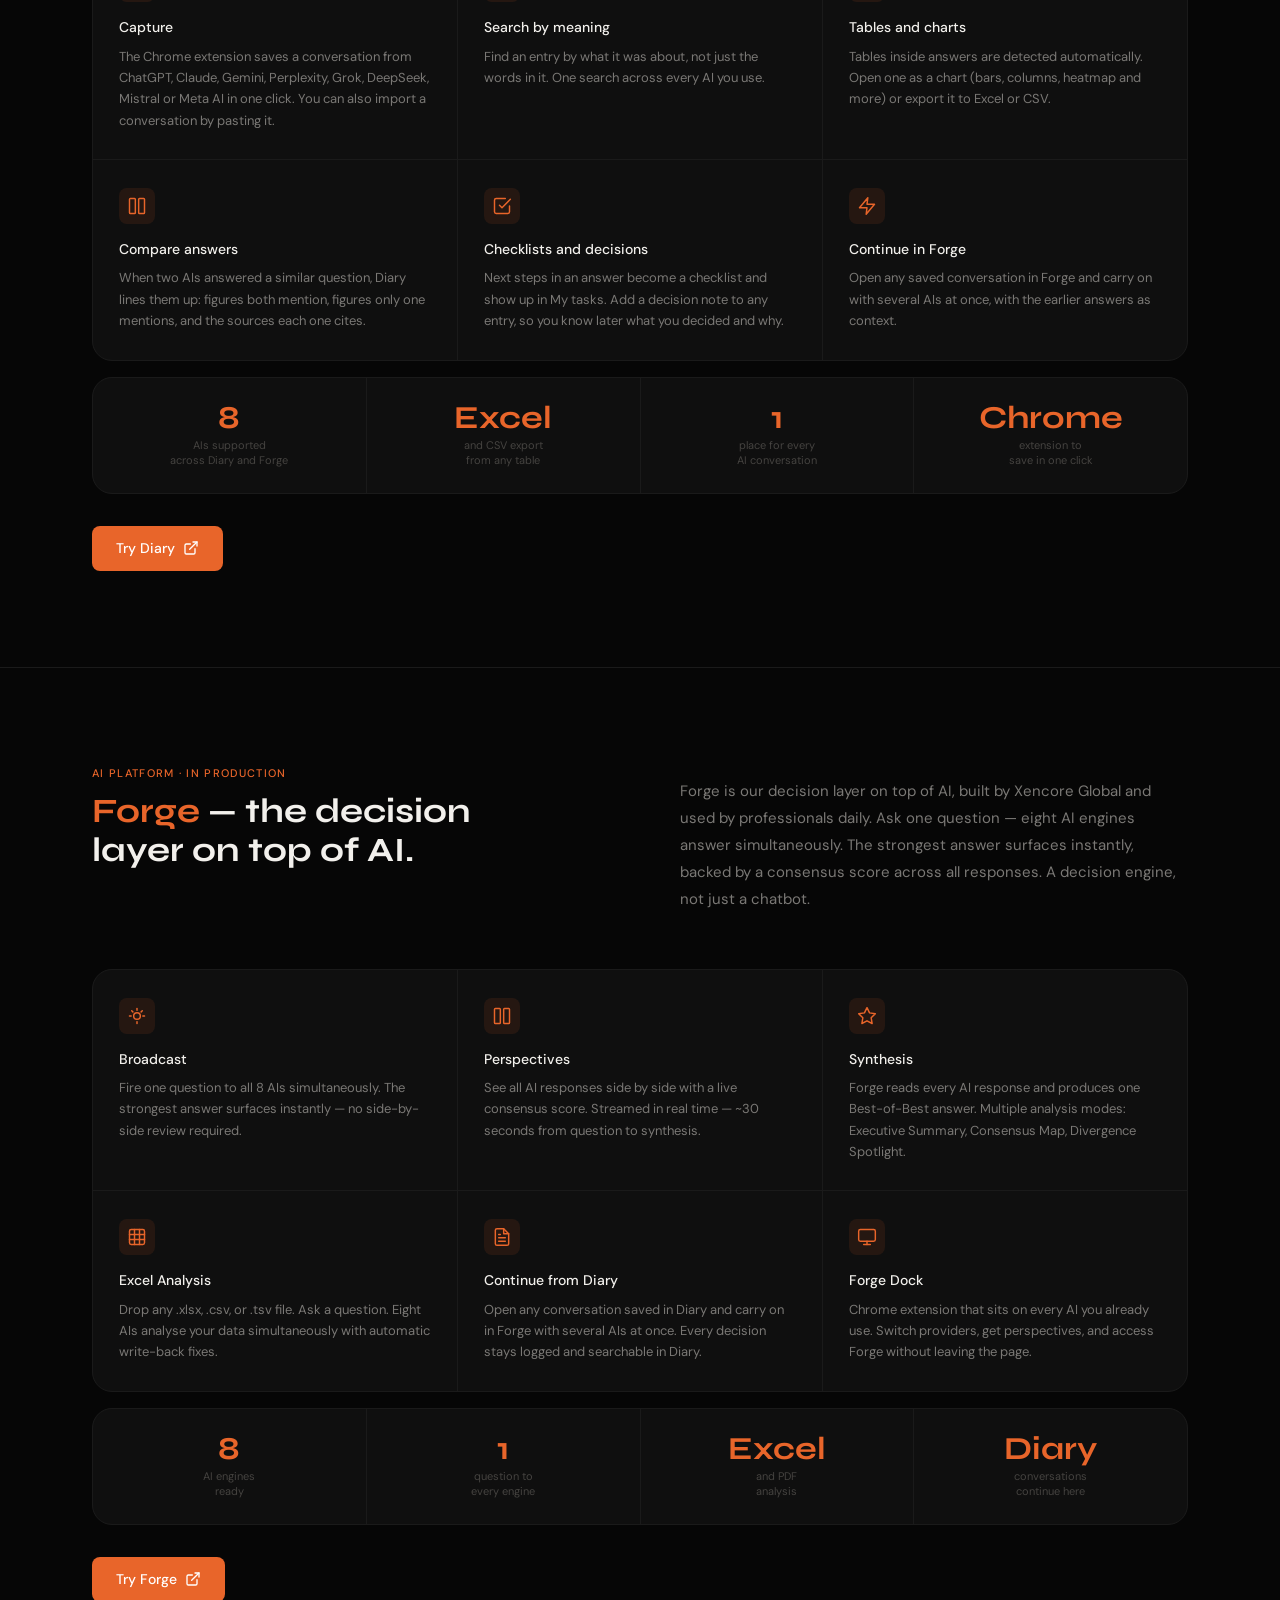
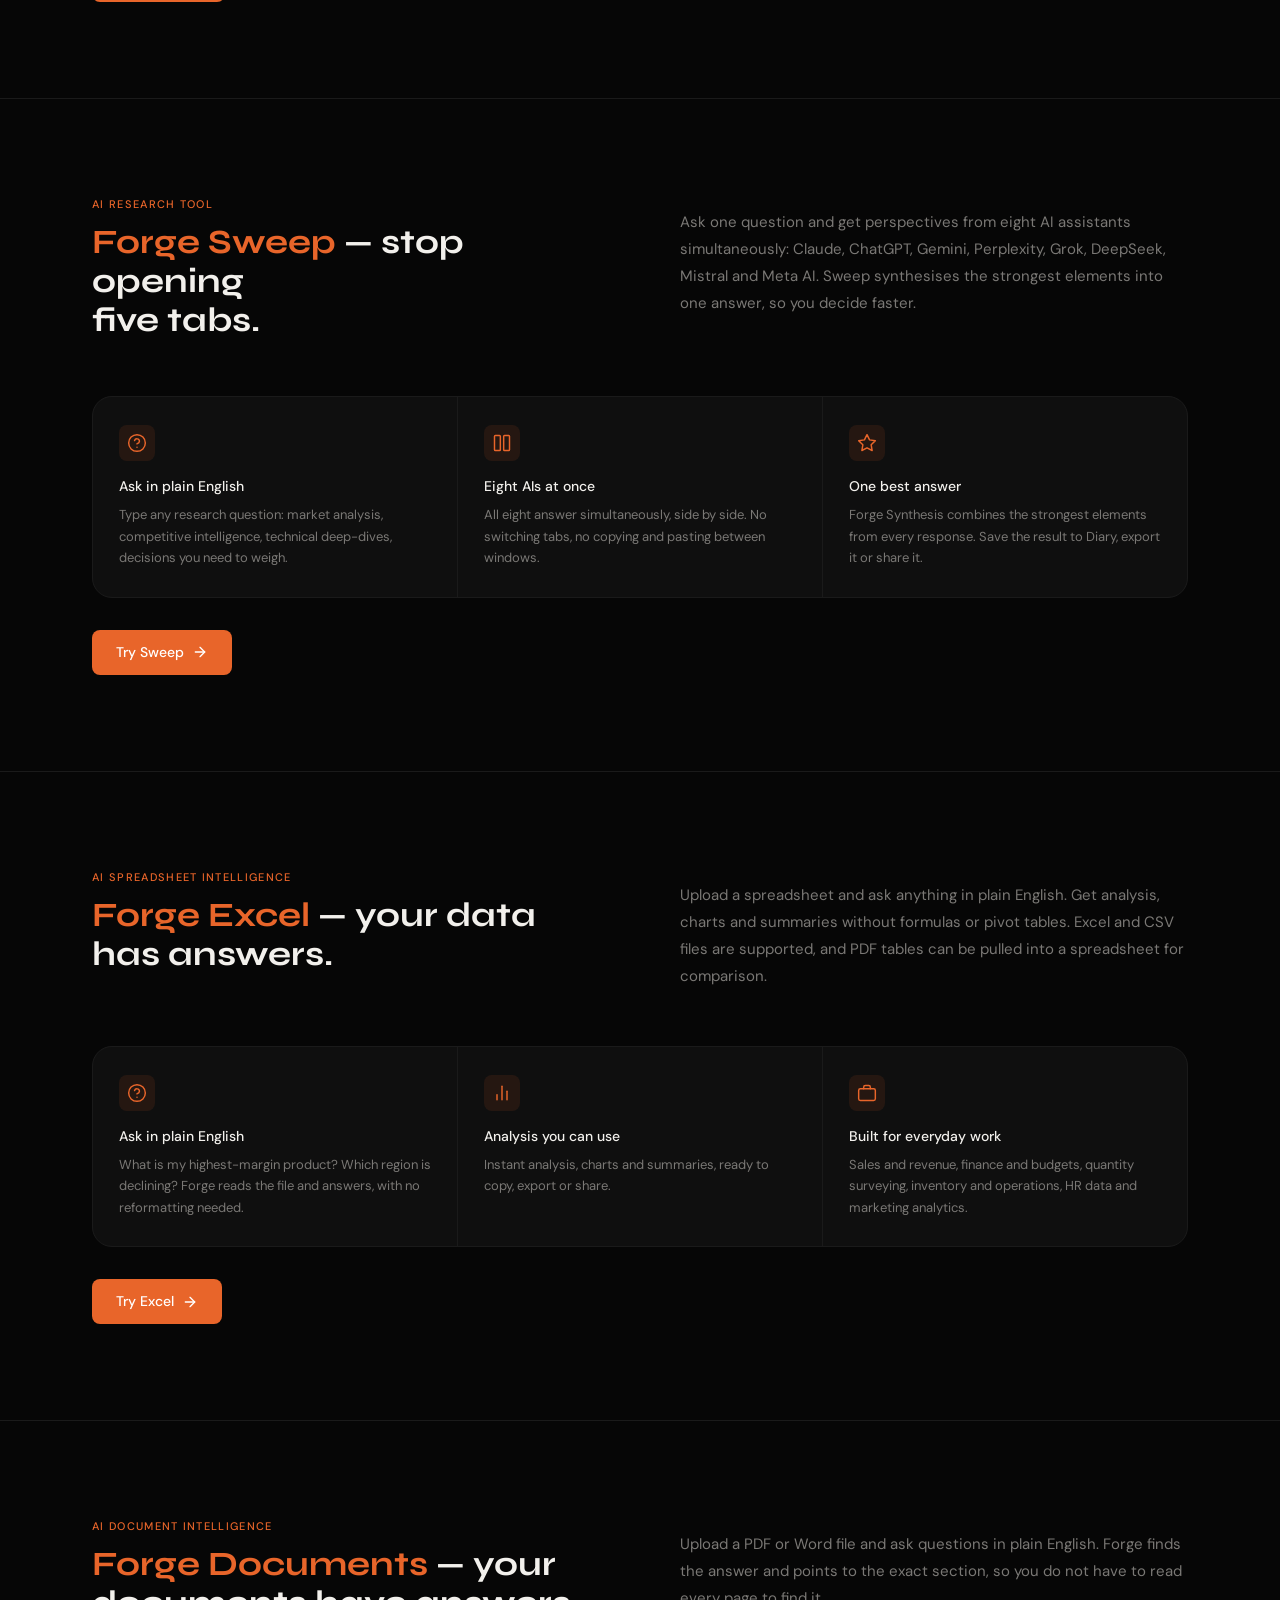
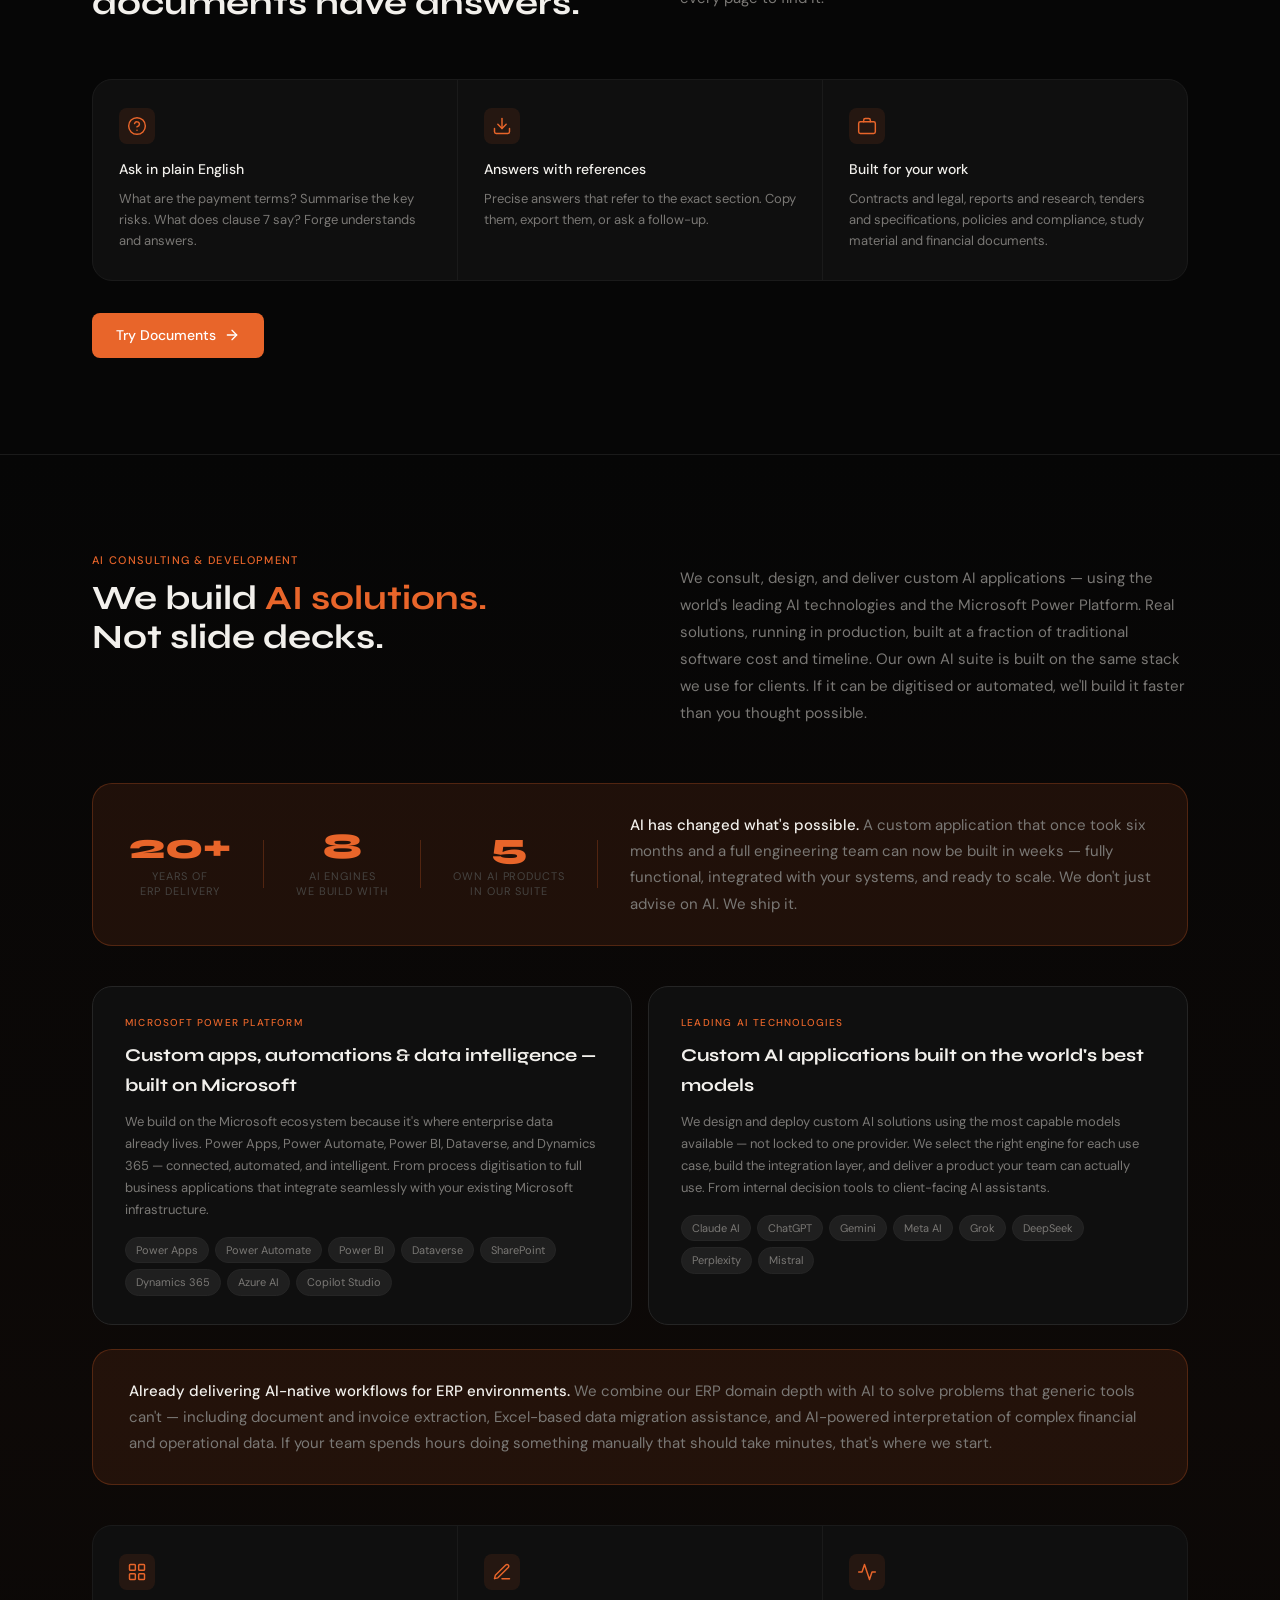
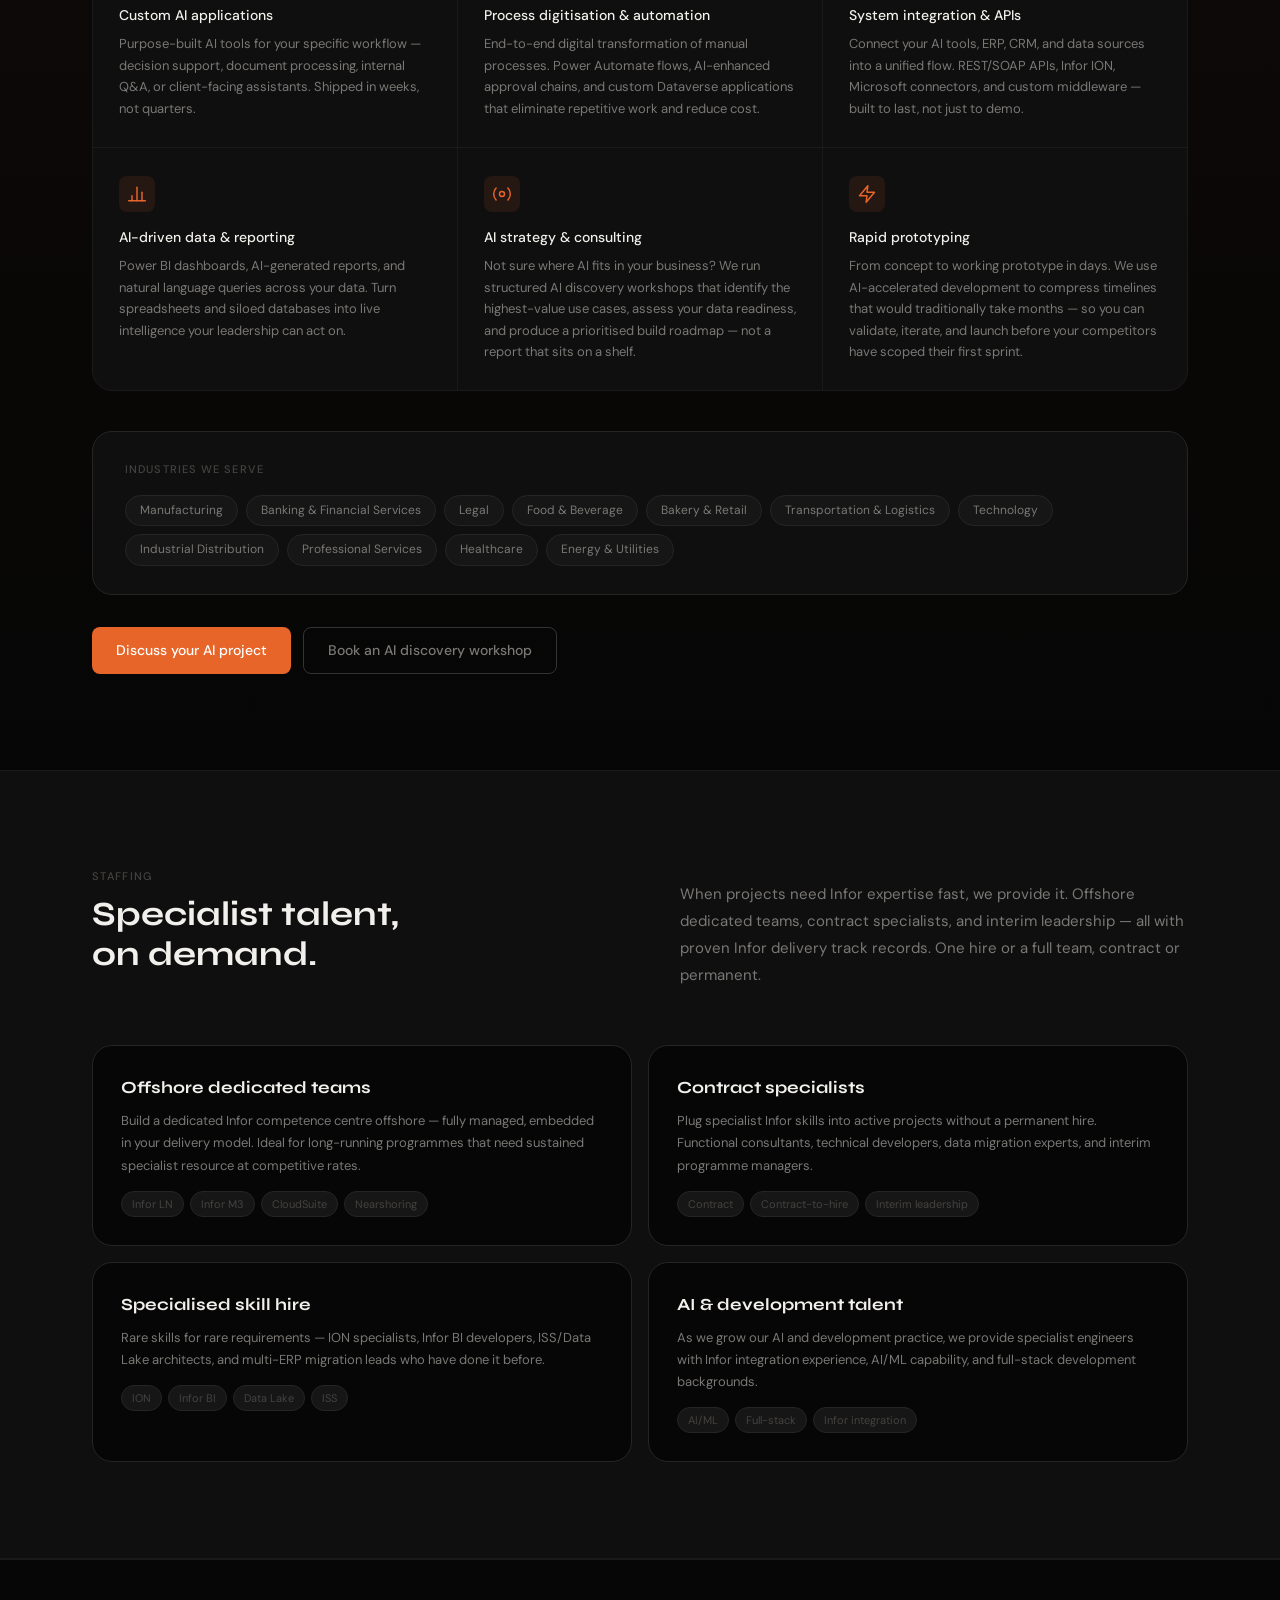
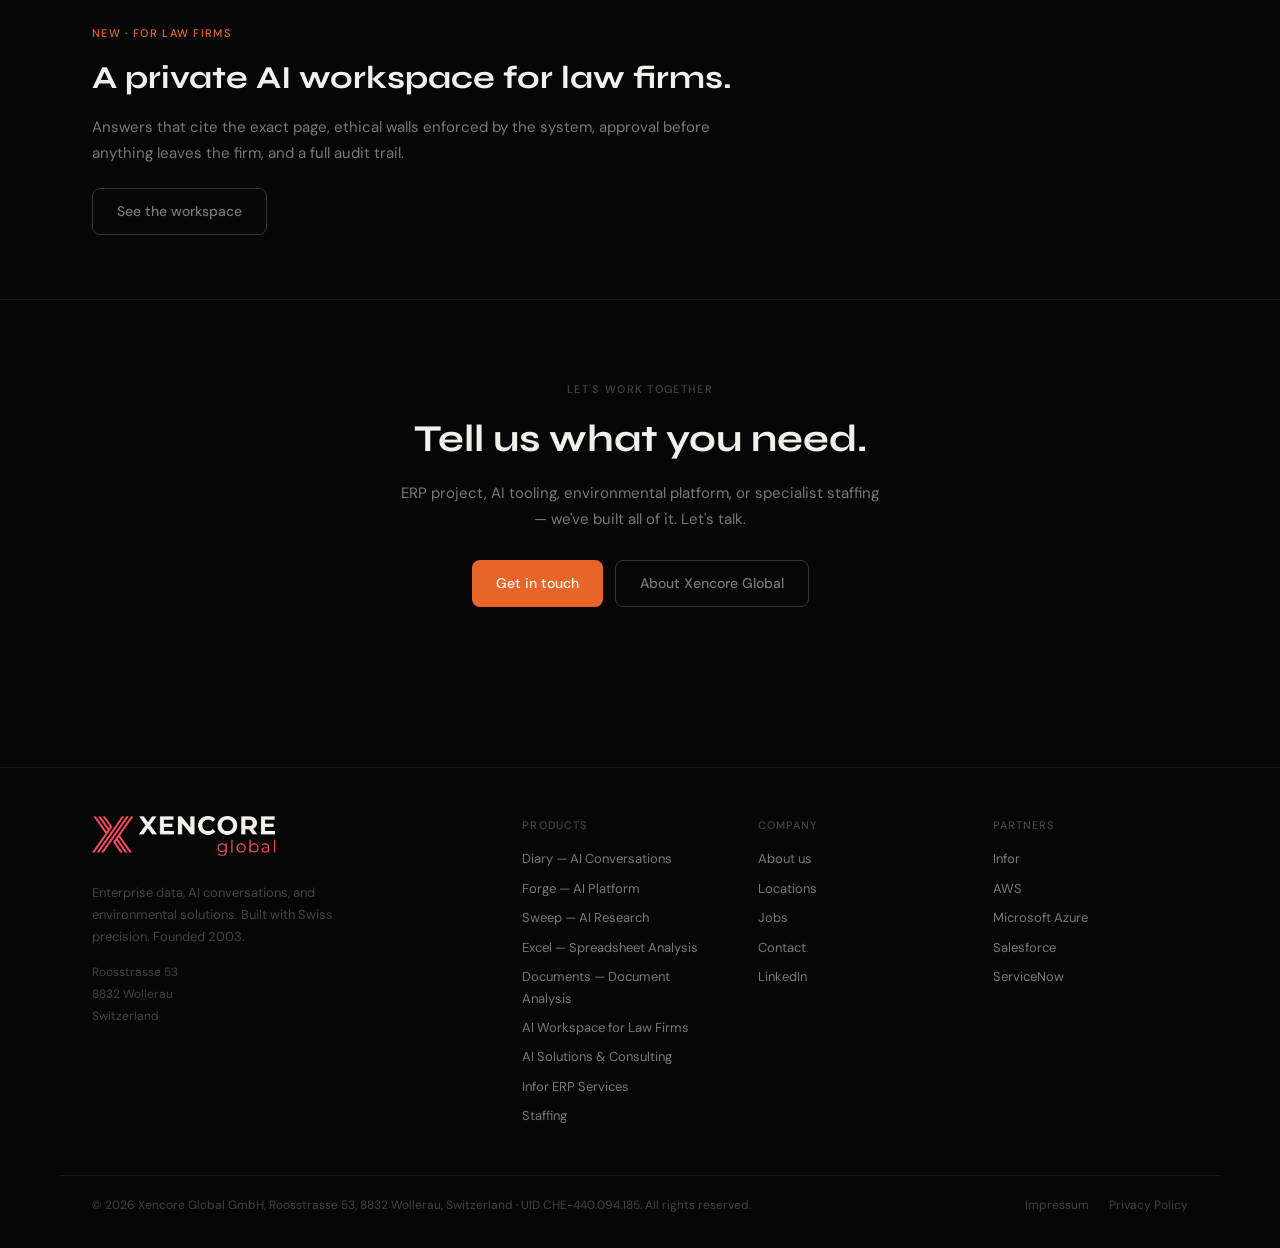
<file: what-we-build.html>
<!DOCTYPE html>
<html lang="en">
<head>
<meta charset="UTF-8">
<meta name="viewport" content="width=device-width, initial-scale=1.0">
<title>What We Build — Xencore Global GmbH</title>
<meta name="description" content="Diary, Forge, Sweep, Excel, Documents, custom AI development, Infor ERP services, and specialist staffing. Built by Xencore Global GmbH, Switzerland.">
<link rel="stylesheet" href="style.css">
<style>
/* ---- PAGE-SPECIFIC: WHAT WE BUILD ----------------------- */

.page-hero {
  padding: 80px 0 64px;
  border-bottom: 1px solid var(--bdr-1);
}
.page-hero__inner {
  max-width: 1160px;
  margin: 0 auto;
  padding: 0 32px;
}
.page-hero__title {
  font-family: var(--font-display);
  font-size: clamp(30px, 3.8vw, 48px);
  font-weight: 800;
  color: var(--tx-primary);
  line-height: 1.08;
  letter-spacing: -0.02em;
  margin-top: 12px;
  max-width: 700px;
}

/* Section layout — alternating feature sections */
.build-section {
  padding: 96px 0;
  border-bottom: 1px solid var(--bdr-1);
}
.build-section__inner {
  max-width: 1160px;
  margin: 0 auto;
  padding: 0 32px;
}
.build-section__header {
  display: grid;
  grid-template-columns: 1fr 1fr;
  gap: 80px;
  align-items: start;
  margin-bottom: 56px;
}
.build-section__title {
  font-family: var(--font-display);
  font-size: clamp(24px, 2.8vw, 34px);
  font-weight: 700;
  line-height: 1.15;
  margin-top: 10px;
}
.build-section__desc {
  font-size: 15px;
  color: var(--tx-secondary);
  line-height: 1.8;
  padding-top: 14px;
}

/* Feature list */
.build-features {
  display: grid;
  grid-template-columns: repeat(3, 1fr);
  gap: 1px;
  background: var(--bdr-1);
  border: 1px solid var(--bdr-1);
  border-radius: var(--r-xl);
  overflow: hidden;
}
.build-feature {
  background: var(--surf-1);
  padding: 28px 26px;
  transition: background 0.15s;
}
.build-feature:hover { background: var(--surf-2); }
.build-feature__icon {
  width: 36px; height: 36px;
  display: flex;
  align-items: center;
  justify-content: center;
  border-radius: var(--r-md);
  margin-bottom: 14px;
}
.build-feature__icon svg {
  width: 20px; height: 20px;
  stroke-width: 1.75;
  stroke-linecap: round;
  stroke-linejoin: round;
  fill: none;
}
.build-feature__name {
  font-size: 14px;
  font-weight: 500;
  color: var(--tx-primary);
  margin-bottom: 6px;
}
.build-feature__desc {
  font-size: 13px;
  color: var(--tx-secondary);
  line-height: 1.65;
}

/* ---- FORGE SECTION ---- */
#forge .build-section__title, #diary .build-section__title, #sweep .build-section__title, #excel .build-section__title, #documents .build-section__title { color: var(--tx-primary); }
#forge .build-section__title span, #diary .build-section__title span, #sweep .build-section__title span, #excel .build-section__title span, #documents .build-section__title span { color: var(--xc-orange); }
#forge .build-feature__icon, #diary .build-feature__icon, #sweep .build-feature__icon, #excel .build-feature__icon, #documents .build-feature__icon { background: var(--xc-orange-dim); }
#forge .build-feature__icon svg, #diary .build-feature__icon svg, #sweep .build-feature__icon svg, #excel .build-feature__icon svg, #documents .build-feature__icon svg { stroke: var(--xc-orange); }

/* Forge metrics row */
.forge-metrics {
  display: grid;
  grid-template-columns: repeat(4, 1fr);
  gap: 1px;
  background: var(--bdr-1);
  border: 1px solid var(--bdr-1);
  border-radius: var(--r-xl);
  overflow: hidden;
  margin-top: 16px;
}
.forge-metric {
  background: var(--surf-1);
  padding: 24px 20px;
  text-align: center;
}
.forge-metric__num {
  font-family: var(--font-display);
  font-size: 32px;
  font-weight: 700;
  color: var(--xc-orange);
  line-height: 1;
  margin-bottom: 4px;
}
.forge-metric__label {
  font-size: 11px;
  color: var(--tx-muted);
  line-height: 1.4;
}

/* ---- AI SOLUTIONS SECTION ---- */
#ai-solutions { background: linear-gradient(180deg, var(--bg) 0%, rgba(232,101,42,0.03) 50%, var(--bg) 100%); }
#ai-solutions .build-section__title span { color: var(--xc-orange); }
#ai-solutions .build-feature__icon { background: var(--xc-orange-dim); }
#ai-solutions .build-feature__icon svg { stroke: var(--xc-orange); }

.ai-platform-grid {
  display: grid;
  grid-template-columns: 1fr 1fr;
  gap: 16px;
  margin-bottom: 24px;
}
.ai-platform-card {
  background: var(--surf-1);
  border: 1px solid var(--bdr-2);
  border-radius: var(--r-xl);
  padding: 28px 32px;
  transition: border-color 0.15s, background 0.15s;
}
.ai-platform-card:hover { background: var(--surf-2); border-color: var(--bdr-3); }
.ai-platform-card__eyebrow {
  font-size: 10px;
  font-weight: 500;
  letter-spacing: 0.12em;
  text-transform: uppercase;
  color: var(--xc-orange);
  margin-bottom: 10px;
}
.ai-platform-card__title {
  font-family: var(--font-display);
  font-size: 18px;
  font-weight: 700;
  color: var(--tx-primary);
  margin-bottom: 10px;
}
.ai-platform-card__desc {
  font-size: 13px;
  color: var(--tx-secondary);
  line-height: 1.7;
  margin-bottom: 16px;
}
.ai-platform-card__tags {
  display: flex;
  flex-wrap: wrap;
  gap: 6px;
}
.ai-platform-card__tag {
  padding: 3px 10px;
  background: var(--surf-3);
  border: 1px solid var(--bdr-2);
  border-radius: 999px;
  font-size: 11px;
  color: var(--tx-secondary);
}

.ai-speed-callout {
  background: var(--xc-orange-dim);
  border: 1px solid var(--xc-orange-bdr);
  border-radius: var(--r-xl);
  padding: 28px 36px;
  margin-bottom: 40px;
  display: flex;
  align-items: center;
  gap: 32px;
  flex-wrap: wrap;
}
.ai-speed-callout__stat {
  text-align: center;
  flex-shrink: 0;
}
.ai-speed-callout__num {
  font-family: var(--font-display);
  font-size: 36px;
  font-weight: 800;
  color: var(--xc-orange);
  line-height: 1;
  margin-bottom: 4px;
}
.ai-speed-callout__label {
  font-size: 11px;
  color: var(--tx-muted);
  text-transform: uppercase;
  letter-spacing: 0.08em;
  line-height: 1.4;
}
.ai-speed-callout__divider {
  width: 1px;
  height: 48px;
  background: var(--xc-orange-bdr);
  flex-shrink: 0;
}
.ai-speed-callout__text {
  font-size: 15px;
  color: var(--tx-secondary);
  line-height: 1.75;
  flex: 1;
}
.ai-speed-callout__text strong { color: var(--tx-primary); font-weight: 500; }

.industry-strip {
  margin-top: 40px;
  padding: 28px 32px;
  background: var(--surf-1);
  border: 1px solid var(--bdr-2);
  border-radius: var(--r-xl);
}
.industry-strip__title {
  font-size: 11px;
  font-weight: 500;
  letter-spacing: 0.10em;
  text-transform: uppercase;
  color: var(--tx-muted);
  margin-bottom: 16px;
}
.industry-strip__tags {
  display: flex;
  flex-wrap: wrap;
  gap: 8px;
}
.industry-strip__tag {
  padding: 5px 14px;
  background: var(--surf-2);
  border: 1px solid var(--bdr-2);
  border-radius: 999px;
  font-size: 12px;
  color: var(--tx-secondary);
  transition: border-color 0.15s, color 0.15s;
}
.industry-strip__tag:hover { border-color: var(--xc-orange-bdr); color: var(--tx-primary); }



/* ---- ERP SECTION ---- */
#erp .build-section__title span { color: var(--tx-secondary); }
#erp .build-feature__icon { background: var(--surf-3); }
#erp .build-feature__icon svg { stroke: var(--tx-secondary); }

.infor-badge {
  display: inline-flex;
  align-items: center;
  gap: 8px;
  padding: 6px 14px;
  border: 1px solid var(--bdr-2);
  border-radius: 999px;
  font-size: 12px;
  color: var(--tx-muted);
  margin-bottom: 20px;
}
.infor-badge span { color: var(--tx-secondary); font-weight: 500; }

/* ---- STAFFING SECTION ---- */
#staffing { background: var(--surf-1); }
.staffing-grid {
  display: grid;
  grid-template-columns: repeat(2, 1fr);
  gap: 16px;
}
.staffing-card {
  background: var(--bg);
  border: 1px solid var(--bdr-2);
  border-radius: var(--r-xl);
  padding: 28px;
  transition: border-color 0.15s;
}
.staffing-card:hover { border-color: var(--bdr-3); }
.staffing-card__title {
  font-family: var(--font-display);
  font-size: 17px;
  font-weight: 700;
  color: var(--tx-primary);
  margin-bottom: 8px;
}
.staffing-card__desc {
  font-size: 13px;
  color: var(--tx-secondary);
  line-height: 1.7;
  margin-bottom: 14px;
}
.staffing-card__tags {
  display: flex;
  flex-wrap: wrap;
  gap: 6px;
}
.staffing-card__tag {
  padding: 3px 10px;
  background: var(--surf-2);
  border: 1px solid var(--bdr-2);
  border-radius: 999px;
  font-size: 11px;
  color: var(--tx-muted);
}

@media (max-width: 960px) {
  .build-section__header { grid-template-columns: 1fr; gap: 16px; }
  .build-features { grid-template-columns: 1fr 1fr; }
  .forge-metrics { grid-template-columns: repeat(2, 1fr); }

  .staffing-grid { grid-template-columns: 1fr; }
  .ai-platform-grid { grid-template-columns: 1fr; }
  .ai-speed-callout { gap: 20px; }
  .ai-speed-callout__divider { display: none; }
}
@media (max-width: 640px) {
  .build-features { grid-template-columns: 1fr; }
  .page-hero__inner { padding: 0 20px; }
  .build-section__inner { padding: 0 20px; }
  .build-section { padding: 64px 0; }
}
</style>
<link rel="icon" type="image/png" href="assets/favicon.png">
</head>
<body>

<nav class="xc-nav" role="navigation" aria-label="Main navigation">
  <div class="xc-nav__inner">
    <a href="index.html" class="xc-nav__logo xc-nav__logo--img" aria-label="Xencore Global home">
      <img src="assets/xencore-logo.png" alt="Xencore Global" class="xc-logo-img" width="184" height="40">
    </a>
    <div class="xc-nav__links" id="xc-nav-links">
      <a href="index.html"          class="xc-nav__link">Home</a>
      <a href="what-we-build.html"  class="xc-nav__link is-active">What we build</a>
      <a href="about.html"          class="xc-nav__link">About</a>
      <a href="about.html#contact"  class="btn btn--primary" style="font-size:13px;padding:8px 18px">Get in touch</a>
    </div>
    <button class="xc-nav__toggle" aria-label="Toggle navigation" aria-expanded="false" onclick="toggleNav(this)">&#9776;</button>
  </div>
</nav>


<!-- PAGE HERO -->
<div class="page-hero">
  <div class="page-hero__inner">
    <div class="eyebrow eyebrow--orange fade-up">What we build</div>
    <h1 class="page-hero__title fade-up fade-up-1">
      ERP, data and AI.<br>One mission:<br>build what matters.
    </h1>
  </div>
</div>


<!-- SECTION 1: ERP -->
<section class="build-section" id="erp" aria-labelledby="erp-title">
  <div class="build-section__inner">

    <div class="build-section__header">
      <div>
        <div class="infor-badge">
          <svg viewBox="0 0 24 24" style="width:14px;height:14px;stroke:var(--xc-orange);fill:none;stroke-width:2;stroke-linecap:round;stroke-linejoin:round" aria-hidden="true">
            <path d="M12 2l3.09 6.26L22 9.27l-5 4.87 1.18 6.88L12 17.77l-6.18 3.25L7 14.14 2 9.27l6.91-1.01L12 2z"/>
          </svg>
          <span>Official Infor Alliance &amp; Co-Seller Partner</span>
        </div>
        <h2 class="build-section__title" id="erp-title">
          Infor ERP —<br>end-to-end<br><span>expertise.</span>
        </h2>
      </div>
      <div class="build-section__desc">
        Our foundation. Twenty years of Infor LN, M3, and CloudSuite delivery
        across manufacturing, distribution, and services. We implement, migrate,
        integrate, train, and support — from initial assessment to long-term managed
        operations. The expertise that underpins everything else we build.
      </div>
    </div>

    <div class="build-features">
      <div class="build-feature">
        <div class="build-feature__icon"><svg viewBox="0 0 24 24" aria-hidden="true"><polyline points="22 12 18 12 15 21 9 3 6 12 2 12"/></svg></div>
        <div class="build-feature__name">Infor LN &amp; M3 implementation</div>
        <div class="build-feature__desc">Full lifecycle delivery from blueprint through go-live.</div>
      </div>
      <div class="build-feature">
        <div class="build-feature__icon"><svg viewBox="0 0 24 24" aria-hidden="true"><polyline points="8 17 12 21 16 17"/><line x1="12" y1="12" x2="12" y2="21"/><path d="M20.88 18.09A5 5 0 0 0 18 9h-1.26A8 8 0 1 0 3 16.29"/></svg></div>
        <div class="build-feature__name">CloudSuite migration</div>
        <div class="build-feature__desc">Structured migration to Infor CloudSuite on AWS and Azure with zero-downtime cutover planning.</div>
      </div>
      <div class="build-feature">
        <div class="build-feature__icon"><svg viewBox="0 0 24 24" aria-hidden="true"><ellipse cx="12" cy="5" rx="9" ry="3"/><path d="M21 12c0 1.66-4 3-9 3s-9-1.34-9-3"/><path d="M3 5v14c0 1.66 4 3 9 3s9-1.34 9-3V5"/></svg></div>
        <div class="build-feature__name">Data migration</div>
        <div class="build-feature__desc">Third-party ERP to Infor migration specialists. SAP, Oracle, Microsoft Dynamics.</div>
      </div>
      <div class="build-feature">
        <div class="build-feature__icon"><svg viewBox="0 0 24 24" aria-hidden="true"><rect x="2" y="2" width="20" height="8" rx="2"/><rect x="2" y="14" width="20" height="8" rx="2"/><line x1="6" y1="6" x2="6.01" y2="6"/><line x1="6" y1="18" x2="6.01" y2="18"/></svg></div>
        <div class="build-feature__name">Integration &amp; API</div>
        <div class="build-feature__desc">Infor OS, ION, and third-party integration. Salesforce, ServiceNow, custom REST/SOAP connections.</div>
      </div>
      <div class="build-feature">
        <div class="build-feature__icon"><svg viewBox="0 0 24 24" aria-hidden="true"><path d="M2 3h6a4 4 0 0 1 4 4v14a3 3 0 0 0-3-3H2z"/><path d="M22 3h-6a4 4 0 0 0-4 4v14a3 3 0 0 1 3-3h7z"/></svg></div>
        <div class="build-feature__name">Virtual training</div>
        <div class="build-feature__desc">Infor M3 Watch &amp; Learn courses with optional live system access. Self-paced or instructor-led.</div>
      </div>
      <div class="build-feature">
        <div class="build-feature__icon"><svg viewBox="0 0 24 24" aria-hidden="true"><path d="M18 20V10"/><path d="M12 20V4"/><path d="M6 20v-6"/></svg></div>
        <div class="build-feature__name">Managed support</div>
        <div class="build-feature__desc">Flexible application management and support. From break-fix to full AMS — scaled to your team's needs.</div>
      </div>
    </div>

  </div>
</section>


<!-- SECTION 1: DIARY -->
<section class="build-section" id="diary" aria-labelledby="diary-title">
  <div class="build-section__inner">

    <div class="build-section__header">
      <div>
        <div class="eyebrow eyebrow--orange">AI Conversation Data · In production</div>
        <h2 class="build-section__title" id="diary-title">
          <span>Diary</span> — your AI conversations,<br>turned into data.
        </h2>
      </div>
      <div class="build-section__desc">
        The answers you get from AI hold tables, figures, sources and next steps,
        and they usually disappear into a chat history. Diary keeps them, finds the
        data inside, and lets you search, compare and decide. It is the data side of
        our work: the same discipline we bring to ERP data, applied to AI conversations.
      </div>
    </div>

    <div class="build-features">
      <div class="build-feature">
        <div class="build-feature__icon">
          <svg viewBox="0 0 24 24" aria-hidden="true"><path d="M21 15v4a2 2 0 0 1-2 2H5a2 2 0 0 1-2-2v-4"/><polyline points="7 10 12 15 17 10"/><line x1="12" y1="15" x2="12" y2="3"/></svg>
        </div>
        <div class="build-feature__name">Capture</div>
        <div class="build-feature__desc">
          The Chrome extension saves a conversation from ChatGPT, Claude, Gemini, Perplexity, Grok, DeepSeek, Mistral or Meta AI in one click. You can also import a conversation by pasting it.
        </div>
      </div>
      <div class="build-feature">
        <div class="build-feature__icon">
          <svg viewBox="0 0 24 24" aria-hidden="true"><circle cx="11" cy="11" r="7"/><line x1="21" y1="21" x2="16.65" y2="16.65"/></svg>
        </div>
        <div class="build-feature__name">Search by meaning</div>
        <div class="build-feature__desc">
          Find an entry by what it was about, not just the words in it. One search across every AI you use.
        </div>
      </div>
      <div class="build-feature">
        <div class="build-feature__icon">
          <svg viewBox="0 0 24 24" aria-hidden="true"><rect x="3" y="3" width="18" height="18" rx="2"/><line x1="3" y1="9" x2="21" y2="9"/><line x1="9" y1="3" x2="9" y2="21"/></svg>
        </div>
        <div class="build-feature__name">Tables and charts</div>
        <div class="build-feature__desc">
          Tables inside answers are detected automatically. Open one as a chart (bars, columns, heatmap and more) or export it to Excel or CSV.
        </div>
      </div>
      <div class="build-feature">
        <div class="build-feature__icon">
          <svg viewBox="0 0 24 24" aria-hidden="true"><rect x="3" y="3" width="7" height="18" rx="1"/><rect x="14" y="3" width="7" height="18" rx="1"/></svg>
        </div>
        <div class="build-feature__name">Compare answers</div>
        <div class="build-feature__desc">
          When two AIs answered a similar question, Diary lines them up: figures both mention, figures only one mentions, and the sources each one cites.
        </div>
      </div>
      <div class="build-feature">
        <div class="build-feature__icon">
          <svg viewBox="0 0 24 24" aria-hidden="true"><path d="M9 11l3 3L22 4"/><path d="M21 12v7a2 2 0 0 1-2 2H5a2 2 0 0 1-2-2V5a2 2 0 0 1 2-2h11"/></svg>
        </div>
        <div class="build-feature__name">Checklists and decisions</div>
        <div class="build-feature__desc">
          Next steps in an answer become a checklist and show up in My tasks. Add a decision note to any entry, so you know later what you decided and why.
        </div>
      </div>
      <div class="build-feature">
        <div class="build-feature__icon">
          <svg viewBox="0 0 24 24" aria-hidden="true"><polygon points="13 2 3 14 12 14 11 22 21 10 12 10 13 2"/></svg>
        </div>
        <div class="build-feature__name">Continue in Forge</div>
        <div class="build-feature__desc">
          Open any saved conversation in Forge and carry on with several AIs at once, with the earlier answers as context.
        </div>
      </div>
    </div>

    <div class="forge-metrics">
      <div class="forge-metric">
        <div class="forge-metric__num">8</div>
        <div class="forge-metric__label">AIs supported<br>across Diary and Forge</div>
      </div>
      <div class="forge-metric">
        <div class="forge-metric__num">Excel</div>
        <div class="forge-metric__label">and CSV export<br>from any table</div>
      </div>
      <div class="forge-metric">
        <div class="forge-metric__num">1</div>
        <div class="forge-metric__label">place for every<br>AI conversation</div>
      </div>
      <div class="forge-metric">
        <div class="forge-metric__num">Chrome</div>
        <div class="forge-metric__label">extension to<br>save in one click</div>
      </div>
    </div>

    <div style="margin-top:32px;display:flex;gap:12px;flex-wrap:wrap">
      <a href="https://diary.projectcoachai.com"
         class="btn btn--primary"
         target="_blank" rel="noopener">
        Try Diary
        <svg viewBox="0 0 24 24" aria-hidden="true">
          <path d="M18 13v6a2 2 0 0 1-2 2H5a2 2 0 0 1-2-2V8a2 2 0 0 1 2-2h6"/>
          <polyline points="15 3 21 3 21 9"/>
          <line x1="10" y1="14" x2="21" y2="3"/>
        </svg>
      </a>
    </div>

  </div>
</section>

<!-- SECTION 2: FORGE -->
<section class="build-section" id="forge" aria-labelledby="forge-title">
  <div class="build-section__inner">

    <div class="build-section__header">
      <div>
        <div class="eyebrow eyebrow--orange">AI Platform · In production</div>
        <h2 class="build-section__title" id="forge-title">
          <span>Forge</span> — the decision<br>layer on top of AI.
        </h2>
      </div>
      <div class="build-section__desc">
        Forge is our decision layer on top of AI, built by Xencore Global and used by
        professionals daily. Ask one question — eight AI engines answer
        simultaneously. The strongest answer surfaces instantly, backed by a
        consensus score across all responses. A decision engine, not just a chatbot.
      </div>
    </div>

    <div class="build-features">
      <div class="build-feature">
        <div class="build-feature__icon">
          <svg viewBox="0 0 24 24" aria-hidden="true">
            <path d="M5 12H3"/>
            <path d="M19 12h2"/>
            <path d="M12 5V3"/>
            <path d="M12 19v2"/>
            <circle cx="12" cy="12" r="4"/>
            <path d="M7.05 7.05L5.64 5.64"/>
            <path d="M16.95 7.05l1.41-1.41"/>
          </svg>
        </div>
        <div class="build-feature__name">Broadcast</div>
        <div class="build-feature__desc">
          Fire one question to all 8 AIs simultaneously. The strongest answer
          surfaces instantly — no side-by-side review required.
        </div>
      </div>
      <div class="build-feature">
        <div class="build-feature__icon">
          <svg viewBox="0 0 24 24" aria-hidden="true">
            <rect x="3" y="3" width="7" height="18" rx="1"/>
            <rect x="14" y="3" width="7" height="18" rx="1"/>
          </svg>
        </div>
        <div class="build-feature__name">Perspectives</div>
        <div class="build-feature__desc">
          See all AI responses side by side with a live consensus score.
          Streamed in real time — ~30 seconds from question to synthesis.
        </div>
      </div>
      <div class="build-feature">
        <div class="build-feature__icon">
          <svg viewBox="0 0 24 24" aria-hidden="true">
            <path d="M12 2l3.09 6.26L22 9.27l-5 4.87 1.18 6.88L12 17.77l-6.18 3.25L7 14.14 2 9.27l6.91-1.01L12 2z"/>
          </svg>
        </div>
        <div class="build-feature__name">Synthesis</div>
        <div class="build-feature__desc">
          Forge reads every AI response and produces one Best-of-Best answer.
          Multiple analysis modes: Executive Summary, Consensus Map, Divergence Spotlight.
        </div>
      </div>
      <div class="build-feature">
        <div class="build-feature__icon">
          <svg viewBox="0 0 24 24" aria-hidden="true">
            <rect x="3" y="3" width="18" height="18" rx="2"/>
            <line x1="3" y1="9" x2="21" y2="9"/>
            <line x1="3" y1="15" x2="21" y2="15"/>
            <line x1="9" y1="3" x2="9" y2="21"/>
            <line x1="15" y1="3" x2="15" y2="21"/>
          </svg>
        </div>
        <div class="build-feature__name">Excel Analysis</div>
        <div class="build-feature__desc">
          Drop any .xlsx, .csv, or .tsv file. Ask a question. Eight AIs analyse
          your data simultaneously with automatic write-back fixes.
        </div>
      </div>
      <div class="build-feature">
        <div class="build-feature__icon">
          <svg viewBox="0 0 24 24" aria-hidden="true">
            <path d="M14 2H6a2 2 0 0 0-2 2v16a2 2 0 0 0 2 2h12a2 2 0 0 0 2-2V8z"/>
            <polyline points="14 2 14 8 20 8"/>
            <line x1="16" y1="13" x2="8" y2="13"/>
            <line x1="16" y1="17" x2="8" y2="17"/>
            <polyline points="10 9 9 9 8 9"/>
          </svg>
        </div>
        <div class="build-feature__name">Continue from Diary</div>
        <div class="build-feature__desc">
          Open any conversation saved in Diary and carry on in Forge with several
          AIs at once. Every decision stays logged and searchable in Diary.
        </div>
      </div>
      <div class="build-feature">
        <div class="build-feature__icon">
          <svg viewBox="0 0 24 24" aria-hidden="true">
            <rect x="2" y="3" width="20" height="14" rx="2"/>
            <line x1="8" y1="21" x2="16" y2="21"/>
            <line x1="12" y1="17" x2="12" y2="21"/>
          </svg>
        </div>
        <div class="build-feature__name">Forge Dock</div>
        <div class="build-feature__desc">
          Chrome extension that sits on every AI you already use. Switch providers,
          get perspectives, and access Forge without leaving the page.
        </div>
      </div>
    </div>

    <div class="forge-metrics">
      <div class="forge-metric">
        <div class="forge-metric__num">8</div>
        <div class="forge-metric__label">AI engines<br>ready</div>
      </div>
      <div class="forge-metric">
        <div class="forge-metric__num">1</div>
        <div class="forge-metric__label">question to<br>every engine</div>
      </div>
      <div class="forge-metric">
        <div class="forge-metric__num">Excel</div>
        <div class="forge-metric__label">and PDF<br>analysis</div>
      </div>
      <div class="forge-metric">
        <div class="forge-metric__num">Diary</div>
        <div class="forge-metric__label">conversations<br>continue here</div>
      </div>
    </div>

    <div style="margin-top:32px;display:flex;gap:12px;flex-wrap:wrap">
      <a href="https://forge.projectcoachai.com"
         class="btn btn--primary"
         target="_blank" rel="noopener">
        Try Forge
        <svg viewBox="0 0 24 24" aria-hidden="true">
          <path d="M18 13v6a2 2 0 0 1-2 2H5a2 2 0 0 1-2-2V8a2 2 0 0 1 2-2h6"/>
          <polyline points="15 3 21 3 21 9"/>
          <line x1="10" y1="14" x2="21" y2="3"/>
        </svg>
      </a>
    </div>

  </div>
</section>


<!-- SECTION 3: SWEEP -->
<section class="build-section" id="sweep" aria-labelledby="sweep-title">
  <div class="build-section__inner">

    <div class="build-section__header">
      <div>
        <div class="eyebrow eyebrow--orange">AI research tool</div>
        <h2 class="build-section__title" id="sweep-title">
          <span>Forge Sweep</span> — stop opening<br>five tabs.
        </h2>
      </div>
      <div class="build-section__desc">
        Ask one question and get perspectives from eight AI assistants simultaneously: Claude, ChatGPT, Gemini, Perplexity, Grok, DeepSeek, Mistral and Meta AI. Sweep synthesises the strongest elements into one answer, so you decide faster.
      </div>
    </div>

    <div class="build-features">
      <div class="build-feature">
        <div class="build-feature__icon">
          <svg viewBox="0 0 24 24" aria-hidden="true"><circle cx="12" cy="12" r="10"/><path d="M9.09 9a3 3 0 0 1 5.83 1c0 2-3 3-3 3"/><line x1="12" y1="17" x2="12.01" y2="17"/></svg>
        </div>
        <div class="build-feature__name">Ask in plain English</div>
        <div class="build-feature__desc">
          Type any research question: market analysis, competitive intelligence, technical deep-dives, decisions you need to weigh.
        </div>
      </div>
      <div class="build-feature">
        <div class="build-feature__icon">
          <svg viewBox="0 0 24 24" aria-hidden="true"><rect x="3" y="3" width="7" height="18" rx="1"/><rect x="14" y="3" width="7" height="18" rx="1"/></svg>
        </div>
        <div class="build-feature__name">Eight AIs at once</div>
        <div class="build-feature__desc">
          All eight answer simultaneously, side by side. No switching tabs, no copying and pasting between windows.
        </div>
      </div>
      <div class="build-feature">
        <div class="build-feature__icon">
          <svg viewBox="0 0 24 24" aria-hidden="true"><path d="M12 2l3.09 6.26L22 9.27l-5 4.87 1.18 6.88L12 17.77l-6.18 3.25L7 14.14 2 9.27l6.91-1.01L12 2z"/></svg>
        </div>
        <div class="build-feature__name">One best answer</div>
        <div class="build-feature__desc">
          Forge Synthesis combines the strongest elements from every response. Save the result to Diary, export it or share it.
        </div>
      </div>
    </div>

    <div style="margin-top:32px;display:flex;gap:12px;flex-wrap:wrap">
      <a href="https://forge.projectcoachai.com/broadcast" class="btn btn--primary">
        Try Sweep
        <svg viewBox="0 0 24 24" aria-hidden="true"><line x1="5" y1="12" x2="19" y2="12"/><polyline points="12 5 19 12 12 19"/></svg>
      </a>
    </div>

  </div>
</section>


<!-- SECTION 4: EXCEL -->
<section class="build-section" id="excel" aria-labelledby="excel-title">
  <div class="build-section__inner">

    <div class="build-section__header">
      <div>
        <div class="eyebrow eyebrow--orange">AI spreadsheet intelligence</div>
        <h2 class="build-section__title" id="excel-title">
          <span>Forge Excel</span> — your data<br>has answers.
        </h2>
      </div>
      <div class="build-section__desc">
        Upload a spreadsheet and ask anything in plain English. Get analysis, charts and summaries without formulas or pivot tables. Excel and CSV files are supported, and PDF tables can be pulled into a spreadsheet for comparison.
      </div>
    </div>

    <div class="build-features">
      <div class="build-feature">
        <div class="build-feature__icon">
          <svg viewBox="0 0 24 24" aria-hidden="true"><circle cx="12" cy="12" r="10"/><path d="M9.09 9a3 3 0 0 1 5.83 1c0 2-3 3-3 3"/><line x1="12" y1="17" x2="12.01" y2="17"/></svg>
        </div>
        <div class="build-feature__name">Ask in plain English</div>
        <div class="build-feature__desc">
          What is my highest-margin product? Which region is declining? Forge reads the file and answers, with no reformatting needed.
        </div>
      </div>
      <div class="build-feature">
        <div class="build-feature__icon">
          <svg viewBox="0 0 24 24" aria-hidden="true"><line x1="18" y1="20" x2="18" y2="10"/><line x1="12" y1="20" x2="12" y2="4"/><line x1="6" y1="20" x2="6" y2="14"/></svg>
        </div>
        <div class="build-feature__name">Analysis you can use</div>
        <div class="build-feature__desc">
          Instant analysis, charts and summaries, ready to copy, export or share.
        </div>
      </div>
      <div class="build-feature">
        <div class="build-feature__icon">
          <svg viewBox="0 0 24 24" aria-hidden="true"><rect x="2" y="7" width="20" height="14" rx="2"/><path d="M16 7V5a2 2 0 0 0-2-2h-4a2 2 0 0 0-2 2v2"/></svg>
        </div>
        <div class="build-feature__name">Built for everyday work</div>
        <div class="build-feature__desc">
          Sales and revenue, finance and budgets, quantity surveying, inventory and operations, HR data and marketing analytics.
        </div>
      </div>
    </div>

    <div style="margin-top:32px;display:flex;gap:12px;flex-wrap:wrap">
      <a href="https://forge.projectcoachai.com/excel" class="btn btn--primary">
        Try Excel
        <svg viewBox="0 0 24 24" aria-hidden="true"><line x1="5" y1="12" x2="19" y2="12"/><polyline points="12 5 19 12 12 19"/></svg>
      </a>
    </div>

  </div>
</section>


<!-- SECTION 5: DOCUMENTS -->
<section class="build-section" id="documents" aria-labelledby="documents-title">
  <div class="build-section__inner">

    <div class="build-section__header">
      <div>
        <div class="eyebrow eyebrow--orange">AI document intelligence</div>
        <h2 class="build-section__title" id="documents-title">
          <span>Forge Documents</span> — your<br>documents have answers.
        </h2>
      </div>
      <div class="build-section__desc">
        Upload a PDF or Word file and ask questions in plain English. Forge finds the answer and points to the exact section, so you do not have to read every page to find it.
      </div>
    </div>

    <div class="build-features">
      <div class="build-feature">
        <div class="build-feature__icon">
          <svg viewBox="0 0 24 24" aria-hidden="true"><circle cx="12" cy="12" r="10"/><path d="M9.09 9a3 3 0 0 1 5.83 1c0 2-3 3-3 3"/><line x1="12" y1="17" x2="12.01" y2="17"/></svg>
        </div>
        <div class="build-feature__name">Ask in plain English</div>
        <div class="build-feature__desc">
          What are the payment terms? Summarise the key risks. What does clause 7 say? Forge understands and answers.
        </div>
      </div>
      <div class="build-feature">
        <div class="build-feature__icon">
          <svg viewBox="0 0 24 24" aria-hidden="true"><path d="M21 15v4a2 2 0 0 1-2 2H5a2 2 0 0 1-2-2v-4"/><polyline points="7 10 12 15 17 10"/><line x1="12" y1="15" x2="12" y2="3"/></svg>
        </div>
        <div class="build-feature__name">Answers with references</div>
        <div class="build-feature__desc">
          Precise answers that refer to the exact section. Copy them, export them, or ask a follow-up.
        </div>
      </div>
      <div class="build-feature">
        <div class="build-feature__icon">
          <svg viewBox="0 0 24 24" aria-hidden="true"><rect x="2" y="7" width="20" height="14" rx="2"/><path d="M16 7V5a2 2 0 0 0-2-2h-4a2 2 0 0 0-2 2v2"/></svg>
        </div>
        <div class="build-feature__name">Built for your work</div>
        <div class="build-feature__desc">
          Contracts and legal, reports and research, tenders and specifications, policies and compliance, study material and financial documents.
        </div>
      </div>
    </div>

    <div style="margin-top:32px;display:flex;gap:12px;flex-wrap:wrap">
      <a href="https://forge.projectcoachai.com/documents" class="btn btn--primary">
        Try Documents
        <svg viewBox="0 0 24 24" aria-hidden="true"><line x1="5" y1="12" x2="19" y2="12"/><polyline points="12 5 19 12 12 19"/></svg>
      </a>
    </div>

  </div>
</section>


<!-- SECTION 6: AI SOLUTIONS -->
<section class="build-section" id="ai-solutions" aria-labelledby="ai-title">
  <div class="build-section__inner">

    <div class="build-section__header">
      <div>
        <div class="eyebrow eyebrow--orange">AI Consulting &amp; Development</div>
        <h2 class="build-section__title" id="ai-title">
          We build <span>AI solutions.</span><br>Not slide decks.
        </h2>
      </div>
      <div class="build-section__desc">
        We consult, design, and deliver custom AI applications — using the world's
        leading AI technologies and the Microsoft Power Platform. Real solutions,
        running in production, built at a fraction of traditional software cost and timeline.
        Our own AI suite is built on the same stack we use for clients. If it can be digitised
        or automated, we'll build it faster than you thought possible.
      </div>
    </div>

    <!-- Speed callout -->
    <div class="ai-speed-callout">
      <div class="ai-speed-callout__stat">
        <div class="ai-speed-callout__num">20+</div>
        <div class="ai-speed-callout__label">Years of<br>ERP delivery</div>
      </div>
      <div class="ai-speed-callout__divider"></div>
      <div class="ai-speed-callout__stat">
        <div class="ai-speed-callout__num">8</div>
        <div class="ai-speed-callout__label">AI engines<br>we build with</div>
      </div>
      <div class="ai-speed-callout__divider"></div>
      <div class="ai-speed-callout__stat">
        <div class="ai-speed-callout__num">5</div>
        <div class="ai-speed-callout__label">Own AI products<br>in our suite</div>
      </div>
      <div class="ai-speed-callout__divider"></div>
      <div class="ai-speed-callout__text">
        <strong>AI has changed what's possible.</strong> A custom application that once took
        six months and a full engineering team can now be built in weeks — fully functional,
        integrated with your systems, and ready to scale. We don't just advise on AI.
        We ship it.
      </div>
    </div>

    <!-- Two platform cards -->
    <div class="ai-platform-grid">

      <!-- Microsoft Power Platform -->
      <div class="ai-platform-card">
        <div class="ai-platform-card__eyebrow">Microsoft Power Platform</div>
        <div class="ai-platform-card__title">Custom apps, automations &amp; data intelligence — built on Microsoft</div>
        <div class="ai-platform-card__desc">
          We build on the Microsoft ecosystem because it's where enterprise data already lives.
          Power Apps, Power Automate, Power BI, Dataverse, and Dynamics 365 — connected, automated,
          and intelligent. From process digitisation to full business applications that integrate
          seamlessly with your existing Microsoft infrastructure.
        </div>
        <div class="ai-platform-card__tags">
          <span class="ai-platform-card__tag">Power Apps</span>
          <span class="ai-platform-card__tag">Power Automate</span>
          <span class="ai-platform-card__tag">Power BI</span>
          <span class="ai-platform-card__tag">Dataverse</span>
          <span class="ai-platform-card__tag">SharePoint</span>
          <span class="ai-platform-card__tag">Dynamics 365</span>
          <span class="ai-platform-card__tag">Azure AI</span>
          <span class="ai-platform-card__tag">Copilot Studio</span>
        </div>
      </div>

      <!-- AI chatbots & models -->
      <div class="ai-platform-card">
        <div class="ai-platform-card__eyebrow">Leading AI Technologies</div>
        <div class="ai-platform-card__title">Custom AI applications built on the world's best models</div>
        <div class="ai-platform-card__desc">
          We design and deploy custom AI solutions using the most capable models available —
          not locked to one provider. We select the right engine for each use case, build the
          integration layer, and deliver a product your team can actually use. From internal
          decision tools to client-facing AI assistants.
        </div>
        <div class="ai-platform-card__tags">
          <span class="ai-platform-card__tag">Claude AI</span>
          <span class="ai-platform-card__tag">ChatGPT</span>
          <span class="ai-platform-card__tag">Gemini</span>
          <span class="ai-platform-card__tag">Meta AI</span>
          <span class="ai-platform-card__tag">Grok</span>
          <span class="ai-platform-card__tag">DeepSeek</span>
          <span class="ai-platform-card__tag">Perplexity</span>
          <span class="ai-platform-card__tag">Mistral</span>
        </div>
      </div>

    </div>

    <!-- ERP + AI bridge callout -->
    <div class="ai-speed-callout" style="margin-top:0;margin-bottom:40px;">
      <div class="ai-speed-callout__text" style="max-width:100%">
        <strong>Already delivering AI-native workflows for ERP environments.</strong>
        We combine our ERP domain depth with AI to solve problems that generic tools can't —
        including document and invoice extraction, Excel-based data migration assistance,
        and AI-powered interpretation of complex financial and operational data.
        If your team spends hours doing something manually that should take minutes,
        that's where we start.
      </div>
    </div>

    <!-- Feature grid -->
    <div class="build-features">
      <div class="build-feature">
        <div class="build-feature__icon">
          <svg viewBox="0 0 24 24" aria-hidden="true">
            <rect x="3" y="3" width="7" height="7" rx="1"/><rect x="14" y="3" width="7" height="7" rx="1"/>
            <rect x="3" y="14" width="7" height="7" rx="1"/><rect x="14" y="14" width="7" height="7" rx="1"/>
          </svg>
        </div>
        <div class="build-feature__name">Custom AI applications</div>
        <div class="build-feature__desc">
          Purpose-built AI tools for your specific workflow — decision support, document
          processing, internal Q&amp;A, or client-facing assistants. Shipped in weeks, not quarters.
        </div>
      </div>
      <div class="build-feature">
        <div class="build-feature__icon">
          <svg viewBox="0 0 24 24" aria-hidden="true">
            <path d="M12 20h9"/><path d="M16.5 3.5a2.121 2.121 0 0 1 3 3L7 19l-4 1 1-4L16.5 3.5z"/>
          </svg>
        </div>
        <div class="build-feature__name">Process digitisation &amp; automation</div>
        <div class="build-feature__desc">
          End-to-end digital transformation of manual processes. Power Automate flows,
          AI-enhanced approval chains, and custom Dataverse applications that eliminate
          repetitive work and reduce cost.
        </div>
      </div>
      <div class="build-feature">
        <div class="build-feature__icon">
          <svg viewBox="0 0 24 24" aria-hidden="true">
            <polyline points="22 12 18 12 15 21 9 3 6 12 2 12"/>
          </svg>
        </div>
        <div class="build-feature__name">System integration &amp; APIs</div>
        <div class="build-feature__desc">
          Connect your AI tools, ERP, CRM, and data sources into a unified flow.
          REST/SOAP APIs, Infor ION, Microsoft connectors, and custom middleware — built to
          last, not just to demo.
        </div>
      </div>
      <div class="build-feature">
        <div class="build-feature__icon">
          <svg viewBox="0 0 24 24" aria-hidden="true">
            <line x1="18" y1="20" x2="18" y2="10"/>
            <line x1="12" y1="20" x2="12" y2="4"/>
            <line x1="6" y1="20" x2="6" y2="14"/>
            <path d="M2 20h20"/>
          </svg>
        </div>
        <div class="build-feature__name">AI-driven data &amp; reporting</div>
        <div class="build-feature__desc">
          Power BI dashboards, AI-generated reports, and natural language queries
          across your data. Turn spreadsheets and siloed databases into live intelligence
          your leadership can act on.
        </div>
      </div>
      <div class="build-feature">
        <div class="build-feature__icon">
          <svg viewBox="0 0 24 24" aria-hidden="true">
            <circle cx="12" cy="12" r="3"/>
            <path d="M19.07 4.93a10 10 0 0 1 0 14.14M4.93 4.93a10 10 0 0 0 0 14.14"/>
          </svg>
        </div>
        <div class="build-feature__name">AI strategy &amp; consulting</div>
        <div class="build-feature__desc">
          Not sure where AI fits in your business? We run structured AI discovery workshops
          that identify the highest-value use cases, assess your data readiness, and produce
          a prioritised build roadmap — not a report that sits on a shelf.
        </div>
      </div>
      <div class="build-feature">
        <div class="build-feature__icon">
          <svg viewBox="0 0 24 24" aria-hidden="true">
            <polygon points="13 2 3 14 12 14 11 22 21 10 12 10 13 2"/>
          </svg>
        </div>
        <div class="build-feature__name">Rapid prototyping</div>
        <div class="build-feature__desc">
          From concept to working prototype in days. We use AI-accelerated development
          to compress timelines that would traditionally take months — so you can validate,
          iterate, and launch before your competitors have scoped their first sprint.
        </div>
      </div>
    </div>

    <!-- Industries -->
    <div class="industry-strip">
      <div class="industry-strip__title">Industries we serve</div>
      <div class="industry-strip__tags">
        <span class="industry-strip__tag">Manufacturing</span>
        <span class="industry-strip__tag">Banking &amp; Financial Services</span>
        <span class="industry-strip__tag">Legal</span>
        <span class="industry-strip__tag">Food &amp; Beverage</span>
        <span class="industry-strip__tag">Bakery &amp; Retail</span>
        <span class="industry-strip__tag">Transportation &amp; Logistics</span>
        <span class="industry-strip__tag">Technology</span>

        <span class="industry-strip__tag">Industrial Distribution</span>
        <span class="industry-strip__tag">Professional Services</span>
        <span class="industry-strip__tag">Healthcare</span>
        <span class="industry-strip__tag">Energy &amp; Utilities</span>
      </div>
    </div>

    <div style="margin-top:32px;display:flex;gap:12px;flex-wrap:wrap">
      <a href="about.html#contact" class="btn btn--primary">Discuss your AI project</a>
      <a href="about.html#contact" class="btn btn--ghost">Book an AI discovery workshop</a>
    </div>

  </div>
</section>


<!-- SECTION 3: REFORESTATION -->


<!-- SECTION 5: STAFFING -->
<section class="build-section" id="staffing" aria-labelledby="staffing-title">
  <div class="build-section__inner">

    <div class="build-section__header">
      <div>
        <div class="eyebrow">Staffing</div>
        <h2 class="build-section__title" id="staffing-title">
          Specialist talent,<br>on demand.
        </h2>
      </div>
      <div class="build-section__desc">
        When projects need Infor expertise fast, we provide it. Offshore dedicated
        teams, contract specialists, and interim leadership — all with proven
        Infor delivery track records. One hire or a full team, contract or permanent.
      </div>
    </div>

    <div class="staffing-grid">
      <div class="staffing-card">
        <div class="staffing-card__title">Offshore dedicated teams</div>
        <div class="staffing-card__desc">
          Build a dedicated Infor competence centre offshore — fully managed,
          embedded in your delivery model. Ideal for long-running programmes
          that need sustained specialist resource at competitive rates.
        </div>
        <div class="staffing-card__tags">
          <span class="staffing-card__tag">Infor LN</span>
          <span class="staffing-card__tag">Infor M3</span>
          <span class="staffing-card__tag">CloudSuite</span>
          <span class="staffing-card__tag">Nearshoring</span>
        </div>
      </div>
      <div class="staffing-card">
        <div class="staffing-card__title">Contract specialists</div>
        <div class="staffing-card__desc">
          Plug specialist Infor skills into active projects without a permanent
          hire. Functional consultants, technical developers, data migration
          experts, and interim programme managers.
        </div>
        <div class="staffing-card__tags">
          <span class="staffing-card__tag">Contract</span>
          <span class="staffing-card__tag">Contract-to-hire</span>
          <span class="staffing-card__tag">Interim leadership</span>
        </div>
      </div>
      <div class="staffing-card">
        <div class="staffing-card__title">Specialised skill hire</div>
        <div class="staffing-card__desc">
          Rare skills for rare requirements — ION specialists, Infor BI
          developers, ISS/Data Lake architects, and multi-ERP migration leads
          who have done it before.
        </div>
        <div class="staffing-card__tags">
          <span class="staffing-card__tag">ION</span>
          <span class="staffing-card__tag">Infor BI</span>
          <span class="staffing-card__tag">Data Lake</span>
          <span class="staffing-card__tag">ISS</span>
        </div>
      </div>
      <div class="staffing-card">
        <div class="staffing-card__title">AI &amp; development talent</div>
        <div class="staffing-card__desc">
          As we grow our AI and development practice, we provide specialist
          engineers with Infor integration experience, AI/ML capability,
          and full-stack development backgrounds.
        </div>
        <div class="staffing-card__tags">
          <span class="staffing-card__tag">AI/ML</span>
          <span class="staffing-card__tag">Full-stack</span>
          <span class="staffing-card__tag">Infor integration</span>
        </div>
      </div>
    </div>

  </div>
</section>


<!-- LAW WORKSPACE TEASER -->
<section style="padding:64px 0;border-top:1px solid var(--bdr-1)">
  <div class="container">
    <div class="eyebrow eyebrow--orange" style="margin-bottom:10px">New · For law firms</div>
    <h2 style="font-family:var(--font-display);font-size:clamp(22px,2.6vw,32px);font-weight:700;color:var(--tx-primary);margin-bottom:10px">A private AI workspace for law firms.</h2>
    <p style="font-size:15px;color:var(--tx-secondary);margin-bottom:22px;max-width:620px;line-height:1.7">Answers that cite the exact page, ethical walls enforced by the system, approval before anything leaves the firm, and a full audit trail.</p>
    <a href="private-ai-workspace.html" class="btn btn--ghost">See the workspace</a>
  </div>
</section>

<!-- CTA -->
<section style="padding:80px 0;border-top:1px solid var(--bdr-1);text-align:center">
  <div class="container">
    <div class="eyebrow" style="margin-bottom:10px">Let's work together</div>
    <h2 style="font-family:var(--font-display);font-size:clamp(24px,3vw,38px);font-weight:700;color:var(--tx-primary);margin-bottom:10px">
      Tell us what you need.
    </h2>
    <p style="font-size:15px;color:var(--tx-secondary);margin-bottom:28px;max-width:480px;margin-left:auto;margin-right:auto;line-height:1.7">
      ERP project, AI tooling, environmental platform, or specialist staffing —
      we've built all of it. Let's talk.
    </p>
    <div style="display:flex;gap:12px;justify-content:center;flex-wrap:wrap">
      <a href="about.html#contact" class="btn btn--primary">Get in touch</a>
      <a href="about.html" class="btn btn--ghost">About Xencore Global</a>
    </div>
  </div>
</section>


<!-- FOOTER -->
<footer class="xc-footer" role="contentinfo">
  <div class="xc-footer__inner">
    <div>
      <a href="index.html" class="xc-nav__logo xc-nav__logo--img" style="margin-bottom:14px;display:inline-flex">
        <img src="assets/xencore-logo.png" alt="Xencore Global" class="xc-logo-img" width="184" height="40">
      </a>
      <p class="xc-footer__brand-desc">Enterprise data, AI conversations, and environmental solutions. Built with Swiss precision. Founded 2003.</p>
      <address class="xc-footer__address">Roosstrasse 53<br>8832 Wollerau<br>Switzerland</address>
    </div>
    <div>
      <div class="xc-footer__col-title">Products</div>
      <div class="xc-footer__col-links">
        <a href="https://diary.projectcoachai.com">Diary — AI Conversations</a>
        <a href="https://forge.projectcoachai.com">Forge — AI Platform</a>
        <a href="https://forge.projectcoachai.com/broadcast">Sweep — AI Research</a>
        <a href="https://forge.projectcoachai.com/excel">Excel — Spreadsheet Analysis</a>
        <a href="https://forge.projectcoachai.com/documents">Documents — Document Analysis</a>
        <a href="private-ai-workspace.html">AI Workspace for Law Firms</a>
        <a href="#ai-solutions">AI Solutions &amp; Consulting</a>
        <a href="#erp">Infor ERP Services</a>
        <a href="#staffing">Staffing</a>
      </div>
    </div>
    <div>
      <div class="xc-footer__col-title">Company</div>
      <div class="xc-footer__col-links">
        <a href="about.html">About us</a>
        <a href="about.html#locations">Locations</a>
        <a href="about.html#jobs">Jobs</a>
        <a href="about.html#contact">Contact</a>
        <a href="https://www.linkedin.com/company/xencore-global-limited/" target="_blank" rel="noopener">LinkedIn</a>
      </div>
    </div>
    <div>
      <div class="xc-footer__col-title">Partners</div>
      <div class="xc-footer__col-links">
        <a href="https://www.infor.com" target="_blank" rel="noopener">Infor</a>
        <a href="https://aws.amazon.com" target="_blank" rel="noopener">AWS</a>
        <a href="https://azure.microsoft.com" target="_blank" rel="noopener">Microsoft Azure</a>
        <a href="https://www.salesforce.com" target="_blank" rel="noopener">Salesforce</a>
        <a href="https://www.servicenow.com" target="_blank" rel="noopener">ServiceNow</a>
      </div>
    </div>
  </div>
  <div class="xc-footer__bottom">
    <div class="xc-footer__copy">&copy; 2026 Xencore Global GmbH, Roosstrasse 53, 8832 Wollerau, Switzerland · UID CHE-440.094.185. All rights reserved.</div>
    <nav class="xc-footer__legal" aria-label="Legal links">
      <a href="impressum.html">Impressum</a>
      <a href="privacy.html">Privacy Policy</a>
    </nav>
  </div>
</footer>

<script>
function toggleNav(btn) {
  const links = document.getElementById('xc-nav-links');
  const isOpen = links.classList.toggle('is-open');
  btn.setAttribute('aria-expanded', isOpen);
}
</script>

</body>
</html>
</file>
<file: style.css>
/* ============================================================
   XENCORE GLOBAL AG — Shared Stylesheet
   Stack: Static HTML · Cloudflare Pages · GitHub
   Fonts: Syne (headings) · DM Sans (body)
   ============================================================ */

@import url('https://fonts.googleapis.com/css2?family=Syne:wght@600;700;800&family=DM+Sans:ital,opsz,wght@0,9..40,300;0,9..40,400;0,9..40,500;1,9..40,300&display=swap');

/* ============================================================
   DESIGN TOKENS
   ============================================================ */
:root {
  /* Brand colours */
  --xc-orange:      #E8652A;
  --xc-orange-dark: #C4501E;
  --xc-orange-dim:  rgba(232,101,42,0.10);
  --xc-orange-bdr:  rgba(232,101,42,0.25);

  /* Green palette — available for future use */
  --xc-green:       #2A7A47;
  --xc-green-light: #3D9A5E;
  --xc-green-dim:   rgba(42,122,71,0.10);
  --xc-green-bdr:   rgba(42,122,71,0.25);

  /* Surfaces */
  --bg:      #060606;
  --surf-1:  #0f0f0f;
  --surf-2:  #161616;
  --surf-3:  #1f1f1f;

  /* Borders */
  --bdr-1:   #1a1a1a;
  --bdr-2:   #252525;
  --bdr-3:   #333333;

  /* Text */
  --tx-primary:   #F2F0EC;
  --tx-secondary: #7A7875;
  --tx-muted:     #454340;

  /* Typography */
  --font-display: 'Syne', sans-serif;
  --font-body:    'DM Sans', sans-serif;

  /* Radius */
  --r-sm:  4px;
  --r-md:  8px;
  --r-lg:  14px;
  --r-xl:  20px;

  font-family: var(--font-body);
  font-size: 16px;
  line-height: 1.65;
  color: var(--tx-primary);
  background: var(--bg);
  -webkit-font-smoothing: antialiased;
  scroll-behavior: smooth;
}

/* ============================================================
   RESET
   ============================================================ */
*, *::before, *::after { box-sizing: border-box; margin: 0; padding: 0; }
img   { display: block; max-width: 100%; }
a     { color: inherit; text-decoration: none; }
button, input, select, textarea { font-family: inherit; }

/* ============================================================
   UTILITIES
   ============================================================ */
.sr-only {
  position: absolute;
  width: 1px; height: 1px;
  overflow: hidden;
  clip: rect(0,0,0,0);
  white-space: nowrap;
}
.container {
  width: 100%;
  max-width: 1160px;
  margin: 0 auto;
  padding: 0 32px;
}
.eyebrow {
  font-family: var(--font-body);
  font-size: 11px;
  font-weight: 500;
  letter-spacing: 0.12em;
  text-transform: uppercase;
  color: var(--tx-muted);
}
.eyebrow--orange { color: var(--xc-orange); }
.eyebrow--green  { color: var(--xc-green-light); }

/* ============================================================
   BUTTONS
   ============================================================ */
.btn {
  display: inline-flex;
  align-items: center;
  gap: 8px;
  padding: 11px 24px;
  font-size: 14px;
  font-weight: 500;
  border-radius: var(--r-md);
  border: none;
  cursor: pointer;
  transition: background 0.18s, color 0.18s, border-color 0.18s;
  white-space: nowrap;
}
.btn--primary {
  background: var(--xc-orange);
  color: #fff;
}
.btn--primary:hover { background: var(--xc-orange-dark); }

.btn--ghost {
  background: transparent;
  border: 1px solid var(--bdr-3);
  color: var(--tx-secondary);
}
.btn--ghost:hover { border-color: var(--tx-secondary); color: var(--tx-primary); }

.btn--outline-green {
  background: transparent;
  border: 1px solid var(--xc-green-bdr);
  color: var(--xc-green-light);
}
.btn--outline-green:hover { background: var(--xc-green-dim); }

.btn svg {
  width: 16px; height: 16px;
  stroke: currentColor; fill: none;
  stroke-width: 2; stroke-linecap: round; stroke-linejoin: round;
}

/* ============================================================
   NAVIGATION
   ============================================================ */
.xc-nav {
  position: sticky;
  top: 0;
  z-index: 100;
  background: rgba(6,6,6,0.92);
  backdrop-filter: blur(12px);
  -webkit-backdrop-filter: blur(12px);
  border-bottom: 1px solid var(--bdr-1);
}
.xc-nav__inner {
  display: flex;
  align-items: center;
  justify-content: space-between;
  height: 64px;
  padding: 0 32px;
  max-width: 1160px;
  margin: 0 auto;
}

/* Logo */
.xc-nav__logo {
  display: flex;
  align-items: center;
  gap: 10px;
}
.xc-nav__logo-mark {
  width: 32px; height: 32px;
  background: var(--xc-orange);
  border-radius: var(--r-md);
  display: flex;
  align-items: center;
  justify-content: center;
  flex-shrink: 0;
}
.xc-nav__logo-mark svg {
  width: 16px; height: 16px;
  fill: #fff;
}
.xc-nav__logo-text { display: flex; flex-direction: column; line-height: 1.15; }
.xc-nav__logo-name {
  font-family: var(--font-display);
  font-size: 15px;
  font-weight: 700;
  color: var(--tx-primary);
  letter-spacing: 0.02em;
}
.xc-nav__logo-sub {
  font-size: 10px;
  color: var(--tx-muted);
  letter-spacing: 0.06em;
  text-transform: uppercase;
}

/* Nav links */
.xc-nav__links {
  display: flex;
  align-items: center;
  gap: 2px;
}
.xc-nav__link {
  padding: 6px 14px;
  font-size: 13px;
  color: var(--tx-secondary);
  border-radius: var(--r-md);
  transition: color 0.15s, background 0.15s;
}
.xc-nav__link:hover { color: var(--tx-primary); background: var(--surf-2); }
.xc-nav__link.is-active { color: var(--tx-primary); }

/* Mobile nav toggle */
.xc-nav__toggle {
  display: none;
  background: none;
  border: 1px solid var(--bdr-2);
  border-radius: var(--r-md);
  padding: 6px 10px;
  color: var(--tx-secondary);
  cursor: pointer;
}

/* ============================================================
   FOOTER
   ============================================================ */
.xc-footer {
  border-top: 1px solid var(--bdr-1);
  padding: 48px 0 32px;
  margin-top: 80px;
}
.xc-footer__inner {
  max-width: 1160px;
  margin: 0 auto;
  padding: 0 32px;
  display: grid;
  grid-template-columns: 2fr 1fr 1fr 1fr;
  gap: 40px;
  margin-bottom: 48px;
}
.xc-footer__brand-desc {
  font-size: 13px;
  color: var(--tx-muted);
  line-height: 1.7;
  margin-top: 12px;
  max-width: 280px;
}
.xc-footer__address {
  font-size: 12px;
  color: var(--tx-muted);
  line-height: 1.8;
  margin-top: 14px;
  font-style: normal;
}
.xc-footer__col-title {
  font-size: 11px;
  font-weight: 500;
  letter-spacing: 0.10em;
  text-transform: uppercase;
  color: var(--tx-muted);
  margin-bottom: 14px;
}
.xc-footer__col-links { display: flex; flex-direction: column; gap: 8px; }
.xc-footer__col-links a {
  font-size: 13px;
  color: var(--tx-secondary);
  transition: color 0.15s;
}
.xc-footer__col-links a:hover { color: var(--tx-primary); }

.xc-footer__bottom {
  max-width: 1160px;
  margin: 0 auto;
  padding: 20px 32px 0;
  border-top: 1px solid var(--bdr-1);
  display: flex;
  align-items: center;
  justify-content: space-between;
  gap: 16px;
  flex-wrap: wrap;
}
.xc-footer__copy {
  font-size: 12px;
  color: var(--tx-muted);
}
.xc-footer__legal {
  display: flex;
  gap: 20px;
}
.xc-footer__legal a {
  font-size: 12px;
  color: var(--tx-muted);
  transition: color 0.15s;
}
.xc-footer__legal a:hover { color: var(--tx-secondary); }

/* ============================================================
   PRODUCT CARDS — used on home and services pages
   ============================================================ */
.xc-product-grid {
  display: grid;
  grid-template-columns: repeat(3, 1fr);
  gap: 1px;
  background: var(--bdr-1);
  border: 1px solid var(--bdr-1);
  border-radius: var(--r-xl);
  overflow: hidden;
}
.xc-product-card {
  background: var(--surf-1);
  padding: 36px 32px;
  display: flex;
  flex-direction: column;
  transition: background 0.2s;
}
.xc-product-card:hover { background: var(--surf-2); }

.xc-product-card__icon {
  width: 44px; height: 44px;
  border-radius: var(--r-lg);
  display: flex;
  align-items: center;
  justify-content: center;
  margin-bottom: 20px;
  flex-shrink: 0;
}
.xc-product-card__icon--orange { background: var(--xc-orange-dim); }
.xc-product-card__icon--green  { background: var(--xc-green-dim);  }
.xc-product-card__icon--steel  { background: var(--surf-3);         }
.xc-product-card__icon svg {
  width: 22px; height: 22px;
  stroke-width: 1.75;
  stroke-linecap: round;
  stroke-linejoin: round;
  fill: none;
}
.xc-product-card__icon--orange svg { stroke: var(--xc-orange); }
.xc-product-card__icon--green  svg { stroke: var(--xc-green-light); }
.xc-product-card__icon--steel  svg { stroke: var(--tx-secondary); }

.xc-product-card__tag {
  font-size: 10px;
  letter-spacing: 0.10em;
  text-transform: uppercase;
  font-weight: 500;
  margin-bottom: 8px;
}
.xc-product-card__tag--orange { color: var(--xc-orange); }
.xc-product-card__tag--green  { color: var(--xc-green-light); }
.xc-product-card__tag--steel  { color: var(--tx-muted); }

.xc-product-card__name {
  font-family: var(--font-display);
  font-size: 22px;
  font-weight: 700;
  color: var(--tx-primary);
  margin-bottom: 12px;
  line-height: 1.2;
}
.xc-product-card__desc {
  font-size: 14px;
  color: var(--tx-secondary);
  line-height: 1.7;
  flex: 1;
  margin-bottom: 24px;
}
.xc-product-card__link {
  display: inline-flex;
  align-items: center;
  gap: 6px;
  font-size: 13px;
  font-weight: 500;
  transition: gap 0.15s;
}
.xc-product-card__link--orange { color: var(--xc-orange); }
.xc-product-card__link--green  { color: var(--xc-green-light); }
.xc-product-card__link--steel  { color: var(--tx-secondary); }
.xc-product-card__link:hover   { gap: 10px; }
.xc-product-card__link svg {
  width: 14px; height: 14px;
  stroke: currentColor; fill: none;
  stroke-width: 2; stroke-linecap: round; stroke-linejoin: round;
}

/* ============================================================
   CREDENTIAL STRIP
   ============================================================ */
.xc-creds {
  border-top: 1px solid var(--bdr-1);
  border-bottom: 1px solid var(--bdr-1);
  padding: 20px 0;
}
.xc-creds__inner {
  max-width: 1160px;
  margin: 0 auto;
  padding: 0 32px;
  display: flex;
  align-items: center;
  justify-content: space-between;
  gap: 24px;
  flex-wrap: wrap;
}
.xc-cred {
  display: flex;
  align-items: center;
  gap: 8px;
  font-size: 12px;
  color: var(--tx-muted);
}
.xc-cred svg {
  width: 16px; height: 16px;
  stroke: var(--xc-orange);
  fill: none;
  stroke-width: 2;
  stroke-linecap: round;
  stroke-linejoin: round;
  flex-shrink: 0;
}

/* ============================================================
   SECTION HEADINGS
   ============================================================ */
.xc-section {
  padding: 96px 0;
}
.xc-section-head {
  margin-bottom: 56px;
}
.xc-section-title {
  font-family: var(--font-display);
  font-size: clamp(26px, 3.2vw, 38px);
  font-weight: 700;
  color: var(--tx-primary);
  line-height: 1.15;
  margin-top: 10px;
}
.xc-section-sub {
  font-size: 16px;
  color: var(--tx-secondary);
  line-height: 1.7;
  max-width: 560px;
  margin-top: 14px;
}

/* ============================================================
   DIVIDER
   ============================================================ */
.xc-divider {
  width: 100%;
  height: 1px;
  background: var(--bdr-1);
}

/* ============================================================
   FORM (contact page)
   ============================================================ */
.xc-form { display: flex; flex-direction: column; gap: 18px; }
.xc-form__row { display: grid; grid-template-columns: 1fr 1fr; gap: 18px; }
.xc-field { display: flex; flex-direction: column; gap: 6px; }
.xc-field label {
  font-size: 12px;
  color: var(--tx-secondary);
  letter-spacing: 0.04em;
}
.xc-field input,
.xc-field select,
.xc-field textarea {
  padding: 12px 14px;
  background: var(--surf-2);
  border: 1px solid var(--bdr-2);
  border-radius: var(--r-md);
  color: var(--tx-primary);
  font-size: 14px;
  font-family: var(--font-body);
  outline: none;
  transition: border-color 0.15s;
}
.xc-field input:focus,
.xc-field select:focus,
.xc-field textarea:focus { border-color: var(--xc-orange); }
.xc-field input::placeholder,
.xc-field textarea::placeholder { color: var(--tx-muted); }
.xc-field select { appearance: none; cursor: pointer; }
.xc-field textarea { resize: vertical; min-height: 120px; line-height: 1.6; }

/* ============================================================
   ANIMATION — fade up on load
   ============================================================ */
@keyframes fadeUp {
  from { opacity: 0; transform: translateY(20px); }
  to   { opacity: 1; transform: translateY(0); }
}
.fade-up {
  animation: fadeUp 0.6s ease both;
}
.fade-up-1 { animation-delay: 0.1s; }
.fade-up-2 { animation-delay: 0.2s; }
.fade-up-3 { animation-delay: 0.35s; }
.fade-up-4 { animation-delay: 0.5s; }

/* ============================================================
   RESPONSIVE
   ============================================================ */
@media (max-width: 960px) {
  .xc-nav__links { display: none; }
  .xc-nav__toggle { display: flex; }
  .xc-nav__links.is-open {
    display: flex;
    flex-direction: column;
    position: absolute;
    top: 64px;
    left: 0; right: 0;
    background: var(--surf-1);
    border-bottom: 1px solid var(--bdr-1);
    padding: 16px 24px;
    gap: 4px;
    z-index: 99;
  }
  .xc-product-grid { grid-template-columns: 1fr; }
  .xc-footer__inner { grid-template-columns: 1fr 1fr; }
  .xc-creds__inner { gap: 16px; }
}

@media (max-width: 640px) {
  .container { padding: 0 20px; }
  .xc-nav__inner { padding: 0 20px; }
  .xc-section { padding: 64px 0; }
  .xc-form__row { grid-template-columns: 1fr; }
  .xc-footer__inner { grid-template-columns: 1fr; }
  .xc-footer__bottom { flex-direction: column; text-align: center; }
}

/* Official logo, light-on-dark version (white wordmark, original coral) */
.xc-nav__logo--img { display:inline-flex; align-items:center; background:none; padding:0; }
.xc-logo-img { display:block; height:40px; width:auto; }
@media (max-width: 640px) { .xc-logo-img { height:32px; } }
</file>
